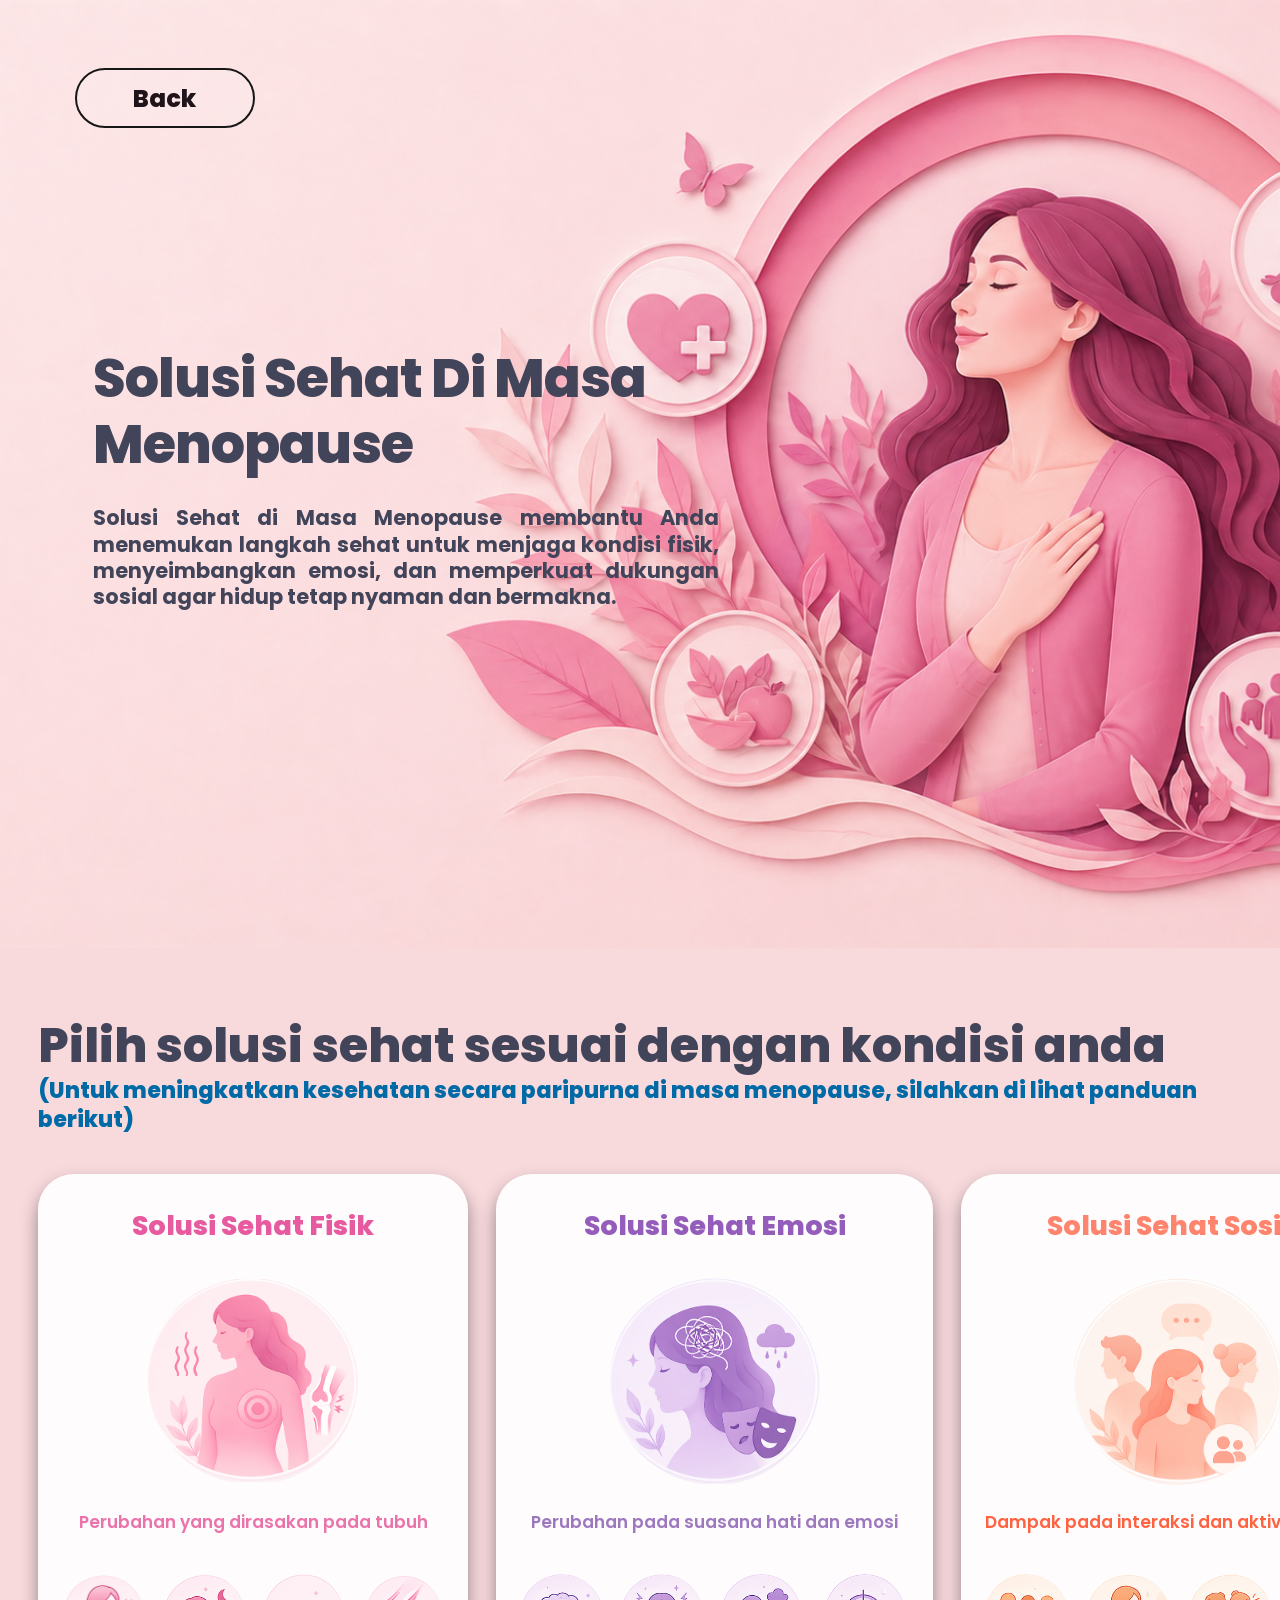
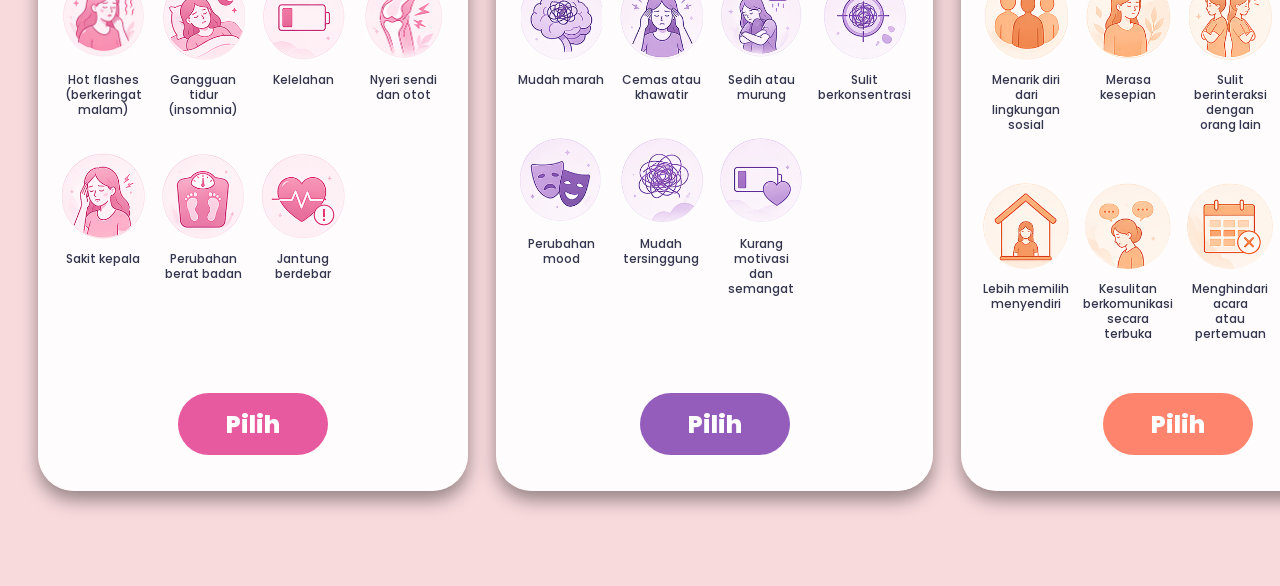
<file: edukasi.html>
<!DOCTYPE html>
<html lang="id">
<head>
  <meta charset="UTF-8" />
  <meta name="viewport" content="width=device-width, initial-scale=1.0" />

  <title>Edukasi - Solusi Sehat Menopause</title>

  <link rel="preconnect" href="https://fonts.googleapis.com" />
  <link rel="preconnect" href="https://fonts.gstatic.com" crossorigin />
  <link
    href="https://fonts.googleapis.com/css2?family=Poppins:wght@400;500;600;700;800&display=swap"
    rel="stylesheet"
  />
  <link rel="stylesheet" href="styles/style.css" />

  <style>
    .container {
      width: 94%;
      max-width: 1800px;
      margin: 0 auto;
    }

    .back-wrapper {
      width: 94%;
      max-width: 1800px;
      margin: 0 auto;
      display: flex;
      justify-content: flex-start;
    }

    .back-btn {
      margin-left: 0;
    }

    /* ================= SECTION DESKRIPSI ================= */

    .section-deskripsi {
      width: 100%;
      min-height: 100vh;
      background-image: url("img/edukasi.png");
      background-size: cover;
      background-position: center top;
      background-repeat: no-repeat;
      position: relative;
      padding: 68px 0 80px;
    }

    .deskripsi-content {
      min-height: calc(100vh - 160px);
      display: flex;
      align-items: center;
    }

    .hero-text {
      width: 44%;
      margin-left: 55px;
      margin-top: -40px;
    }

    .hero-text h1 {
      font-size: 64px;
      line-height: 1.22;
      font-weight: 800;
      color: #42445a;
      margin-bottom: 28px;
      letter-spacing: -1px;
    }

    .hero-text h3 {
      font-size: 24px;
      font-weight: 800;
      color: #006aa6;
      margin-bottom: 30px;
    }

    .hero-text p {
      max-width: 700px;
      font-size: 24px;
      line-height: 1.25;
      color: #42445a;
      font-weight: 700;
      text-align: justify;
    }

    /* ================= SECTION PANDUAN ================= */

    .section-panduan {
      width: 100%;
      background: #f8dadd;
      padding: 70px 0 95px;
    }

    .solution-title {
      margin-bottom: 40px;
    }

    .solution-title h2 {
      font-size: 48px;
      line-height: 1.15;
      font-weight: 800;
      color: #42445a;
      margin-bottom: 4px;
    }

    .solution-title p {
      font-size: 22px;
      line-height: 1.3;
      font-weight: 800;
      color: #006aa6;
    }

    .solution-cards {
      display: grid;
      grid-template-columns: repeat(3, 1fr);
      gap: 10px;
    }

    .solution-card {
      min-height: 880px;
      background: rgba(255, 255, 255, 0.92);
      border-radius: 36px;
      padding: 42px 28px 38px;
      box-shadow: 0 9px 18px rgba(0, 0, 0, 0.4);

      display: flex;
      flex-direction: column;
      align-items: center;

      transition: 0.3s ease;
    }

    .solution-card:hover {
      transform: translateY(-8px);
      box-shadow: 0 14px 24px rgba(0, 0, 0, 0.25);
    }

    .solution-card h3 {
      font-size: 32px;
      line-height: 1.15;
      font-weight: 800;
      text-align: center;
      margin-bottom: 34px;
    }

    .solution-card.fisik h3 {
      color: #e75a9f;
    }

    .solution-card.emosi h3 {
      color: #955dbb;
    }

    .solution-card.sosial h3 {
      color: #ff846d;
    }

    .main-icon {
      width: 210px;
      height: 210px;
      margin-bottom: 26px;
      border-radius: 50%;
      object-fit: contain;
    }

    .card-desc {
      font-size: 17px;
      line-height: 1.35;
      font-weight: 600;
      text-align: center;
      margin-bottom: 40px;
    }

    .solution-card.fisik .card-desc {
      color: #e973aa;
    }

    .solution-card.emosi .card-desc {
      color: #9d78bf;
    }

    .solution-card.sosial .card-desc {
      color: #ff6241;
    }

    .symptom-grid {
      width: 100%;
      display: grid;
      grid-template-columns: repeat(4, 1fr);
      column-gap: 24px;
      row-gap: 36px;
      margin-bottom: 52px;
    }

    .symptom-item {
      display: flex;
      flex-direction: column;
      align-items: center;
      text-align: center;
    }

    .symptom-item img {
      width: 86px;
      height: 86px;
      border-radius: 50%;
      object-fit: contain;
      margin-bottom: 12px;
    }

    .symptom-item p {
      font-size: 12px;
      line-height: 1.25;
      font-weight: 500;
      color: #34364f;
    }

    .btn-pilih {
      margin-top: auto;
      min-width: 150px;
      height: 62px;
      padding: 0 38px;

      display: inline-flex;
      align-items: center;
      justify-content: center;

      border-radius: 40px;
      color: white;
      font-size: 24px;
      font-weight: 800;

      transition: 0.3s ease;
    }

    .fisik .btn-pilih {
      background: #e75a9f;
    }

    .emosi .btn-pilih {
      background: #955dbb;
    }

    .sosial .btn-pilih {
      background: #ff846d;
    }

    .btn-pilih:hover {
      transform: translateY(-3px);
      filter: brightness(0.95);
    }

    /* ================= RESPONSIVE ================= */

    @media (max-width: 1350px) {
      .hero-text {
        width: 52%;
      }

      .hero-text h1 {
        font-size: 54px;
      }

      .hero-text p {
        font-size: 21px;
      }

      .solution-cards {
        gap: 28px;
      }

      .solution-card {
        padding: 36px 22px;
      }

      .solution-card h3 {
        font-size: 27px;
      }

      .symptom-grid {
        column-gap: 14px;
      }
    }

    @media (max-width: 1050px) {
      .section-deskripsi {
        min-height: auto;
        padding: 45px 0 90px;
        background-position: center top;
      }

      .back-wrapper {
        width: 90%;
        margin: 0 auto;
        justify-content: flex-start;
      }

      .deskripsi-content {
        min-height: auto;
        padding: 80px 0 40px;
      }

      .hero-text {
        width: 100%;
        margin-left: 0;
        margin-top: 0;

        background: rgba(255, 255, 255, 0.58);
        border-radius: 30px;
        padding: 35px;
      }

      .hero-text h1 {
        font-size: 46px;
      }

      .hero-text p {
        font-size: 20px;
      }

      .solution-title h2 {
        font-size: 40px;
      }

      .solution-cards {
        grid-template-columns: 1fr;
      }

      .solution-card {
        min-height: auto;
      }

      .symptom-grid {
        max-width: 680px;
      }
    }

    @media (max-width: 650px) {
      .container {
        width: 90%;
      }

      .section-deskripsi {
        padding: 35px 0 70px;
        min-height: auto;
        background-image: none;
        background: #f8dadd;
      }

      .back-wrapper {
        width: 90%;
        margin: 0 auto;
        justify-content: flex-start;
      }

      .back-btn {
        width: 150px;
        height: 52px;
        font-size: 18px;
      }

      .deskripsi-content {
        padding: 55px 0 20px;
      }

      .hero-text {
        padding: 25px;
      }

      .hero-text h1 {
        font-size: 34px;
      }

      .hero-text h3 {
        font-size: 18px;
      }

      .hero-text p {
        font-size: 16px;
        text-align: left;
      }

      .section-panduan {
        padding: 50px 0 70px;
      }

      .solution-title h2 {
        font-size: 32px;
      }

      .solution-title p {
        font-size: 16px;
      }

      .solution-card {
        border-radius: 28px;
        padding: 30px 18px;
      }

      .solution-card h3 {
        font-size: 24px;
      }

      .main-icon {
        width: 160px;
        height: 160px;
      }

      .symptom-grid {
        grid-template-columns: repeat(3, 1fr);
        column-gap: 12px;
        row-gap: 24px;
      }

      .symptom-item img {
        width: 68px;
        height: 68px;
      }

      .symptom-item p {
        font-size: 10px;
        line-height: 1.2;
      }

      .btn-pilih {
        height: 54px;
        font-size: 20px;
      }
    }
  </style>
</head>

<body>

  <!-- ================= SECTION DESKRIPSI ================= -->
  <section class="section-deskripsi">

    <div class="container">

      <div class="back-wrapper">
        <a href="index.html" class="back-btn">Back</a>
      </div>

      <div class="deskripsi-content">

        <div class="hero-text">
          <h1>
            Solusi Sehat Di Masa<br />
            Menopause
          </h1>

          <p>
            Solusi Sehat di Masa Menopause membantu Anda menemukan langkah sehat
            untuk menjaga kondisi fisik, menyeimbangkan emosi, dan memperkuat
            dukungan sosial agar hidup tetap nyaman dan bermakna.
          </p>
        </div>

      </div>

    </div>

  </section>

  <!-- ================= SECTION PANDUAN ================= -->
  <section class="section-panduan">

    <div class="container">

      <div class="solution-title">
        <h2>Pilih solusi sehat sesuai dengan kondisi anda</h2>
        <p>
          (Untuk meningkatkan kesehatan secara paripurna di masa menopause,
          silahkan di lihat panduan berikut)
        </p>
      </div>

      <div class="solution-cards">

        <!-- CARD FISIK -->
        <div class="solution-card fisik">

          <h3>Solusi Sehat Fisik</h3>

          <img
            src="img/solusi-fisik/icon-fisik.png"
            alt="Solusi Sehat Fisik"
            class="main-icon"
          />

          <p class="card-desc">
            Perubahan yang dirasakan pada tubuh
          </p>

          <div class="symptom-grid">

            <div class="symptom-item">
              <img src="img/solusi-fisik/hot-flashes.png" alt="Hot flashes" />
              <p>Hot flashes<br />(berkeringat malam)</p>
            </div>

            <div class="symptom-item">
              <img src="img/solusi-fisik/gangguan-tidur.png" alt="Gangguan tidur" />
              <p>Gangguan tidur<br />(insomnia)</p>
            </div>

            <div class="symptom-item">
              <img src="img/solusi-fisik/kelelahan.png" alt="Kelelahan" />
              <p>Kelelahan</p>
            </div>

            <div class="symptom-item">
              <img src="img/solusi-fisik/nyeri-sendi.png" alt="Nyeri sendi" />
              <p>Nyeri sendi<br />dan otot</p>
            </div>

            <div class="symptom-item">
              <img src="img/solusi-fisik/sakit-kepala.png" alt="Sakit kepala" />
              <p>Sakit kepala</p>
            </div>

            <div class="symptom-item">
              <img src="img/solusi-fisik/perubahan-berat-badan.png" alt="Perubahan berat badan" />
              <p>Perubahan<br />berat badan</p>
            </div>

            <div class="symptom-item">
              <img src="img/solusi-fisik/jantung-berdebar.png" alt="Jantung berdebar" />
              <p>Jantung<br />berdebar</p>
            </div>

          </div>

          <a href="solusi/solusi-fisik.html" class="btn-pilih">Pilih</a>

        </div>

        <!-- CARD EMOSI -->
        <div class="solution-card emosi">

          <h3>Solusi Sehat Emosi</h3>

          <img
            src="img/solusi-emosi/icon-emosi.png"
            alt="Solusi Sehat Emosi"
            class="main-icon"
          />

          <p class="card-desc">
            Perubahan pada suasana hati dan emosi
          </p>

          <div class="symptom-grid">

            <div class="symptom-item">
              <img src="img/solusi-emosi/mudah-marah.png" alt="Mudah marah" />
              <p>Mudah marah</p>
            </div>

            <div class="symptom-item">
              <img src="img/solusi-emosi/cemas.png" alt="Cemas atau khawatir" />
              <p>Cemas atau<br />khawatir</p>
            </div>

            <div class="symptom-item">
              <img src="img/solusi-emosi/sedih.png" alt="Sedih atau murung" />
              <p>Sedih atau<br />murung</p>
            </div>

            <div class="symptom-item">
              <img src="img/solusi-emosi/sulit-berkonsentrasi.png" alt="Sulit berkonsentrasi" />
              <p>Sulit<br />berkonsentrasi</p>
            </div>

            <div class="symptom-item">
              <img src="img/solusi-emosi/mood.png" alt="Perubahan mood" />
              <p>Perubahan<br />mood</p>
            </div>

            <div class="symptom-item">
              <img src="img/solusi-emosi/mudah-tersinggung.png" alt="Mudah tersinggung" />
              <p>Mudah<br />tersinggung</p>
            </div>

            <div class="symptom-item">
              <img src="img/solusi-emosi/kurang-motivasi.png" alt="Kurang motivasi" />
              <p>Kurang motivasi<br />dan semangat</p>
            </div>

          </div>

          <a href="solusi/solusi-emosi.html" class="btn-pilih">Pilih</a>

        </div>

        <!-- CARD SOSIAL -->
        <div class="solution-card sosial">

          <h3>Solusi Sehat Sosial</h3>

          <img
            src="img/solusi-sosial/icon-sosial.png"
            alt="Solusi Sehat Sosial"
            class="main-icon"
          />

          <p class="card-desc">
            Dampak pada interaksi dan aktivitas sosial
          </p>

          <div class="symptom-grid">

            <div class="symptom-item">
              <img src="img/solusi-sosial/menarik-diri.png" alt="Menarik diri" />
              <p>Menarik diri dari<br />lingkungan sosial</p>
            </div>

            <div class="symptom-item">
              <img src="img/solusi-sosial/kesepian.png" alt="Merasa kesepian" />
              <p>Merasa<br />kesepian</p>
            </div>

            <div class="symptom-item">
              <img src="img/solusi-sosial/sulit-berinteraksi.png" alt="Sulit berinteraksi" />
              <p>Sulit berinteraksi<br />dengan orang lain</p>
            </div>

            <div class="symptom-item">
              <img src="img/solusi-sosial/kehilangan-minat.png" alt="Kehilangan minat" />
              <p>Kehilangan minat<br />pada aktivitas sosial</p>
            </div>

            <div class="symptom-item">
              <img src="img/solusi-sosial/menyendiri.png" alt="Lebih memilih menyendiri" />
              <p>Lebih memilih<br />menyendiri</p>
            </div>

            <div class="symptom-item">
              <img src="img/solusi-sosial/kesulita-berkomunikasi.png" alt="Kesulitan berkomunikasi" />
              <p>Kesulitan berkomunikasi<br />secara terbuka</p>
            </div>

            <div class="symptom-item">
              <img src="img/solusi-sosial/menghindari-acara.png" alt="Menghindari acara" />
              <p>Menghindari acara<br />atau pertemuan</p>
            </div>

          </div>

          <a href="solusi/solusi-sosial.html" class="btn-pilih">Pilih</a>

        </div>

      </div>

    </div>

  </section>

</body>
</html>
</file>
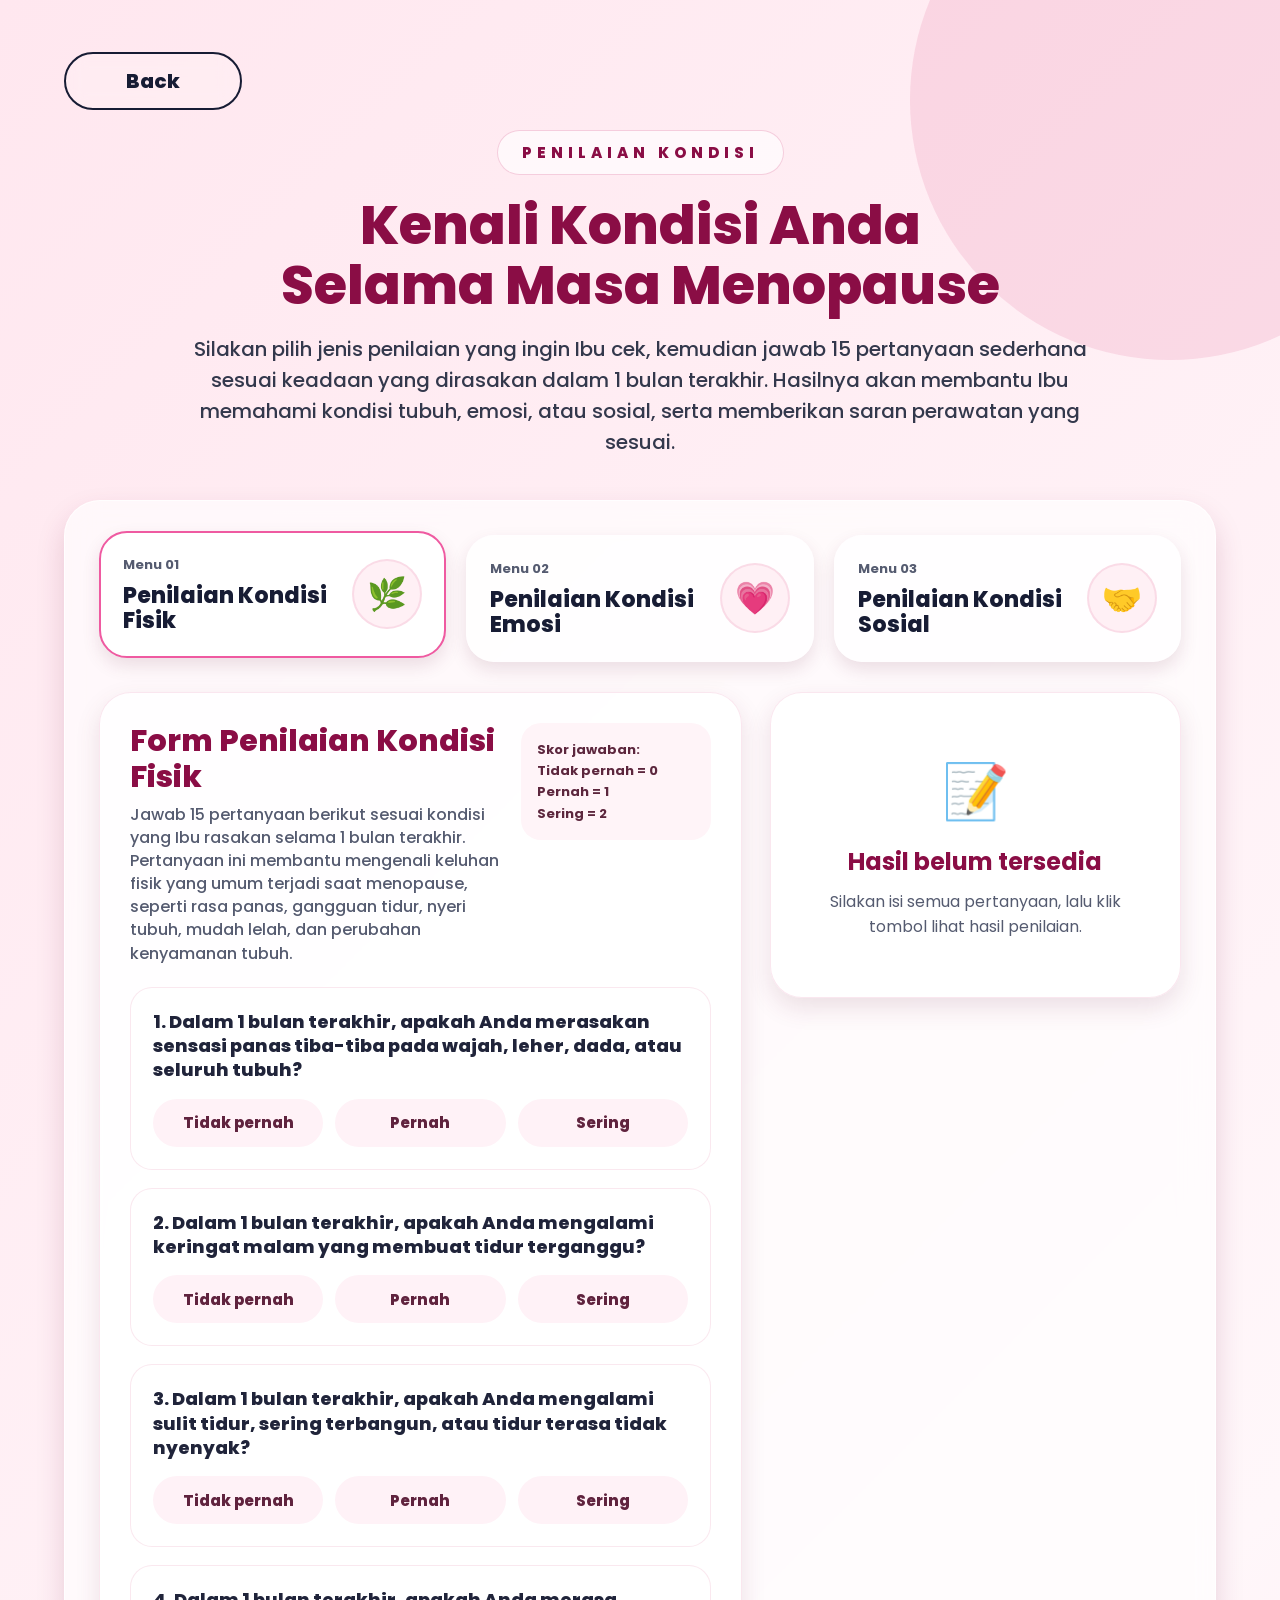
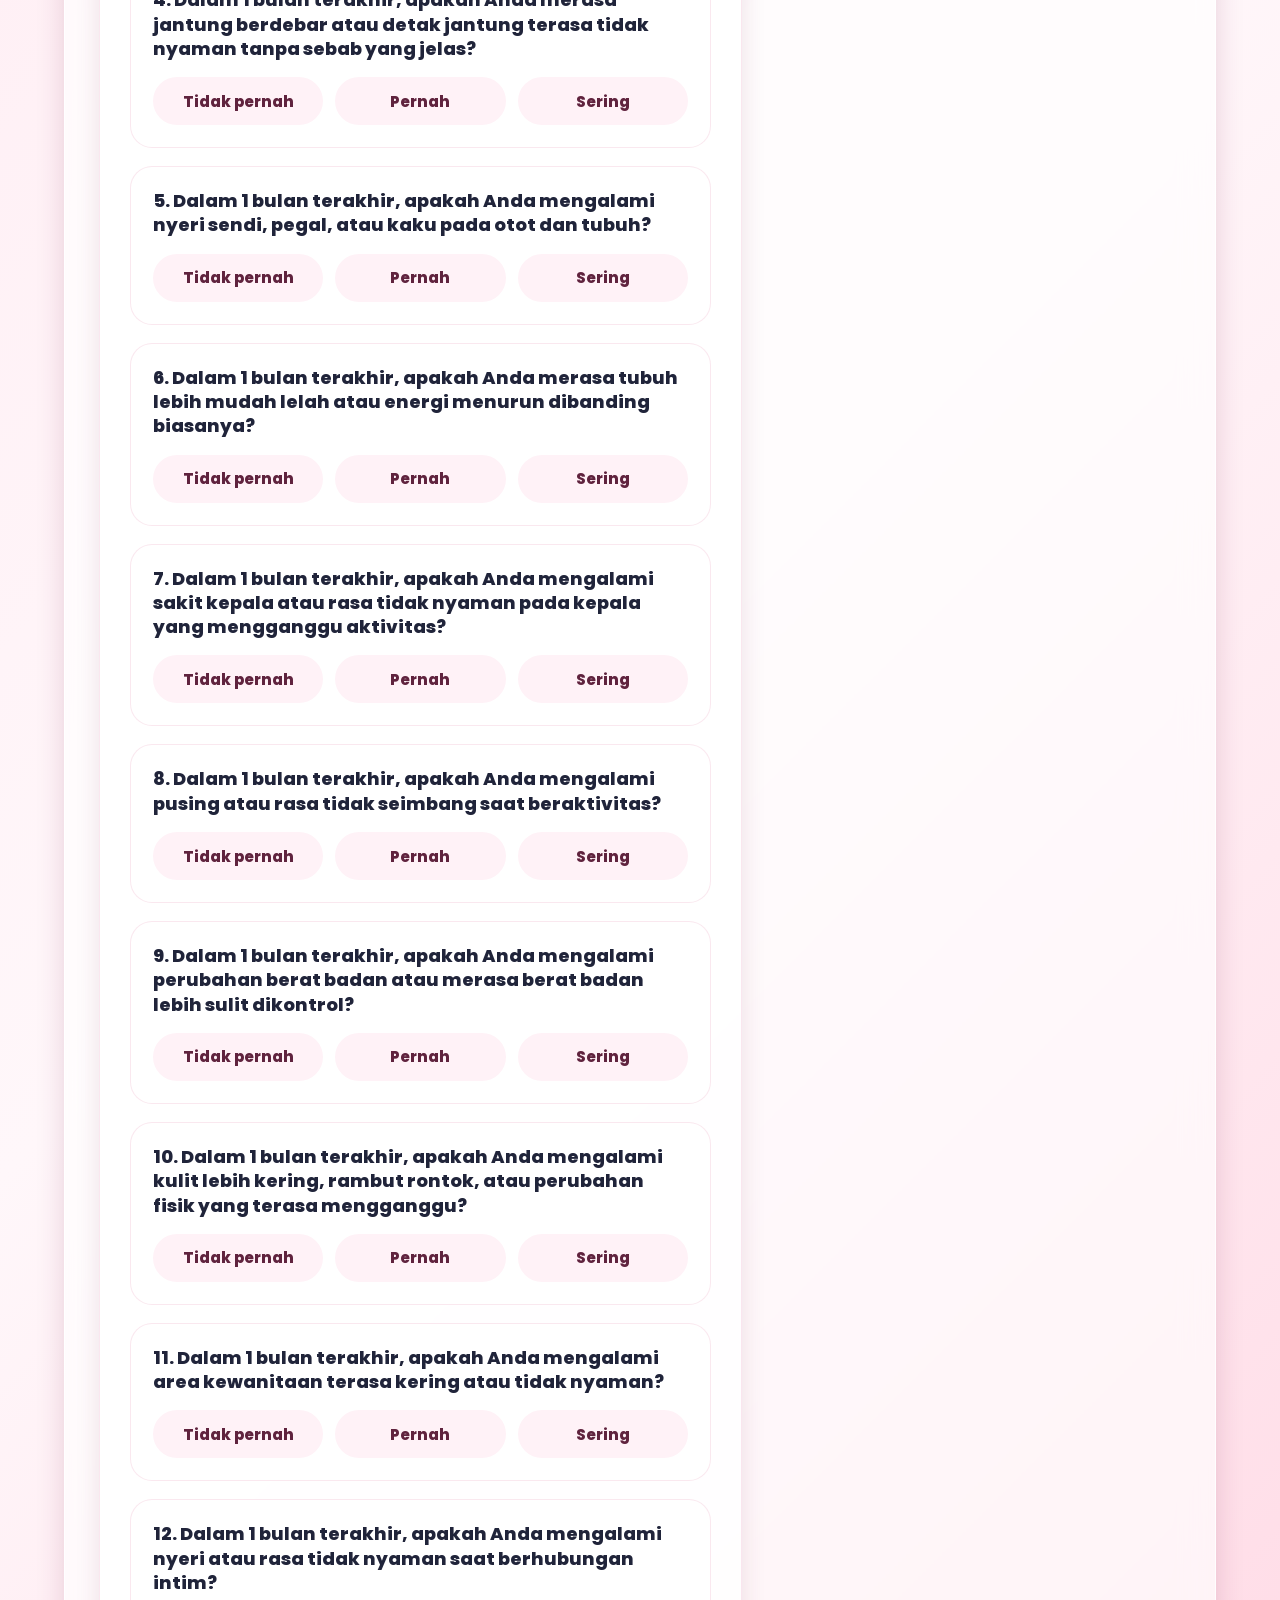
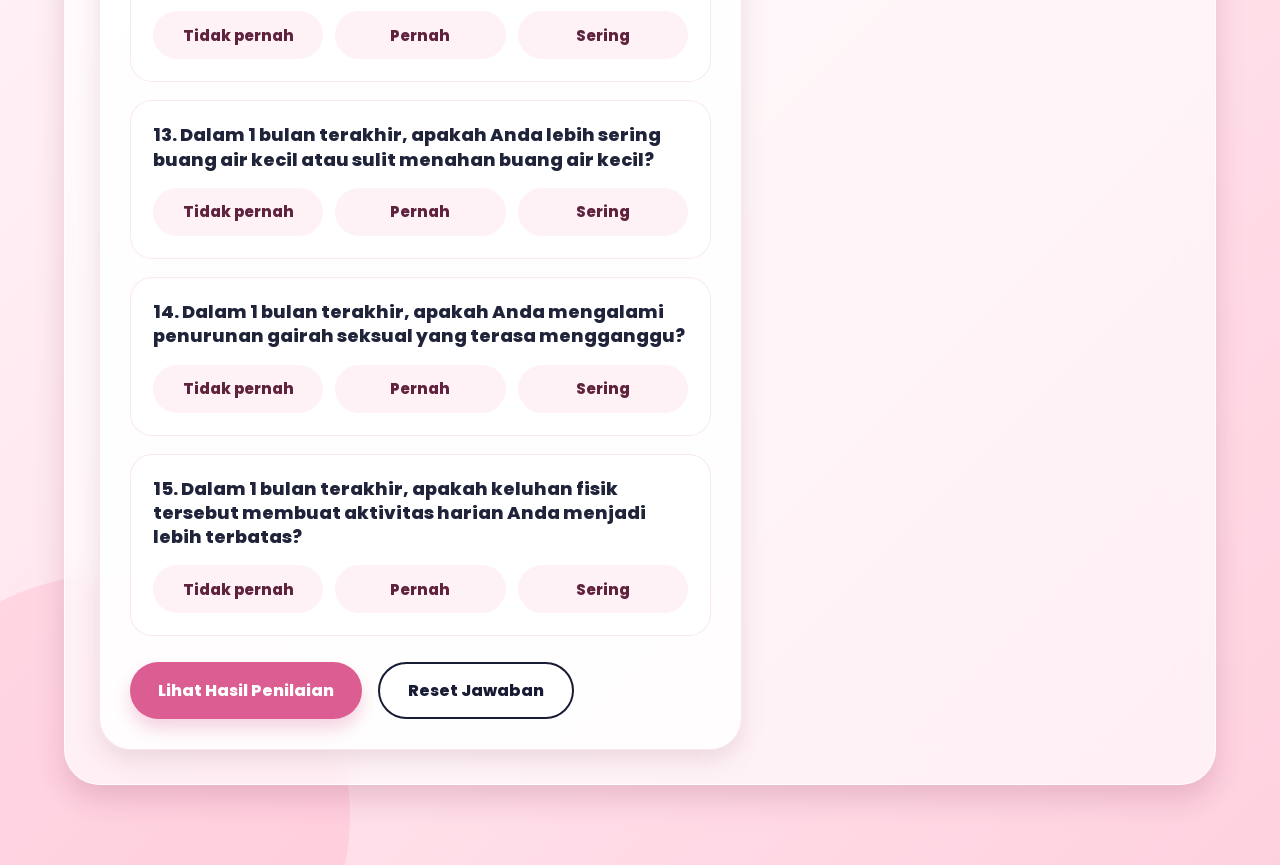
<file: penilaian-kondisi.html>
<!DOCTYPE html>
<html lang="id">
<head>
  <meta charset="UTF-8" />
  <meta name="viewport" content="width=device-width, initial-scale=1.0" />
  <title>FEMOS - Penilaian Kondisi</title>

  <link rel="preconnect" href="https://fonts.googleapis.com" />
  <link rel="preconnect" href="https://fonts.gstatic.com" crossorigin />
  <link href="https://fonts.googleapis.com/css2?family=Poppins:wght@400;500;600;700;800&display=swap" rel="stylesheet" />

  <style>
    * {
      margin: 0;
      padding: 0;
      box-sizing: border-box;
      font-family: "Poppins", sans-serif;
    }

    :root {
      --pink-main: #dc5d91;
      --pink-soft: #ffe6ee;
      --pink-light: #fff2f6;
      --pink-dark: #8a0d45;
      --purple: #7b4db3;
      --orange: #f47f68;
      --text: #171c34;
      --muted: #555b70;
      --white: #ffffff;
      --shadow: 0 14px 28px rgba(125, 35, 75, 0.18);
    }

    body {
      min-height: 100vh;
      background: linear-gradient(135deg, #ffe7ef 0%, #fff7fa 52%, #ffd1df 100%);
      color: var(--text);
      overflow-x: hidden;
    }

    a {
      color: inherit;
      text-decoration: none;
    }

    button,
    input {
      font-family: inherit;
    }

    button {
      border: none;
      cursor: pointer;
    }

    .page {
      width: 100%;
      min-height: 100vh;
      padding: 34px 0 80px;
      position: relative;
      overflow: hidden;
    }

    .page::before {
      content: "";
      position: absolute;
      width: 520px;
      height: 520px;
      border-radius: 50%;
      background: rgba(220, 93, 145, 0.16);
      top: -160px;
      right: -150px;
      z-index: 0;
    }

    .page::after {
      content: "";
      position: absolute;
      width: 480px;
      height: 480px;
      border-radius: 50%;
      background: rgba(255, 139, 177, 0.2);
      bottom: -190px;
      left: -130px;
      z-index: 0;
    }

    .container {
      width: 90%;
      max-width: 1320px;
      margin: 0 auto;
      position: relative;
      z-index: 1;
    }

    .back-btn {
      position: sticky;
      top: 18px;
      z-index: 30;
      backdrop-filter: blur(10px);
      display: inline-flex;
      align-items: center;
      justify-content: center;
      width: 178px;
      height: 58px;
      border: 2px solid #171c34;
      border-radius: 50px;
      background: rgba(255, 255, 255, 0.18);
      color: #171c34;
      font-size: 20px;
      font-weight: 800;
      transition: 0.25s ease;
      margin-bottom: 38px;
    }

    .back-btn:hover {
      background: #171c34;
      color: white;
      transform: translateY(-2px);
    }

    .hero {
      text-align: center;
      margin-bottom: 42px;
    }

    .hero-label {
      display: inline-block;
      color: var(--pink-dark);
      background: rgba(255, 255, 255, 0.65);
      border: 1px solid rgba(220, 93, 145, 0.28);
      padding: 10px 24px;
      border-radius: 999px;
      font-size: 15px;
      font-weight: 800;
      letter-spacing: 5px;
      text-transform: uppercase;
      margin-bottom: 20px;
    }

    .hero h1 {
      color: var(--pink-dark);
      font-size: 54px;
      line-height: 1.12;
      font-weight: 800;
      margin-bottom: 18px;
    }

    .hero p {
      max-width: 920px;
      margin: 0 auto;
      color: #33384c;
      font-size: 20px;
      line-height: 1.55;
      font-weight: 500;
    }

    .app-card {
      background: rgba(255, 255, 255, 0.65);
      border: 1px solid rgba(255, 255, 255, 0.8);
      box-shadow: var(--shadow);
      border-radius: 36px;
      padding: 34px;
      backdrop-filter: blur(16px);
    }

    .menu-tabs {
      display: grid;
      grid-template-columns: repeat(3, 1fr);
      gap: 20px;
      margin-bottom: 30px;
    }

    .menu-tab {
      min-height: 126px;
      border-radius: 28px;
      background: rgba(255, 255, 255, 0.78);
      box-shadow: 0 8px 17px rgba(105, 35, 67, 0.13);
      border: 2px solid transparent;
      padding: 22px;
      text-align: left;
      transition: 0.25s ease;
      display: flex;
      justify-content: space-between;
      gap: 18px;
      align-items: center;
    }

    .menu-tab:hover,
    .menu-tab.active {
      transform: translateY(-4px);
      background: #fff;
      border-color: rgba(220, 93, 145, 0.38);
    }

    .menu-tab.active.fisik {
      border-color: #ef5aa1;
    }

    .menu-tab.active.emosi {
      border-color: #9559bf;
    }

    .menu-tab.active.sosial {
      border-color: #ff8068;
    }

    .tab-text small {
      display: block;
      color: var(--muted);
      font-size: 13px;
      font-weight: 700;
      margin-bottom: 8px;
    }

    .tab-text strong {
      display: block;
      color: var(--text);
      font-size: 22px;
      line-height: 1.15;
      font-weight: 800;
    }

    .tab-icon {
      flex: 0 0 70px;
      width: 70px;
      height: 70px;
      border-radius: 50%;
      display: grid;
      place-items: center;
      background: #fff0f5;
      font-size: 32px;
      box-shadow: inset 0 0 0 2px rgba(220, 93, 145, 0.14);
    }

    .content-grid {
      display: grid;
      grid-template-columns: minmax(0, 1.22fr) minmax(340px, 0.78fr);
      gap: 28px;
      align-items: start;
    }

    .form-panel,
    .result-panel,
    .recommendation-panel {
      background: rgba(255, 255, 255, 0.84);
      border-radius: 32px;
      box-shadow: 0 10px 24px rgba(105, 35, 67, 0.13);
      border: 1px solid rgba(220, 93, 145, 0.15);
    }

    .form-panel {
      padding: 30px;
    }

    .section-heading {
      display: flex;
      justify-content: space-between;
      gap: 20px;
      align-items: flex-start;
      margin-bottom: 22px;
    }

    .section-heading h2 {
      color: var(--pink-dark);
      font-size: 30px;
      line-height: 1.2;
      font-weight: 800;
      margin-bottom: 8px;
    }

    .section-heading p {
      color: var(--muted);
      font-size: 16px;
      line-height: 1.45;
      font-weight: 500;
    }

    .score-guide {
      min-width: 190px;
      background: #fff4f8;
      border-radius: 20px;
      padding: 16px;
      font-size: 13px;
      color: #5c263d;
      font-weight: 700;
      line-height: 1.65;
    }

    .question-list {
      display: grid;
      gap: 18px;
    }

    .question-card {
      background: #fff;
      border-radius: 22px;
      padding: 22px;
      border: 1px solid rgba(220, 93, 145, 0.14);
      transition: 0.2s ease;
    }

    .question-card:hover {
      box-shadow: 0 8px 18px rgba(105, 35, 67, 0.1);
    }

    .question-card h3 {
      font-size: 18px;
      line-height: 1.35;
      font-weight: 800;
      color: #20243a;
      margin-bottom: 16px;
    }

    .answer-group {
      display: grid;
      grid-template-columns: repeat(3, 1fr);
      gap: 12px;
    }

    .answer-option input {
      display: none;
    }

    .answer-option span {
      display: flex;
      align-items: center;
      justify-content: center;
      min-height: 48px;
      padding: 10px 14px;
      border-radius: 999px;
      background: #fff2f7;
      border: 2px solid transparent;
      color: #60233e;
      font-size: 15px;
      font-weight: 800;
      text-align: center;
      cursor: pointer;
      transition: 0.2s ease;
    }

    .answer-option input:checked + span {
      background: var(--pink-main);
      color: white;
      border-color: #c64b80;
      box-shadow: 0 7px 14px rgba(220, 93, 145, 0.25);
    }

    .form-actions {
      display: flex;
      gap: 16px;
      flex-wrap: wrap;
      margin-top: 26px;
    }

    .btn {
      min-height: 54px;
      padding: 14px 28px;
      border-radius: 999px;
      font-size: 16px;
      font-weight: 800;
      transition: 0.25s ease;
    }

    .btn-primary {
      background: var(--pink-main);
      color: #fff;
      box-shadow: 0 10px 16px rgba(220, 93, 145, 0.25);
    }

    .btn-primary:hover {
      background: #c84d80;
      transform: translateY(-2px);
    }

    .btn-secondary {
      background: #fff;
      color: #171c34;
      border: 2px solid #171c34;
    }

    .btn-secondary:hover {
      background: #171c34;
      color: #fff;
      transform: translateY(-2px);
    }

    .side-stack {
      display: grid;
      gap: 24px;
      position: sticky;
      top: 96px;
    }

    .result-panel {
      padding: 28px;
    }

    .empty-state {
      padding: 30px 8px;
      text-align: center;
      color: var(--muted);
    }

    .empty-state .emoji {
      font-size: 54px;
      margin-bottom: 12px;
    }

    .empty-state h3 {
      color: var(--pink-dark);
      font-size: 24px;
      margin-bottom: 10px;
    }

    .result-content {
      display: none;
    }

    .result-content.show {
      display: block;
    }

    .result-badge {
      display: inline-flex;
      align-items: center;
      justify-content: center;
      background: #fff0f5;
      color: var(--pink-dark);
      border-radius: 999px;
      padding: 10px 18px;
      font-size: 14px;
      font-weight: 800;
      margin-bottom: 16px;
    }

    .score-box {
      background: linear-gradient(135deg, #dc5d91, #f48caf);
      border-radius: 26px;
      color: #fff;
      padding: 22px;
      margin-bottom: 22px;
    }

    .score-box small {
      display: block;
      font-size: 14px;
      opacity: 0.9;
      font-weight: 700;
      margin-bottom: 6px;
    }

    .score-box strong {
      display: block;
      font-size: 42px;
      line-height: 1;
      font-weight: 800;
    }

    .result-item {
      margin-bottom: 20px;
      padding-bottom: 18px;
      border-bottom: 1px solid rgba(220, 93, 145, 0.18);
    }

    .result-item:last-child {
      border-bottom: none;
      margin-bottom: 0;
      padding-bottom: 0;
    }

    .result-item h4 {
      color: var(--pink-dark);
      font-size: 18px;
      font-weight: 800;
      margin-bottom: 8px;
    }

    .result-item p {
      color: #30364a;
      font-size: 15px;
      line-height: 1.48;
      font-weight: 500;
    }

    .result-actions {
      display: none;
      gap: 12px;
      flex-wrap: wrap;
      margin-top: 24px;
    }

    .result-actions.show {
      display: flex;
    }

    .result-actions .btn {
      flex: 1;
      padding-left: 18px;
      padding-right: 18px;
    }

    .recommendation-panel {
      display: none;
      padding: 28px;
    }

    .recommendation-panel.show {
      display: block;
    }

    .recommendation-panel h3 {
      color: var(--pink-dark);
      font-size: 24px;
      line-height: 1.2;
      font-weight: 800;
      margin-bottom: 18px;
    }

    .recommendation-list {
      list-style: none;
      display: grid;
      gap: 14px;
    }

    .recommendation-list li {
      background: #fff;
      border-radius: 18px;
      padding: 16px 18px;
      border-left: 6px solid var(--pink-main);
      box-shadow: 0 5px 12px rgba(105, 35, 67, 0.08);
    }

    .recommendation-list strong {
      display: block;
      font-size: 16px;
      color: #171c34;
      margin-bottom: 5px;
    }

    .recommendation-list p {
      color: var(--muted);
      font-size: 14px;
      line-height: 1.45;
      font-weight: 500;
    }

    .print-only {
      display: none;
    }

    @media (max-width: 1080px) {
      .hero h1 {
        font-size: 44px;
      }

      .menu-tabs,
      .content-grid {
        grid-template-columns: 1fr;
      }

      .menu-tab {
        min-height: 110px;
      }

      .side-stack {
        position: static;
      }
    }

    @media (max-width: 650px) {
      .page {
        padding-top: 24px;
      }

      .container {
        width: 92%;
      }

      .back-btn {
        width: 145px;
        height: 50px;
        font-size: 17px;
        margin-bottom: 28px;
      }

      .hero-label {
        font-size: 12px;
        letter-spacing: 3px;
      }

      .hero h1 {
        font-size: 33px;
      }

      .hero p {
        font-size: 16px;
      }

      .app-card {
        padding: 18px;
        border-radius: 26px;
      }

      .menu-tab {
        padding: 18px;
      }

      .tab-text strong {
        font-size: 19px;
      }

      .tab-icon {
        width: 58px;
        height: 58px;
        flex-basis: 58px;
        font-size: 26px;
      }

      .form-panel,
      .result-panel,
      .recommendation-panel {
        border-radius: 24px;
        padding: 20px;
      }

      .section-heading {
        display: block;
      }

      .section-heading h2 {
        font-size: 25px;
      }

      .score-guide {
        margin-top: 16px;
      }

      .answer-group {
        grid-template-columns: 1fr;
      }

      .btn,
      .form-actions .btn,
      .result-actions .btn {
        width: 100%;
        flex: auto;
      }
    }

    @media print {
      body {
        background: #fff;
      }

      .page {
        padding: 0;
        background: #fff;
      }

      .page::before,
      .page::after,
      .back-btn,
      .hero,
      .menu-tabs,
      .form-panel,
      .recommendation-panel,
      .result-actions {
        display: none !important;
      }

      .container {
        width: 100%;
        max-width: none;
      }

      .app-card,
      .result-panel {
        box-shadow: none;
        border: none;
        background: #fff;
        padding: 0;
        border-radius: 0;
      }

      .content-grid {
        display: block;
      }

      .side-stack {
        position: static;
      }

      .empty-state {
        display: none !important;
      }

      .result-content.show {
        display: block !important;
      }

      .print-only {
        display: block;
        text-align: center;
        margin-bottom: 28px;
      }

      .print-only h1 {
        color: #8a0d45;
        font-size: 28px;
        margin-bottom: 8px;
      }

      .print-only p {
        font-size: 13px;
        color: #444;
      }

      .score-box {
        color: #111;
        background: #f8d9e4;
        border: 1px solid #e6a2bc;
      }
    }
  </style>
</head>
<body>
  <main class="page">
    <div class="container">
      <a href="index.html" class="back-btn">Back</a>

      <section class="hero">
        <span class="hero-label">Penilaian Kondisi</span>
        <h1>Kenali Kondisi Anda<br />Selama Masa Menopause</h1>
        <p>
            Silakan pilih jenis penilaian yang ingin Ibu cek, kemudian jawab 15 pertanyaan sederhana sesuai keadaan yang dirasakan dalam 1 bulan terakhir. Hasilnya akan membantu Ibu memahami kondisi tubuh, emosi, atau sosial, serta memberikan saran perawatan yang sesuai.
        </p>
      </section>

      <section class="app-card">
        <div class="menu-tabs">
          <button class="menu-tab fisik active" data-type="fisik">
            <span class="tab-text">
              <small>Menu 01</small>
              <strong>Penilaian Kondisi Fisik</strong>
            </span>
            <span class="tab-icon">🌿</span>
          </button>

          <button class="menu-tab emosi" data-type="emosi">
            <span class="tab-text">
              <small>Menu 02</small>
              <strong>Penilaian Kondisi Emosi</strong>
            </span>
            <span class="tab-icon">💗</span>
          </button>

          <button class="menu-tab sosial" data-type="sosial">
            <span class="tab-text">
              <small>Menu 03</small>
              <strong>Penilaian Kondisi Sosial</strong>
            </span>
            <span class="tab-icon">🤝</span>
          </button>
        </div>

        <div class="content-grid">
          <section class="form-panel">
            <div class="section-heading">
              <div>
                <h2 id="formTitle">Form Penilaian Kondisi Fisik</h2>
                <p id="formDescription">Jawab setiap pertanyaan sesuai kondisi yang paling sering Anda rasakan.</p>
              </div>
              <div class="score-guide">
                Skor jawaban:<br />Tidak pernah = 0<br />Pernah = 1<br />Sering = 2
              </div>
            </div>

            <form id="assessmentForm">
              <div class="question-list" id="questionList"></div>

              <div class="form-actions">
                <button type="submit" class="btn btn-primary">Lihat Hasil Penilaian</button>
                <button type="button" class="btn btn-secondary" id="resetBtn">Reset Jawaban</button>
              </div>
            </form>
          </section>

          <aside class="side-stack">
            <section class="result-panel" id="printArea">
              <div class="print-only">
                <h1>Hasil Penilaian Kondisi FEMOS</h1>
                <p>Dokumen ini dibuat otomatis berdasarkan jawaban pada halaman penilaian kondisi.</p>
              </div>

              <div class="empty-state" id="emptyState">
                <div class="emoji">📝</div>
                <h3>Hasil belum tersedia</h3>
                <p>Silakan isi semua pertanyaan, lalu klik tombol lihat hasil penilaian.</p>
              </div>

              <div class="result-content" id="resultContent">
                <span class="result-badge" id="resultCategory">Hasil Penilaian Kondisi Fisik</span>

                <div class="score-box">
                  <small>Total Skor</small>
                  <strong id="scoreText">0/0</strong>
                </div>

                <div class="result-item">
                  <h4 id="conditionTitle">Hasil Penilaian Kondisi</h4>
                  <p id="conditionText"></p>
                </div>

                <div class="result-item">
                  <h4>Ringkasan Hasil</h4>
                  <p id="summaryText"></p>
                </div>

                <div class="result-item">
                  <h4>Fokus Utama Perawatan</h4>
                  <p id="focusText"></p>
                </div>
              </div>

              <div class="result-actions" id="resultActions">
                <button type="button" class="btn btn-primary" id="recommendationBtn">Lihat Rekomendasi Perawatan</button>
                <button type="button" class="btn btn-secondary" id="printBtn">Cetak Hasil</button>
              </div>
            </section>

            <section class="recommendation-panel" id="recommendationPanel">
              <h3 id="recommendationTitle">Rekomendasi Perawatan</h3>
              <ul class="recommendation-list" id="recommendationList"></ul>
            </section>
          </aside>
        </div>
      </section>
    </div>
  </main>

  <script>
    const assessments = {
      fisik: {
        title: "Form Penilaian Kondisi Fisik",
        description: "Jawab 15 pertanyaan berikut sesuai kondisi yang Ibu rasakan selama 1 bulan terakhir. Pertanyaan ini membantu mengenali keluhan fisik yang umum terjadi saat menopause, seperti rasa panas, gangguan tidur, nyeri tubuh, mudah lelah, dan perubahan kenyamanan tubuh.",
        label: "Hasil Penilaian Kondisi Fisik",
        conditionTitle: "Hasil Penilaian Kondisi Fisik",
        questions: [
          "Dalam 1 bulan terakhir, apakah Anda merasakan sensasi panas tiba-tiba pada wajah, leher, dada, atau seluruh tubuh?",
          "Dalam 1 bulan terakhir, apakah Anda mengalami keringat malam yang membuat tidur terganggu?",
          "Dalam 1 bulan terakhir, apakah Anda mengalami sulit tidur, sering terbangun, atau tidur terasa tidak nyenyak?",
          "Dalam 1 bulan terakhir, apakah Anda merasa jantung berdebar atau detak jantung terasa tidak nyaman tanpa sebab yang jelas?",
          "Dalam 1 bulan terakhir, apakah Anda mengalami nyeri sendi, pegal, atau kaku pada otot dan tubuh?",
          "Dalam 1 bulan terakhir, apakah Anda merasa tubuh lebih mudah lelah atau energi menurun dibanding biasanya?",
          "Dalam 1 bulan terakhir, apakah Anda mengalami sakit kepala atau rasa tidak nyaman pada kepala yang mengganggu aktivitas?",
          "Dalam 1 bulan terakhir, apakah Anda mengalami pusing atau rasa tidak seimbang saat beraktivitas?",
          "Dalam 1 bulan terakhir, apakah Anda mengalami perubahan berat badan atau merasa berat badan lebih sulit dikontrol?",
          "Dalam 1 bulan terakhir, apakah Anda mengalami kulit lebih kering, rambut rontok, atau perubahan fisik yang terasa mengganggu?",
          "Dalam 1 bulan terakhir, apakah Anda mengalami area kewanitaan terasa kering atau tidak nyaman?",
          "Dalam 1 bulan terakhir, apakah Anda mengalami nyeri atau rasa tidak nyaman saat berhubungan intim?",
          "Dalam 1 bulan terakhir, apakah Anda lebih sering buang air kecil atau sulit menahan buang air kecil?",
          "Dalam 1 bulan terakhir, apakah Anda mengalami penurunan gairah seksual yang terasa mengganggu?",
          "Dalam 1 bulan terakhir, apakah keluhan fisik tersebut membuat aktivitas harian Anda menjadi lebih terbatas?"
        ],
        focus: {
          low: "Pertahankan pola hidup sehat dengan hidrasi cukup, aktivitas fisik ringan, pola tidur teratur, serta catat perubahan fisik yang mulai muncul.",
          medium: "Fokus pada pengaturan tidur, manajemen keringat malam, olahraga ringan, nutrisi seimbang, dan pemantauan keluhan fisik yang mulai mengganggu.",
          high: "Prioritaskan keluhan utama seperti keringat malam, gangguan tidur, nyeri tubuh, gangguan urogenital, serta konsultasi dengan tenaga kesehatan bila gejala sering mengganggu aktivitas."
        },
        recommendations: {
          low: [
            ["Jaga rutinitas sehat", "Minum air cukup, konsumsi makanan bergizi, dan tetap aktif bergerak setiap hari."],
            ["Olahraga ringan", "Lakukan jalan kaki, peregangan, atau senam ringan 15-30 menit secara rutin."],
            ["Catat gejala", "Pantau keringat malam, kualitas tidur, nyeri tubuh, dan keluhan urogenital agar perubahan mudah dikenali."]
          ],
          medium: [
            ["Manajemen keringat malam", "Gunakan pakaian nyaman, pilih bahan yang menyerap keringat, dan kenali pemicu seperti suhu panas, stres, kafein, atau makanan pedas."],
            ["Rutinitas tidur", "Tidur dan bangun di jam yang sama, kurangi layar sebelum tidur, serta buat kamar lebih sejuk dan nyaman."],
            ["Nutrisi dan tulang", "Perbanyak sayur, buah, protein, serta makanan tinggi kalsium dan vitamin D sesuai kebutuhan."],
            ["Aktivitas fisik teratur", "Pilih olahraga ringan yang konsisten, seperti jalan kaki, yoga ringan, atau peregangan."]
          ],
          high: [
            ["Konsultasi kesehatan", "Bicarakan keluhan fisik dengan tenaga kesehatan, terutama bila keringat malam, nyeri, gangguan tidur, atau keluhan urogenital sering terjadi."],
            ["Rencana tidur intensif", "Buat jadwal tidur konsisten, kurangi kafein sore/malam, dan lakukan relaksasi sebelum tidur."],
            ["Perawatan area kewanitaan", "Diskusikan keluhan kering, nyeri, atau gangguan berkemih dengan tenaga kesehatan agar mendapat saran aman."],
            ["Dukungan gaya hidup", "Kombinasikan makan bergizi, hidrasi, aktivitas fisik, dan pengelolaan stres sesuai kemampuan tubuh."]
          ]
        }
      },
      emosi: {
        title: "Form Penilaian Kondisi Emosi",
        description: "Jawab 15 pertanyaan berikut sesuai kondisi emosi yang Ibu rasakan selama 1 bulan terakhir. Pertanyaan ini membantu mengenali perubahan suasana hati, rasa cemas, mudah marah, sedih, sulit fokus, atau perasaan kurang nyaman selama masa menopause.",
        label: "Hasil Penilaian Kondisi Emosi",
        conditionTitle: "Hasil Penilaian Kondisi Emosi",
        questions: [
          "Dalam 1 bulan terakhir, apakah Anda merasa lebih mudah cemas atau khawatir dibanding biasanya?",
          "Dalam 1 bulan terakhir, apakah Anda merasa tegang, gelisah, atau sulit merasa rileks?",
          "Dalam 1 bulan terakhir, apakah suasana hati Anda mudah berubah secara tiba-tiba?",
          "Dalam 1 bulan terakhir, apakah Anda menjadi lebih mudah marah atau tersinggung?",
          "Dalam 1 bulan terakhir, apakah Anda merasa sedih, murung, atau kehilangan semangat?",
          "Dalam 1 bulan terakhir, apakah Anda merasa tidak puas terhadap diri sendiri atau kehidupan sehari-hari?",
          "Dalam 1 bulan terakhir, apakah Anda merasa kurang percaya diri karena perubahan tubuh atau kondisi menopause?",
          "Dalam 1 bulan terakhir, apakah Anda mengalami sulit berkonsentrasi saat bekerja, belajar, atau mengurus aktivitas harian?",
          "Dalam 1 bulan terakhir, apakah Anda menjadi lebih mudah lupa atau merasa daya ingat menurun?",
          "Dalam 1 bulan terakhir, apakah Anda merasa stres karena keluhan fisik atau perubahan yang sedang dialami?",
          "Dalam 1 bulan terakhir, apakah Anda merasa cepat lelah secara mental meskipun aktivitas tidak terlalu berat?",
          "Dalam 1 bulan terakhir, apakah Anda merasa kehilangan minat terhadap aktivitas yang biasanya disukai?",
          "Dalam 1 bulan terakhir, apakah Anda merasa sulit mengendalikan emosi saat menghadapi masalah kecil?",
          "Dalam 1 bulan terakhir, apakah Anda merasa membutuhkan dukungan emosional tetapi sulit mengungkapkannya?",
          "Dalam 1 bulan terakhir, apakah perubahan emosi membuat hubungan atau aktivitas harian Anda terganggu?"
        ],
        focus: {
          low: "Pertahankan keseimbangan emosi dengan istirahat cukup, aktivitas menyenangkan, komunikasi terbuka, dan kebiasaan relaksasi ringan.",
          medium: "Fokus pada relaksasi, jurnal emosi, pengelolaan stres, dukungan orang terdekat, serta mengenali pemicu perubahan suasana hati.",
          high: "Prioritaskan dukungan emosional yang lebih kuat, teknik menenangkan diri, komunikasi dengan orang terdekat, serta konsultasi profesional bila emosi terasa berat atau mengganggu aktivitas."
        },
        recommendations: {
          low: [
            ["Me time terjadwal", "Luangkan waktu untuk kegiatan yang membuat Anda tenang dan nyaman."],
            ["Komunikasi ringan", "Ceritakan perasaan kepada orang yang dipercaya agar emosi tidak dipendam."],
            ["Aktivitas positif", "Lakukan hobi, berjalan santai, ibadah, atau kegiatan lain yang membantu suasana hati."]
          ],
          medium: [
            ["Latihan napas", "Gunakan napas perlahan 4-4-6 saat mulai merasa cemas, tegang, atau emosi meningkat."],
            ["Jurnal emosi", "Tulis perasaan, pemicu, dan hal yang membantu agar pola emosi lebih mudah dipahami."],
            ["Batasi pemicu stres", "Kurangi aktivitas yang terlalu melelahkan dan buat prioritas harian yang realistis."],
            ["Dukungan keluarga", "Sampaikan kebutuhan emosional Anda dengan kalimat sederhana dan jelas."]
          ],
          high: [
            ["Konsultasi profesional", "Pertimbangkan berbicara dengan psikolog, konselor, atau tenaga kesehatan bila emosi terasa sulit dikendalikan."],
            ["Rencana tenang harian", "Buat rutinitas relaksasi pagi atau malam untuk membantu menurunkan ketegangan."],
            ["Dukungan orang terdekat", "Mintalah pendampingan dari keluarga atau sahabat saat merasa sangat cemas, sedih, atau kewalahan."],
            ["Kurangi beban mental", "Pecah tugas besar menjadi langkah kecil dan beri jeda istirahat yang cukup."]
          ]
        }
      },
      sosial: {
        title: "Form Penilaian Kondisi Sosial",
        description: "Jawab 15 pertanyaan berikut sesuai pengalaman sosial yang Ibu rasakan selama 1 bulan terakhir. Pertanyaan ini membantu mengenali apakah perubahan menopause memengaruhi hubungan dengan keluarga, pasangan, teman, atau aktivitas sehari-hari.",
        label: "Hasil Penilaian Kondisi Sosial",
        conditionTitle: "Hasil Penilaian Kondisi Sosial",
        questions: [
          "Dalam 1 bulan terakhir, apakah Anda menjadi lebih sering menarik diri dari keluarga, teman, atau lingkungan?",
          "Dalam 1 bulan terakhir, apakah Anda mengurangi kegiatan sosial karena keluhan fisik seperti lelah, panas, nyeri, atau gangguan tidur?",
          "Dalam 1 bulan terakhir, apakah Anda menghindari kegiatan sosial karena suasana hati kurang stabil?",
          "Dalam 1 bulan terakhir, apakah Anda merasa kurang nyaman membicarakan perubahan menopause yang Anda alami?",
          "Dalam 1 bulan terakhir, apakah Anda merasa orang sekitar kurang memahami kondisi Anda?",
          "Dalam 1 bulan terakhir, apakah Anda merasa kurang mendapatkan dukungan dari pasangan, keluarga, atau teman?",
          "Dalam 1 bulan terakhir, apakah hubungan Anda dengan pasangan atau keluarga terasa kurang dekat?",
          "Dalam 1 bulan terakhir, apakah Anda merasa mudah tersinggung saat berinteraksi dengan orang lain?",
          "Dalam 1 bulan terakhir, apakah Anda merasa kurang percaya diri saat bertemu orang lain karena perubahan tubuh atau emosi?",
          "Dalam 1 bulan terakhir, apakah Anda merasa kesulitan menjalankan peran di rumah, pekerjaan, atau komunitas?",
          "Dalam 1 bulan terakhir, apakah Anda merasa aktivitas harian bersama keluarga menjadi berkurang?",
          "Dalam 1 bulan terakhir, apakah Anda merasa hubungan intim atau kedekatan dengan pasangan ikut terganggu?",
          "Dalam 1 bulan terakhir, apakah Anda merasa lebih nyaman menyimpan masalah sendiri daripada meminta bantuan?",
          "Dalam 1 bulan terakhir, apakah Anda membutuhkan ruang berbagi dengan orang yang mengalami hal serupa?",
          "Dalam 1 bulan terakhir, apakah perubahan yang Anda alami membuat kualitas hubungan sosial Anda menurun?"
        ],
        focus: {
          low: "Pertahankan hubungan sosial yang sehat melalui komunikasi terbuka, kegiatan bersama orang terdekat, dan keberanian menyampaikan kebutuhan.",
          medium: "Fokus pada membangun komunikasi, meminta dukungan, mengurangi kebiasaan menarik diri, dan memilih lingkungan yang aman untuk berbagi.",
          high: "Prioritaskan dukungan sosial aktif, ruang berbagi, komunikasi keluarga/pasangan, serta bantuan profesional bila perubahan sosial mulai mengganggu hubungan penting."
        },
        recommendations: {
          low: [
            ["Jaga komunikasi", "Tetap terhubung dengan keluarga, teman, atau pasangan melalui percakapan ringan."],
            ["Quality time", "Luangkan waktu bersama orang terdekat untuk menjaga kedekatan emosional."],
            ["Tetap aktif sosial", "Ikuti kegiatan yang terasa nyaman tanpa memaksakan diri."]
          ],
          medium: [
            ["Komunikasi terbuka", "Sampaikan kondisi dan kebutuhan Anda kepada orang terdekat secara perlahan."],
            ["Cari teman berbagi", "Temukan sahabat, keluarga, atau kelompok yang dapat menjadi tempat bercerita."],
            ["Atur batas sehat", "Tetap bersosialisasi, tetapi beri diri sendiri waktu istirahat saat tubuh atau emosi lelah."],
            ["Libatkan pasangan/keluarga", "Ajak mereka memahami perubahan menopause agar dukungan menjadi lebih tepat."]
          ],
          high: [
            ["Bergabung komunitas", "Cari komunitas perempuan atau menopause untuk mendapatkan ruang berbagi yang aman."],
            ["Dukungan keluarga intensif", "Minta keluarga atau pasangan terlibat dalam proses adaptasi dan perawatan."],
            ["Konseling keluarga", "Bila hubungan terasa terganggu, pertimbangkan bantuan konselor atau tenaga profesional."],
            ["Rencana dukungan sosial", "Tentukan siapa yang dapat dihubungi saat Anda membutuhkan bantuan atau teman bicara."]
          ]
        }
      }
    };

    const scores = [
      { label: "Tidak pernah", value: 0 },
      { label: "Pernah", value: 1 },
      { label: "Sering", value: 2 }
    ];

    const tabs = document.querySelectorAll(".menu-tab");
    const formTitle = document.getElementById("formTitle");
    const formDescription = document.getElementById("formDescription");
    const questionList = document.getElementById("questionList");
    const assessmentForm = document.getElementById("assessmentForm");
    const resetBtn = document.getElementById("resetBtn");
    const emptyState = document.getElementById("emptyState");
    const resultContent = document.getElementById("resultContent");
    const resultActions = document.getElementById("resultActions");
    const resultCategory = document.getElementById("resultCategory");
    const scoreText = document.getElementById("scoreText");
    const conditionTitle = document.getElementById("conditionTitle");
    const conditionText = document.getElementById("conditionText");
    const summaryText = document.getElementById("summaryText");
    const focusText = document.getElementById("focusText");
    const recommendationBtn = document.getElementById("recommendationBtn");
    const printBtn = document.getElementById("printBtn");
    const recommendationPanel = document.getElementById("recommendationPanel");
    const recommendationTitle = document.getElementById("recommendationTitle");
    const recommendationList = document.getElementById("recommendationList");

    function getInitialTypeFromUrl() {
      const params = new URLSearchParams(window.location.search);
      const selected = (params.get("gejala") || params.get("type") || "").toLowerCase();

      if (["fisik", "emosi", "sosial"].includes(selected)) {
        return selected;
      }

      return "fisik";
    }

    let activeType = getInitialTypeFromUrl();
    let lastLevel = null;

    function getLevel(total, maxScore) {
      const percent = total / maxScore;

      if (percent <= 0.33) {
        return "low";
      }

      if (percent <= 0.66) {
        return "medium";
      }

      return "high";
    }

    function getLevelText(level) {
      if (level === "low") {
        return "Ringan";
      }

      if (level === "medium") {
        return "Sedang";
      }

      return "Tinggi";
    }

    function getSummary(type, level, total, maxScore) {
      const area = type === "fisik" ? "fisik" : type === "emosi" ? "emosi" : "sosial";
      const levelText = getLevelText(level).toLowerCase();

      if (level === "low") {
        return `Skor Anda berada pada kategori ${levelText}. Keluhan ${area} yang muncul belum dominan, tetapi tetap penting untuk menjaga kebiasaan sehat dan memantau perubahan yang dirasakan. Total skor Anda adalah ${total} dari ${maxScore}.`;
      }

      if (level === "medium") {
        return `Skor Anda berada pada kategori ${levelText}. Beberapa tanda pada aspek ${area} mulai terlihat dan sebaiknya diperhatikan agar tidak semakin mengganggu aktivitas harian. Total skor Anda adalah ${total} dari ${maxScore}.`;
      }

      return `Skor Anda berada pada kategori ${levelText}. Keluhan pada aspek ${area} cukup sering dirasakan dan perlu mendapatkan perhatian lebih melalui perawatan yang terarah serta dukungan dari orang terdekat atau tenaga profesional. Total skor Anda adalah ${total} dari ${maxScore}.`;
    }

    function renderQuestions(type) {
      const data = assessments[type];
      formTitle.textContent = data.title;
      formDescription.textContent = data.description;

      questionList.innerHTML = data.questions.map((question, index) => {
        const answerOptions = scores.map(score => `
          <label class="answer-option">
            <input type="radio" name="question_${index}" value="${score.value}" required />
            <span>${score.label}</span>
          </label>
        `).join("");

        return `
          <div class="question-card">
            <h3>${index + 1}. ${question}</h3>
            <div class="answer-group">${answerOptions}</div>
          </div>
        `;
      }).join("");

      hideResult();
    }

    function hideResult() {
      emptyState.style.display = "block";
      resultContent.classList.remove("show");
      resultActions.classList.remove("show");
      recommendationPanel.classList.remove("show");
      lastLevel = null;
    }

    function showResult(type, total) {
      const data = assessments[type];
      const maxScore = data.questions.length * 2;
      const level = getLevel(total, maxScore);
      const levelText = getLevelText(level);

      lastLevel = level;

      emptyState.style.display = "none";
      resultContent.classList.add("show");
      resultActions.classList.add("show");
      recommendationPanel.classList.remove("show");

      resultCategory.textContent = data.label;
      scoreText.textContent = `${total}/${maxScore}`;
      conditionTitle.textContent = data.conditionTitle;
      conditionText.textContent = `Kategori hasil: ${levelText}.`;
      summaryText.textContent = getSummary(type, level, total, maxScore);
      focusText.textContent = data.focus[level];
    }

    function showRecommendations() {
      if (!lastLevel) {
        alert("Silakan isi form dan lihat hasil penilaian terlebih dahulu.");
        return;
      }

      const data = assessments[activeType];
      const recommendations = data.recommendations[lastLevel];

      recommendationTitle.textContent = `Rekomendasi Perawatan - ${getLevelText(lastLevel)}`;
      recommendationList.innerHTML = recommendations.map(item => `
        <li>
          <strong>${item[0]}</strong>
          <p>${item[1]}</p>
        </li>
      `).join("");

      recommendationPanel.classList.add("show");
      scrollToElementWithOffset(recommendationPanel, 92);
    }

    function scrollToElementWithOffset(element, offset = 92) {
      const y = element.getBoundingClientRect().top + window.pageYOffset - offset;
      window.scrollTo({ top: Math.max(y, 0), behavior: "smooth" });
    }

    function scrollResultOnlyOnSmallScreen() {
      const isSmallScreen = window.matchMedia("(max-width: 1080px)").matches;
      if (isSmallScreen) {
        scrollToElementWithOffset(document.getElementById("printArea"), 92);
      }
    }

    tabs.forEach(tab => {
      tab.addEventListener("click", () => {
        tabs.forEach(item => item.classList.remove("active"));
        tab.classList.add("active");
        activeType = tab.getAttribute("data-type");
        assessmentForm.reset();
        renderQuestions(activeType);
      });
    });

    assessmentForm.addEventListener("submit", event => {
      event.preventDefault();

      const data = assessments[activeType];
      let total = 0;

      for (let index = 0; index < data.questions.length; index++) {
        const selected = assessmentForm.querySelector(`input[name="question_${index}"]:checked`);

        if (!selected) {
          alert("Silakan jawab semua pertanyaan terlebih dahulu.");
          return;
        }

        total += Number(selected.value);
      }

      showResult(activeType, total);
      scrollResultOnlyOnSmallScreen();
    });

    resetBtn.addEventListener("click", () => {
      assessmentForm.reset();
      hideResult();
    });

    recommendationBtn.addEventListener("click", showRecommendations);

    printBtn.addEventListener("click", () => {
      if (!lastLevel) {
        alert("Silakan isi form dan lihat hasil penilaian terlebih dahulu.");
        return;
      }

      window.print();
    });

    function activateTab(type) {
      tabs.forEach(tab => {
        const isActive = tab.getAttribute("data-type") === type;
        tab.classList.toggle("active", isActive);
      });
    }

    activateTab(activeType);
    renderQuestions(activeType);
  </script>
</body>
</html>
</file>
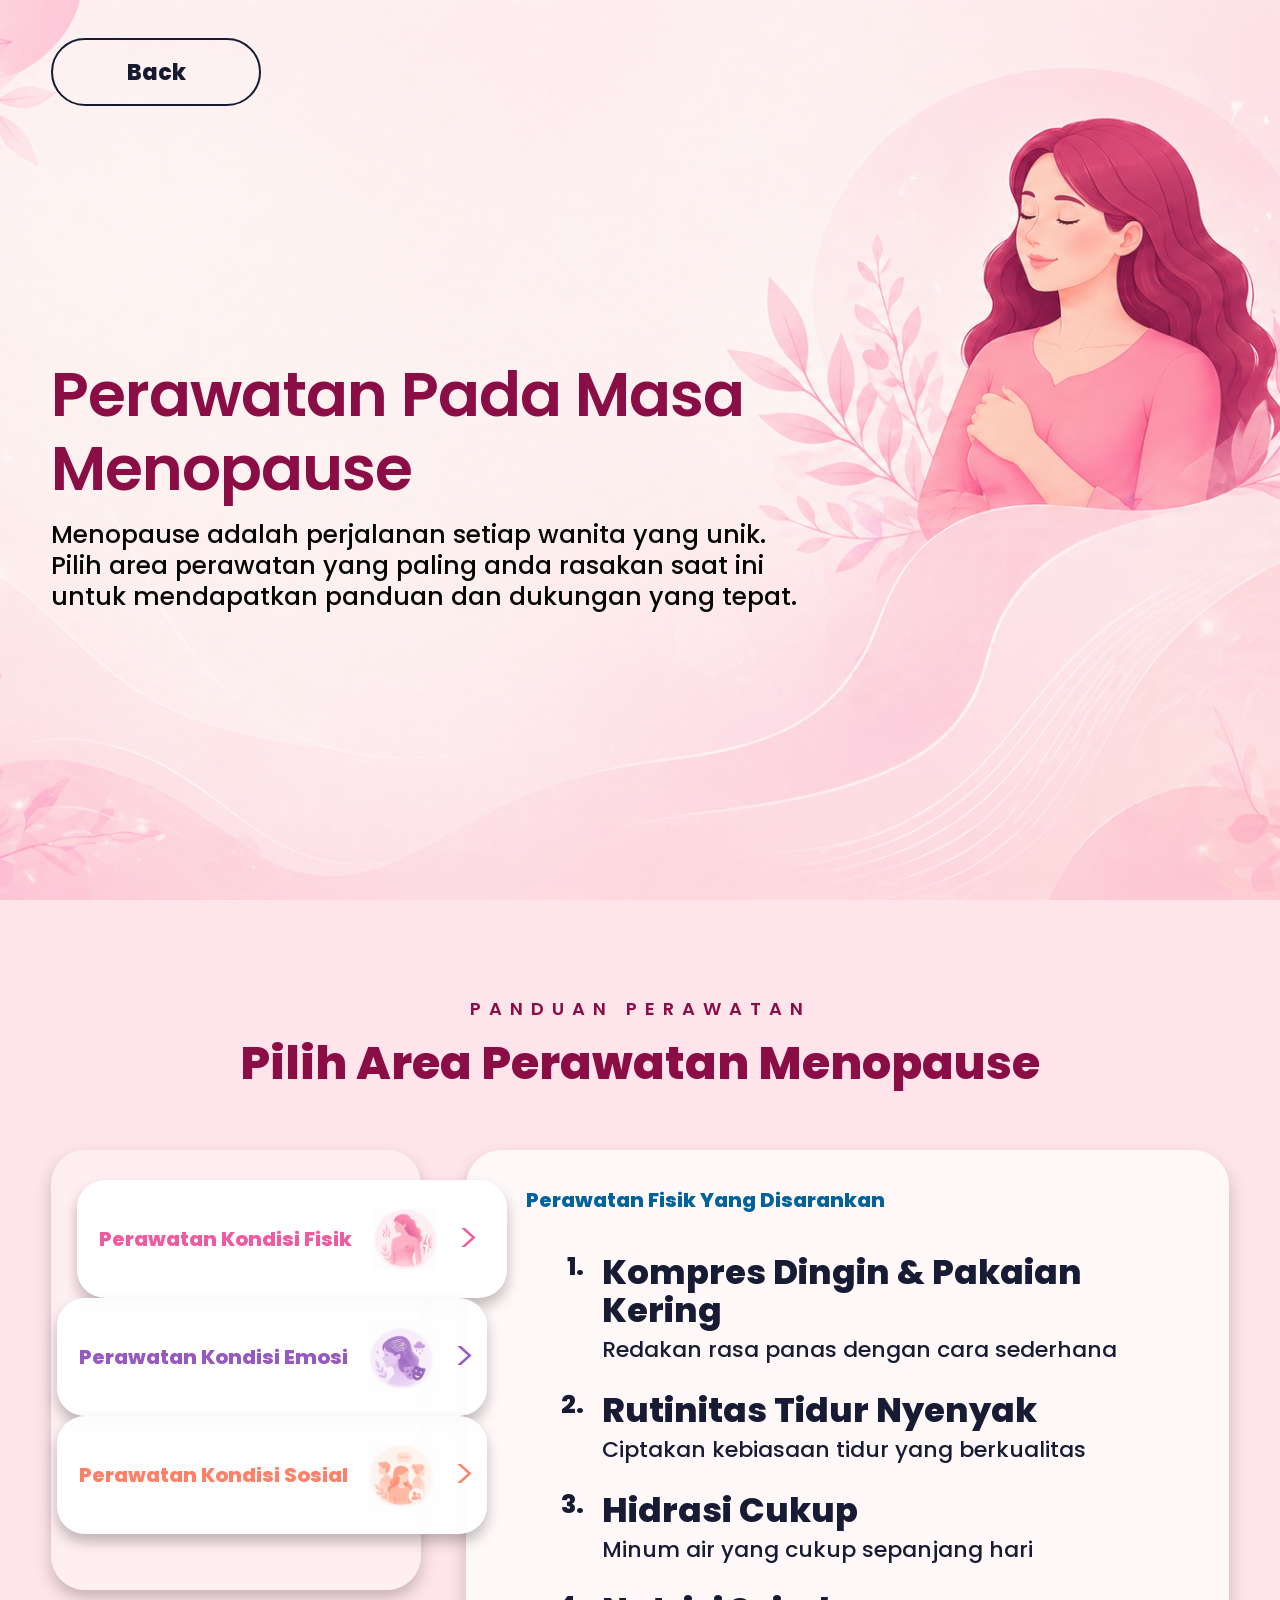
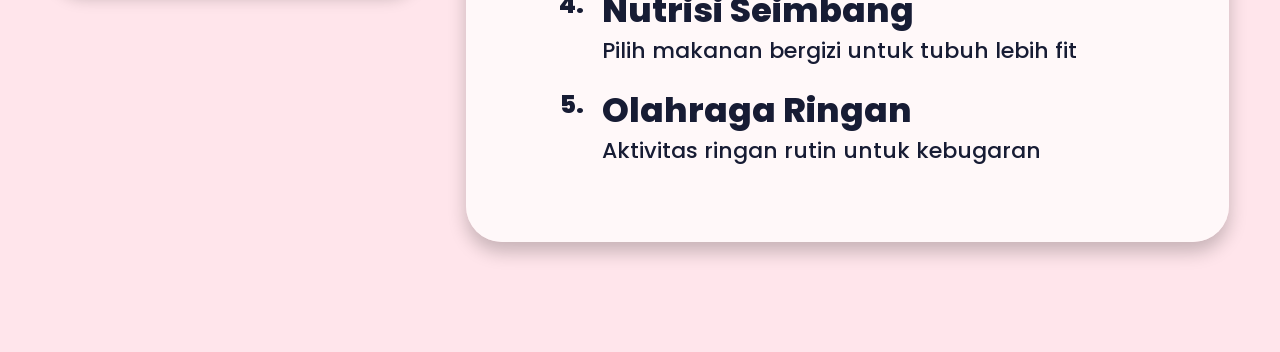
<file: perawatan.html>
<!DOCTYPE html>
<html lang="id">
<head>
  <meta charset="UTF-8" />
  <meta name="viewport" content="width=device-width, initial-scale=1.0" />

  <title>Perawatan Pada Masa Menopause</title>

  <link rel="preconnect" href="https://fonts.googleapis.com" />
  <link rel="preconnect" href="https://fonts.gstatic.com" crossorigin />
  <link
    href="https://fonts.googleapis.com/css2?family=Poppins:wght@400;500;600;700;800&display=swap"
    rel="stylesheet"
  />
  <link rel="stylesheet" href="styles/style.css" />

  <style>
    * {
      margin: 0;
      padding: 0;
      box-sizing: border-box;
      font-family: "Poppins", sans-serif;
    }

    html {
      scroll-behavior: smooth;
    }

    body {
      min-height: 100vh;
      overflow-x: hidden;
      background: #ffe5eb;
      color: #161b31;
    }

    a {
      text-decoration: none;
      color: inherit;
    }

    button {
      border: none;
      background: none;
      cursor: pointer;
      font-family: inherit;
    }

    .container {
      width: 92%;
      max-width: 1700px;
      margin: 0 auto;
    }

    /* ================= SECTION 1: HERO BACKGROUND ================= */

    .hero-section {
      width: 100%;
      min-height: 100vh;
      background-image: url("img/perawatan-menopause-bg.png");
      background-size: cover;
      background-position: center top;
      background-repeat: no-repeat;
      padding: 38px 0 70px;
      display: flex;
      flex-direction: column;
    }

    .back-btn {
      width: 210px;
      height: 68px;
      border: 2px solid #161b31;
      border-radius: 50px;
      display: inline-flex;
      align-items: center;
      justify-content: center;
      font-size: 22px;
      font-weight: 800;
      color: #161b31;
      transition: 0.3s ease;
      background: rgba(255, 255, 255, 0.08);
    }

    .back-btn:hover {
      background: #161b31;
      color: white;
      transform: translateY(-2px);
    }

    .hero {
      min-height: calc(100vh - 176px);
      display: flex;
      align-items: center;
    }

    .hero-text {
      max-width: 850px;
      margin-top: 35px;
    }

    .hero-text h1 {
      font-size: 60px;
      line-height: 1.18;
      font-weight: 600;
      color: #8a0d45;
      margin-bottom: 14px;
      letter-spacing: -1px;
    }

    .hero-text p {
      max-width: 850px;
      font-size: 25px;
      line-height: 1.25;
      font-weight: 500;
      color: #060606;
    }

    /* ================= SECTION 2: PINK CONTENT ================= */

    .care-section {
      width: 100%;
      min-height: 100vh;
      background: #ffe5eb;
      padding: 95px 0 110px;
    }

    .section-heading {
      text-align: center;
      margin-bottom: 60px;
    }

    .section-heading span {
      display: block;
      font-size: 18px;
      letter-spacing: 8px;
      color: #8a0d45;
      font-weight: 600;
      margin-bottom: 14px;
      text-transform: uppercase;
    }

    .section-heading h2 {
      font-size: 46px;
      line-height: 1.18;
      font-weight: 800;
      color: #8a0d45;
    }

    .content-section {
      display: grid;
      grid-template-columns: 430px 1fr;
      gap: 70px;
      align-items: start;
    }

    /* ================= SIDEBAR ================= */

    .care-menu {
      width: 430px;
      min-height: 440px;
      border-radius: 34px;
      background: rgba(255, 255, 255, 0.34);
      box-shadow: 0 8px 16px rgba(0, 0, 0, 0.22);
      padding: 30px 0;
      position: relative;
    }

    .care-tab {
      width: 450px;
      min-height: 118px;

      display: grid;
      grid-template-columns: 1fr 78px 35px;
      align-items: center;
      gap: 14px;

      margin-left: 6px;
      margin-bottom: 0;
      padding: 16px 30px 16px 22px;

      background: rgba(255, 255, 255, 0.95);
      border-radius: 28px;

      box-shadow: 0 8px 14px rgba(0, 0, 0, 0.25);
      transition: 0.3s ease;
      position: relative;
      z-index: 2;
      text-align: left;
    }

    .care-tab:hover,
    .care-tab.active {
      transform: translateX(20px);
      background: #ffffff;
    }

    .care-tab h3 {
      font-size: 20px;
      line-height: 1.2;
      font-weight: 800;
      white-space: nowrap;
    }

    .care-tab img {
      width: 64px;
      height: 64px;
      object-fit: contain;
      justify-self: center;
    }

    .care-tab .arrow {
      font-size: 42px;
      line-height: 1;
      font-weight: 300;
    }

    .care-tab.fisik h3,
    .care-tab.fisik .arrow {
      color: #ef5aa1;
    }

    .care-tab.emosi h3,
    .care-tab.emosi .arrow {
      color: #9559bf;
    }

    .care-tab.sosial h3,
    .care-tab.sosial .arrow {
      color: #ff8068;
    }

    /* ================= RESULT CARD ================= */

    .result-card {
      width: 100%;
      max-width: 900px;
      min-height: 650px;

      background: rgba(255, 251, 251, 0.9);
      border-radius: 36px;
      box-shadow: 0 10px 18px rgba(0, 0, 0, 0.22);

      padding: 35px 85px 55px;
      transition: 0.3s ease;
    }

    .result-card.fade {
      opacity: 0;
      transform: translateY(8px);
    }

    .result-subtitle {
      font-size: 20px;
      font-weight: 800;
      color: #00639c;
      margin-bottom: 38px;
    }

    .care-list {
      list-style: none;
    }

    .care-list li {
      display: grid;
      grid-template-columns: 58px 1fr;
      column-gap: 18px;
      margin-bottom: 28px;
    }

    .care-number {
      font-size: 25px;
      line-height: 1.1;
      font-weight: 800;
      color: #171c34;
      text-align: right;
    }

    .care-list h2 {
      font-size: 25px;
      line-height: 1.12;
      font-weight: 800;
      color: #171c34;
      margin-bottom: 8px;
    }

    .care-list p {
      font-size: 16px;
      line-height: 1.18;
      font-weight: 500;
      color: #171c34;
    }

    /* ================= RESPONSIVE ================= */

    @media (max-width: 1400px) {
      .hero-text h1 {
        font-size: 62px;
      }

      .hero-text p {
        font-size: 25px;
      }

      .content-section {
        grid-template-columns: 370px 1fr;
        gap: 45px;
      }

      .care-menu {
        width: 370px;
      }

      .care-tab {
        width: 430px;
      }

      .result-card {
        padding: 35px 60px 50px;
      }

      .care-list h2 {
        font-size: 34px;
      }

      .care-list p {
        font-size: 22px;
      }
    }

    @media (max-width: 1050px) {
      .hero-section {
        min-height: auto;
        padding-bottom: 80px;
        background-position: center top;
      }

      .hero {
        min-height: auto;
        padding: 90px 0 70px;
      }

      .hero-text {
        max-width: 100%;
      }

      .hero-text h1 {
        font-size: 50px;
      }

      .hero-text p {
        font-size: 22px;
      }

      .care-section {
        padding: 75px 0 85px;
      }

      .section-heading h2 {
        font-size: 38px;
      }

      .content-section {
        grid-template-columns: 1fr;
        gap: 35px;
      }

      .care-menu {
        width: 100%;
        min-height: auto;
        display: grid;
        gap: 16px;
        padding: 20px;
      }

      .care-tab {
        width: 100%;
        margin-left: 0;
      }

      .care-tab:hover,
      .care-tab.active {
        transform: translateX(0);
      }

      .result-card {
        max-width: 100%;
      }
    }

    @media (max-width: 650px) {
      .container {
        width: 90%;
      }

      .hero-section {
        padding-top: 26px;
        padding-bottom: 55px;
        background-position: center top;
      }

      .back-btn {
        width: 150px;
        height: 52px;
        font-size: 18px;
      }

      .hero {
        padding: 70px 0 45px;
      }

      .hero-text h1 {
        font-size: 37px;
      }

      .hero-text p {
        font-size: 18px;
      }

      .care-section {
        padding: 60px 0 70px;
      }

      .section-heading {
        margin-bottom: 38px;
      }

      .section-heading span {
        font-size: 13px;
        letter-spacing: 5px;
      }

      .section-heading h2 {
        font-size: 29px;
      }

      .care-tab {
        min-height: 95px;
        grid-template-columns: 1fr 55px 22px;
        padding: 14px 18px;
      }

      .care-tab h3 {
        font-size: 16px;
        white-space: normal;
      }

      .care-tab img {
        width: 52px;
        height: 52px;
      }

      .care-tab .arrow {
        font-size: 30px;
      }

      .result-card {
        min-height: auto;
        padding: 28px 24px 35px;
        border-radius: 28px;
      }

      .result-subtitle {
        font-size: 17px;
        margin-bottom: 26px;
      }

      .care-list li {
        grid-template-columns: 38px 1fr;
        column-gap: 12px;
        margin-bottom: 24px;
      }

      .care-number {
        font-size: 28px;
      }

      .care-list h2 {
        font-size: 25px;
      }

      .care-list p {
        font-size: 17px;
      }
    }
  </style>
</head>

<body>

  <!-- ================= SECTION 1 ================= -->
  <section class="hero-section">
    <div class="container">
      <a href="index.html" class="back-btn">Back</a>

      <section class="hero">
        <div class="hero-text">
          <h1>
            Perawatan Pada Masa<br />
            Menopause
          </h1>

          <p>
            Menopause adalah perjalanan setiap wanita yang unik.<br />
            Pilih area perawatan yang paling anda rasakan saat ini<br />
            untuk mendapatkan panduan dan dukungan yang tepat.
          </p>
        </div>
      </section>
    </div>
  </section>

  <!-- ================= SECTION 2 ================= -->
  <section class="care-section">
    <div class="container">

      <div class="section-heading">
        <span>Panduan Perawatan</span>
        <h2>Pilih Area Perawatan Menopause</h2>
      </div>

      <section class="content-section">

        <div class="care-menu">

          <button class="care-tab fisik active" data-care="fisik">
            <h3>Perawatan Kondisi Fisik</h3>
            <img src="img/hero-solusi-fisik.png" alt="Perawatan Fisik" />
            <span class="arrow">&gt;</span>
          </button>

          <button class="care-tab emosi" data-care="emosi">
            <h3>Perawatan Kondisi Emosi</h3>
            <img src="img/hero-solusi-emosi.png" alt="Perawatan Emosi" />
            <span class="arrow">&gt;</span>
          </button>

          <button class="care-tab sosial" data-care="sosial">
            <h3>Perawatan Kondisi Sosial</h3>
            <img src="img/hero-solusi-sosial.png" alt="Perawatan Sosial" />
            <span class="arrow">&gt;</span>
          </button>

        </div>

        <div class="result-card" id="resultCard">

          <p class="result-subtitle" id="resultSubtitle">
            Perawatan Fisik Yang Disarankan
          </p>

          <ul class="care-list" id="careList"></ul>

        </div>

      </section>

    </div>
  </section>

  <script>
    const careData = {
      fisik: {
        subtitle: "Perawatan Fisik Yang Disarankan",
        items: [
          {
            title: "Kompres Dingin & Pakaian Kering",
            desc: "Redakan rasa panas dengan cara sederhana"
          },
          {
            title: "Rutinitas Tidur Nyenyak",
            desc: "Ciptakan kebiasaan tidur yang berkualitas"
          },
          {
            title: "Hidrasi Cukup",
            desc: "Minum air yang cukup sepanjang hari"
          },
          {
            title: "Nutrisi Seimbang",
            desc: "Pilih makanan bergizi untuk tubuh lebih fit"
          },
          {
            title: "Olahraga Ringan",
            desc: "Aktivitas ringan rutin untuk kebugaran"
          }
        ]
      },

      emosi: {
        subtitle: "Perawatan Kondisi Emosi yang Disarankan",
        items: [
          {
            title: "Relaksasi",
            desc: "Luangkan waktu untuk relaksasi tubuh dan pikiran setiap hari"
          },
          {
            title: "Jurnal Emosi",
            desc: "Tuliskan perasaan anda untuk membantu memahami diri"
          },
          {
            title: "Teknik Napas",
            desc: "Latihan napas dalam untuk menenangkan pikiran"
          },
          {
            title: "Merawat Diri",
            desc: "Berikan waktu khusus untuk merawat diri sendiri"
          },
          {
            title: "Menenangkan Pikiran",
            desc: "Fokus pada momen sekarang untuk mengurangi stress"
          },
          {
            title: "Komunikasi Profesional",
            desc: "Bicarakan dengan ahli saat anda membutuhkan dukungan"
          }
        ]
      },

      sosial: {
        subtitle: "Perawatan Kondisi Sosial yang Disarankan",
        items: [
          {
            title: "Bangun komunikasi terbuka",
            desc: "Bicarakan perasaan dan kebutuhan anda"
          },
          {
            title: "Quality Time Dengan Pasangan/Keluarga",
            desc: "Luangkan waktu berkualitas bersama"
          },
          {
            title: "Bergabung Komunitas",
            desc: "Temukan komunitas yang saling mendukung"
          },
          {
            title: "Ruang berbagi",
            desc: "Berbagi cerita dapat meringankan beban"
          },
          {
            title: "Dukungan sosial",
            desc: "Mintalah dukungan dari orang terdekat"
          }
        ]
      }
    };

    const tabs = document.querySelectorAll(".care-tab");
    const resultCard = document.getElementById("resultCard");
    const resultSubtitle = document.getElementById("resultSubtitle");
    const careList = document.getElementById("careList");

    function renderCare(type) {
      const selectedData = careData[type];

      resultCard.classList.add("fade");

      setTimeout(() => {
        resultSubtitle.textContent = selectedData.subtitle;

        careList.innerHTML = selectedData.items.map((item, index) => {
          return `
            <li>
              <span class="care-number">${index + 1}.</span>
              <div>
                <h2>${item.title}</h2>
                <p>${item.desc}</p>
              </div>
            </li>
          `;
        }).join("");

        resultCard.classList.remove("fade");
      }, 180);
    }

    tabs.forEach(tab => {
      tab.addEventListener("click", () => {
        tabs.forEach(item => item.classList.remove("active"));
        tab.classList.add("active");

        const careType = tab.getAttribute("data-care");
        renderCare(careType);
      });
    });

    renderCare("fisik");
  </script>

</body>
</html>
</file>
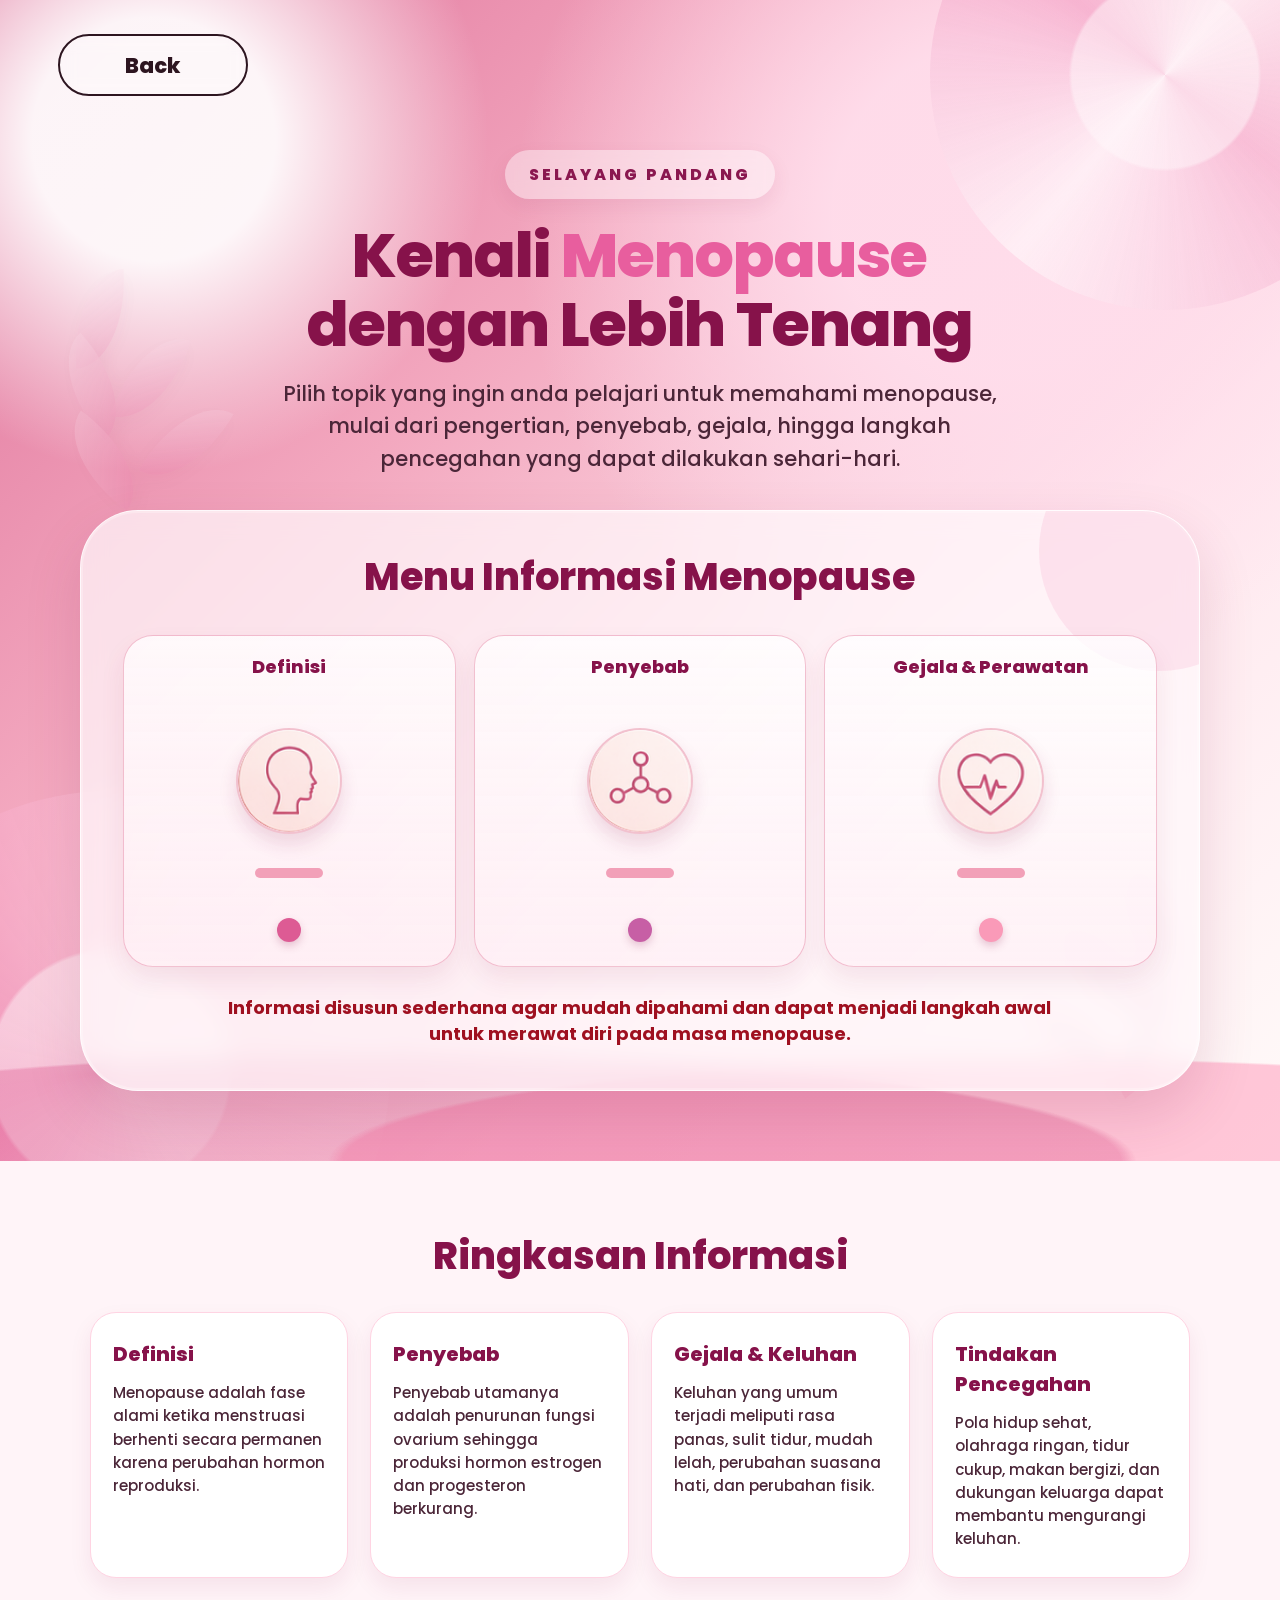
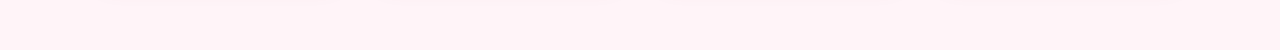
<file: selayang-pandang.html>
<!DOCTYPE html>
<html lang="id">
<head>
  <meta charset="UTF-8" />
  <meta name="viewport" content="width=device-width, initial-scale=1.0" />

  <title>Selayang Pandang Menopause</title>

  <link rel="preconnect" href="https://fonts.googleapis.com" />
  <link rel="preconnect" href="https://fonts.gstatic.com" crossorigin />
  <link
    href="https://fonts.googleapis.com/css2?family=Poppins:wght@400;500;600;700;800&display=swap"
    rel="stylesheet"
  />

  <style>
    * {
      margin: 0;
      padding: 0;
      box-sizing: border-box;
      font-family: "Poppins", sans-serif;
    }

    html {
      scroll-behavior: smooth;
    }

    body {
      min-height: 100vh;
      overflow-x: hidden;
      background: #fff0f6;
      color: #3d2131;
    }

    a {
      text-decoration: none;
      color: inherit;
    }

    .page {
      min-height: 100vh;
      width: 100%;
      padding: 34px 0 70px;
      position: relative;
      overflow: hidden;
      background:
        radial-gradient(circle at 12% 12%, rgba(255, 255, 255, 0.92) 0 8%, transparent 22%),
        radial-gradient(circle at 78% 18%, rgba(255, 221, 235, 0.95) 0 12%, transparent 35%),
        linear-gradient(135deg, #de6f98 0%, #f3a8bf 34%, #ffe7ee 67%, #fffaf9 100%);
    }

    .page::before {
      content: "";
      position: absolute;
      width: 560px;
      height: 560px;
      left: -170px;
      bottom: -190px;
      border-radius: 50%;
      background:
        radial-gradient(circle, rgba(255, 255, 255, 0.45) 0 30%, transparent 31%),
        conic-gradient(from 140deg, rgba(255, 255, 255, 0.24), rgba(232, 94, 158, 0.45), rgba(255, 212, 225, 0.55), rgba(255, 255, 255, 0.24));
      opacity: 0.95;
      filter: blur(0.2px);
    }

    .page::after {
      content: "";
      position: absolute;
      width: 470px;
      height: 470px;
      right: -120px;
      top: -160px;
      border-radius: 50%;
      background:
        radial-gradient(circle, rgba(255, 255, 255, 0.5) 0 28%, transparent 29%),
        conic-gradient(from 40deg, rgba(255, 242, 247, 0.9), rgba(232, 94, 158, 0.28), rgba(255, 255, 255, 0.65), rgba(232, 94, 158, 0.35), rgba(255, 242, 247, 0.9));
      opacity: 0.8;
    }

    .decor-wave {
      position: absolute;
      left: 0;
      right: 0;
      bottom: -1px;
      height: 210px;
      background:
        radial-gradient(120% 105% at 30% 100%, rgba(218, 69, 130, 0.32) 0 48%, transparent 49%),
        radial-gradient(120% 105% at 82% 100%, rgba(255, 153, 186, 0.55) 0 46%, transparent 47%);
      opacity: 0.95;
      pointer-events: none;
    }

    .decor-leaf {
      position: absolute;
      width: 170px;
      height: 210px;
      opacity: 0.28;
      pointer-events: none;
    }

    .decor-leaf.left {
      left: 42px;
      top: 265px;
      transform: rotate(-18deg);
    }

    .decor-leaf.right {
      right: 70px;
      bottom: 98px;
      transform: rotate(18deg) scaleX(-1);
    }

    .decor-leaf span {
      position: absolute;
      width: 54px;
      height: 96px;
      border-radius: 100% 0 100% 0;
      background: linear-gradient(145deg, rgba(255, 255, 255, 0.75), rgba(216, 55, 126, 0.55));
      box-shadow: 0 8px 18px rgba(139, 29, 76, 0.12);
    }

    .decor-leaf span:nth-child(1) { left: 48px; top: 0; transform: rotate(14deg); }
    .decor-leaf span:nth-child(2) { left: 20px; top: 62px; transform: rotate(-24deg); }
    .decor-leaf span:nth-child(3) { left: 78px; top: 72px; transform: rotate(36deg); }
    .decor-leaf span:nth-child(4) { left: 8px; top: 136px; transform: rotate(-36deg); }
    .decor-leaf span:nth-child(5) { left: 92px; top: 144px; transform: rotate(48deg); }

    .container {
      width: 91%;
      max-width: 1500px;
      margin: 0 auto;
      min-height: calc(100vh - 104px);
      position: relative;
      z-index: 3;
    }

    .back-btn {
      width: 190px;
      height: 62px;
      border: 2px solid #2d1520;
      border-radius: 999px;
      display: inline-flex;
      align-items: center;
      justify-content: center;
      font-size: 21px;
      font-weight: 800;
      color: #2d1520;
      background: rgba(255, 255, 255, 0.23);
      backdrop-filter: blur(8px);
      transition: 0.3s ease;
      position: relative;
      z-index: 5;
    }

    .back-btn:hover {
      background: #8a174f;
      color: white;
      border-color: #8a174f;
      transform: translateY(-2px);
    }

    .hero-layout {
      min-height: 690px;
      display: flex;
      flex-direction: column;
      align-items: center;
      justify-content: flex-start;
      padding-top: 42px;
      gap: 34px;
    }

    .intro-box {
      max-width: 920px;
      text-align: center;
      padding: 12px 24px 0;
      position: relative;
    }

    .badge {
      display: inline-block;
      padding: 12px 24px;
      border-radius: 999px;
      background: rgba(255, 255, 255, 0.42);
      color: #8a174f;
      font-size: 16px;
      font-weight: 800;
      letter-spacing: 3px;
      text-transform: uppercase;
      margin-bottom: 22px;
      box-shadow: 0 8px 20px rgba(139, 29, 76, 0.08);
      backdrop-filter: blur(8px);
    }

    .intro-box h1 {
      font-size: 62px;
      line-height: 1.12;
      font-weight: 800;
      color: #86124a;
      margin-bottom: 18px;
      letter-spacing: -1px;
    }

    .intro-box h1 span {
      color: #e85e9e;
    }

    .intro-box p {
      max-width: 760px;
      margin: 0 auto;
      font-size: 21px;
      line-height: 1.55;
      font-weight: 500;
      color: #4b2638;
    }

    .menu-panel {
      width: 100%;
      max-width: 1120px;
      border-radius: 58px;
      padding: 44px 42px 42px;
      background: rgba(255, 248, 251, 0.72);
      border: 1.5px solid rgba(255, 255, 255, 0.78);
      box-shadow:
        0 24px 55px rgba(139, 29, 76, 0.16),
        inset 0 0 0 2px rgba(255, 255, 255, 0.26);
      backdrop-filter: blur(12px);
      position: relative;
      overflow: hidden;
    }

    .menu-panel::before {
      content: "";
      position: absolute;
      width: 240px;
      height: 240px;
      border-radius: 50%;
      background: rgba(232, 94, 158, 0.11);
      top: -80px;
      right: -80px;
    }

    .menu-panel h2 {
      position: relative;
      text-align: center;
      font-size: 38px;
      line-height: 1.18;
      font-weight: 800;
      color: #86124a;
      margin-bottom: 36px;
    }

    .menu-grid {
      position: relative;
      display: grid;
      grid-template-columns: repeat(3, 1fr);
      gap: 18px;
    }

    .menu-card {
      min-height: 310px;
      padding: 20px 16px 24px;
      border-radius: 30px;
      background: linear-gradient(180deg, rgba(255, 255, 255, 0.78), rgba(255, 239, 245, 0.64));
      border: 1.5px solid rgba(232, 151, 176, 0.58);
      box-shadow: 0 12px 25px rgba(139, 29, 76, 0.09);
      display: flex;
      flex-direction: column;
      align-items: center;
      transition: 0.3s ease;
    }

    .menu-card:hover {
      transform: translateY(-8px);
      box-shadow: 0 18px 32px rgba(139, 29, 76, 0.17);
      background: rgba(255, 255, 255, 0.9);
    }

    .menu-card h3 {
      min-height: 52px;
      text-align: center;
      font-size: 18px;
      line-height: 1.18;
      font-weight: 800;
      color: #86124a;
      margin-bottom: 20px;
    }

    .icon-circle {
      width: 106px;
      height: 106px;
      border-radius: 50%;
      background: #fff8fa;
      border: 2px solid rgba(241, 188, 202, 0.9);
      box-shadow:
        0 10px 18px rgba(139, 29, 76, 0.14),
        inset 0 -8px 16px rgba(232, 94, 158, 0.08);
      display: flex;
      align-items: center;
      justify-content: center;
      margin-bottom: 34px;
      overflow: hidden;
      padding: 0;
    }

    .icon-circle img {
      width: 100%;
      height: 100%;
      object-fit: cover;
      border-radius: 50%;
      display: block;
    }

    .menu-line {
      width: 68px;
      height: 10px;
      border-radius: 999px;
      background: #f2a0b8;
      margin-bottom: auto;
    }

    .menu-dot {
      width: 24px;
      height: 24px;
      border-radius: 50%;
      background: #dd5b94;
      margin-top: 40px;
      box-shadow: 0 4px 9px rgba(139, 29, 76, 0.22);
    }

    .menu-card:nth-child(2) .menu-dot {
      background: #c75fa5;
    }

    .menu-card:nth-child(3) .menu-dot {
      background: #fa9ab8;
    }

    .menu-card:nth-child(4) .menu-dot {
      background: #d75b92;
    }

    .caption {
      position: relative;
      max-width: 850px;
      margin: 28px auto 0;
      text-align: center;
      color: #9f1020;
      font-size: 18px;
      line-height: 1.45;
      font-weight: 700;
    }

    .detail-section {
      background: #fff4f8;
      padding: 72px 7%;
    }

    .detail-container {
      max-width: 1180px;
      margin: 0 auto;
    }

    .detail-title {
      text-align: center;
      font-size: 38px;
      line-height: 1.2;
      font-weight: 800;
      color: #86124a;
      margin-bottom: 34px;
    }

    .detail-grid {
      display: grid;
      grid-template-columns: repeat(4, 1fr);
      gap: 22px;
    }

    .detail-card {
      background: white;
      border-radius: 26px;
      padding: 26px 22px;
      border: 1px solid #ffd4e3;
      box-shadow: 0 10px 22px rgba(139, 29, 76, 0.08);
    }

    .detail-card h3 {
      font-size: 20px;
      font-weight: 800;
      color: #86124a;
      margin-bottom: 12px;
    }

    .detail-card p {
      font-size: 15px;
      line-height: 1.55;
      font-weight: 500;
      color: #4b2638;
    }

    @media (max-width: 1100px) {
      .hero-layout {
        padding-top: 38px;
      }

      .intro-box h1 {
        font-size: 48px;
      }

      .intro-box p {
        font-size: 19px;
      }

      .menu-grid,
      .detail-grid {
        grid-template-columns: repeat(2, 1fr);
      }

      .menu-panel {
        border-radius: 44px;
      }
    }

    @media (max-width: 650px) {
      .page {
        padding: 22px 0 48px;
      }

      .container {
        width: 92%;
        min-height: auto;
      }

      .back-btn {
        width: 138px;
        height: 50px;
        font-size: 17px;
      }

      .hero-layout {
        min-height: auto;
        padding-top: 34px;
        gap: 26px;
      }

      .intro-box {
        padding: 6px 2px 0;
      }

      .badge {
        font-size: 12px;
        letter-spacing: 2px;
        padding: 10px 18px;
        margin-bottom: 18px;
      }

      .intro-box h1 {
        font-size: 32px;
      }

      .intro-box p {
        font-size: 15px;
      }

      .menu-panel {
        border-radius: 30px;
        padding: 28px 16px;
      }

      .menu-panel h2 {
        font-size: 25px;
        margin-bottom: 24px;
      }

      .menu-grid,
      .detail-grid {
        grid-template-columns: 1fr;
      }

      .menu-card {
        min-height: auto;
        padding: 22px 18px;
      }

      .menu-card h3 {
        min-height: auto;
        font-size: 18px;
        margin-bottom: 16px;
      }

      .icon-circle {
        width: 92px;
        height: 92px;
        margin-bottom: 22px;
      }

      .icon-circle img {
        width: 100%;
        height: 100%;
      }

      .menu-dot {
        margin-top: 24px;
      }

      .caption {
        font-size: 15px;
      }

      .detail-section {
        padding: 54px 6%;
      }

      .detail-title {
        font-size: 27px;
      }

      .decor-leaf {
        opacity: 0.16;
      }
    }
  </style>
</head>

<body>
  <main class="page">
    <div class="decor-leaf left">
      <span></span><span></span><span></span><span></span><span></span>
    </div>

    <div class="decor-leaf right">
      <span></span><span></span><span></span><span></span><span></span>
    </div>

    <div class="decor-wave"></div>

    <div class="container">
      <a href="index.html" class="back-btn">Back</a>

      <section class="hero-layout">
        <div class="intro-box">
          <span class="badge">Selayang Pandang</span>

          <h1>
            Kenali <span>Menopause</span><br />
            dengan Lebih Tenang
          </h1>

          <p>
            Pilih topik yang ingin anda pelajari untuk memahami menopause,
            mulai dari pengertian, penyebab, gejala, hingga langkah pencegahan
            yang dapat dilakukan sehari-hari.
          </p>
        </div>

        <div class="menu-panel">
          <h2>Menu Informasi Menopause</h2>

          <div class="menu-grid">
            <a href="selayang-pandang/definisi.html" class="menu-card">
              <h3>Definisi</h3>
              <div class="icon-circle">
                <img src="img/icon-definisi.png" alt="Icon Definisi" />
              </div>
              <span class="menu-line"></span>
              <span class="menu-dot"></span>
            </a>

            <a href="selayang-pandang/penyebab.html" class="menu-card">
              <h3>Penyebab</h3>
              <div class="icon-circle">
                <img src="img/icon-penyebab.png" alt="Icon Penyebab" />
              </div>
              <span class="menu-line"></span>
              <span class="menu-dot"></span>
            </a>

            <a href="selayang-pandang/gejala.html" class="menu-card">
              <h3>Gejala &amp; Perawatan</h3>
              <div class="icon-circle">
                <img src="img/icon-gejala.png" alt="Icon Gejala dan Perawatan" />
              </div>
              <span class="menu-line"></span>
              <span class="menu-dot"></span>
            </a>
          </div>

          <p class="caption">
            Informasi disusun sederhana agar mudah dipahami dan dapat menjadi langkah awal
            untuk merawat diri pada masa menopause.
          </p>
        </div>
      </section>
    </div>
  </main>

  <section class="detail-section">
    <div class="detail-container">
      <h2 class="detail-title">Ringkasan Informasi</h2>

      <div class="detail-grid">
        <article class="detail-card" id="definisi">
          <h3>Definisi</h3>
          <p>
            Menopause adalah fase alami ketika menstruasi berhenti secara permanen karena perubahan hormon reproduksi.
          </p>
        </article>

        <article class="detail-card" id="penyebab">
          <h3>Penyebab</h3>
          <p>
            Penyebab utamanya adalah penurunan fungsi ovarium sehingga produksi hormon estrogen dan progesteron berkurang.
          </p>
        </article>

        <article class="detail-card" id="gejala">
          <h3>Gejala &amp; Keluhan</h3>
          <p>
            Keluhan yang umum terjadi meliputi rasa panas, sulit tidur, mudah lelah, perubahan suasana hati, dan perubahan fisik.
          </p>
        </article>

        <article class="detail-card" id="pencegahan">
          <h3>Tindakan Pencegahan</h3>
          <p>
            Pola hidup sehat, olahraga ringan, tidur cukup, makan bergizi, dan dukungan keluarga dapat membantu mengurangi keluhan.
          </p>
        </article>
      </div>
    </div>
  </section>
</body>
</html>
</file>
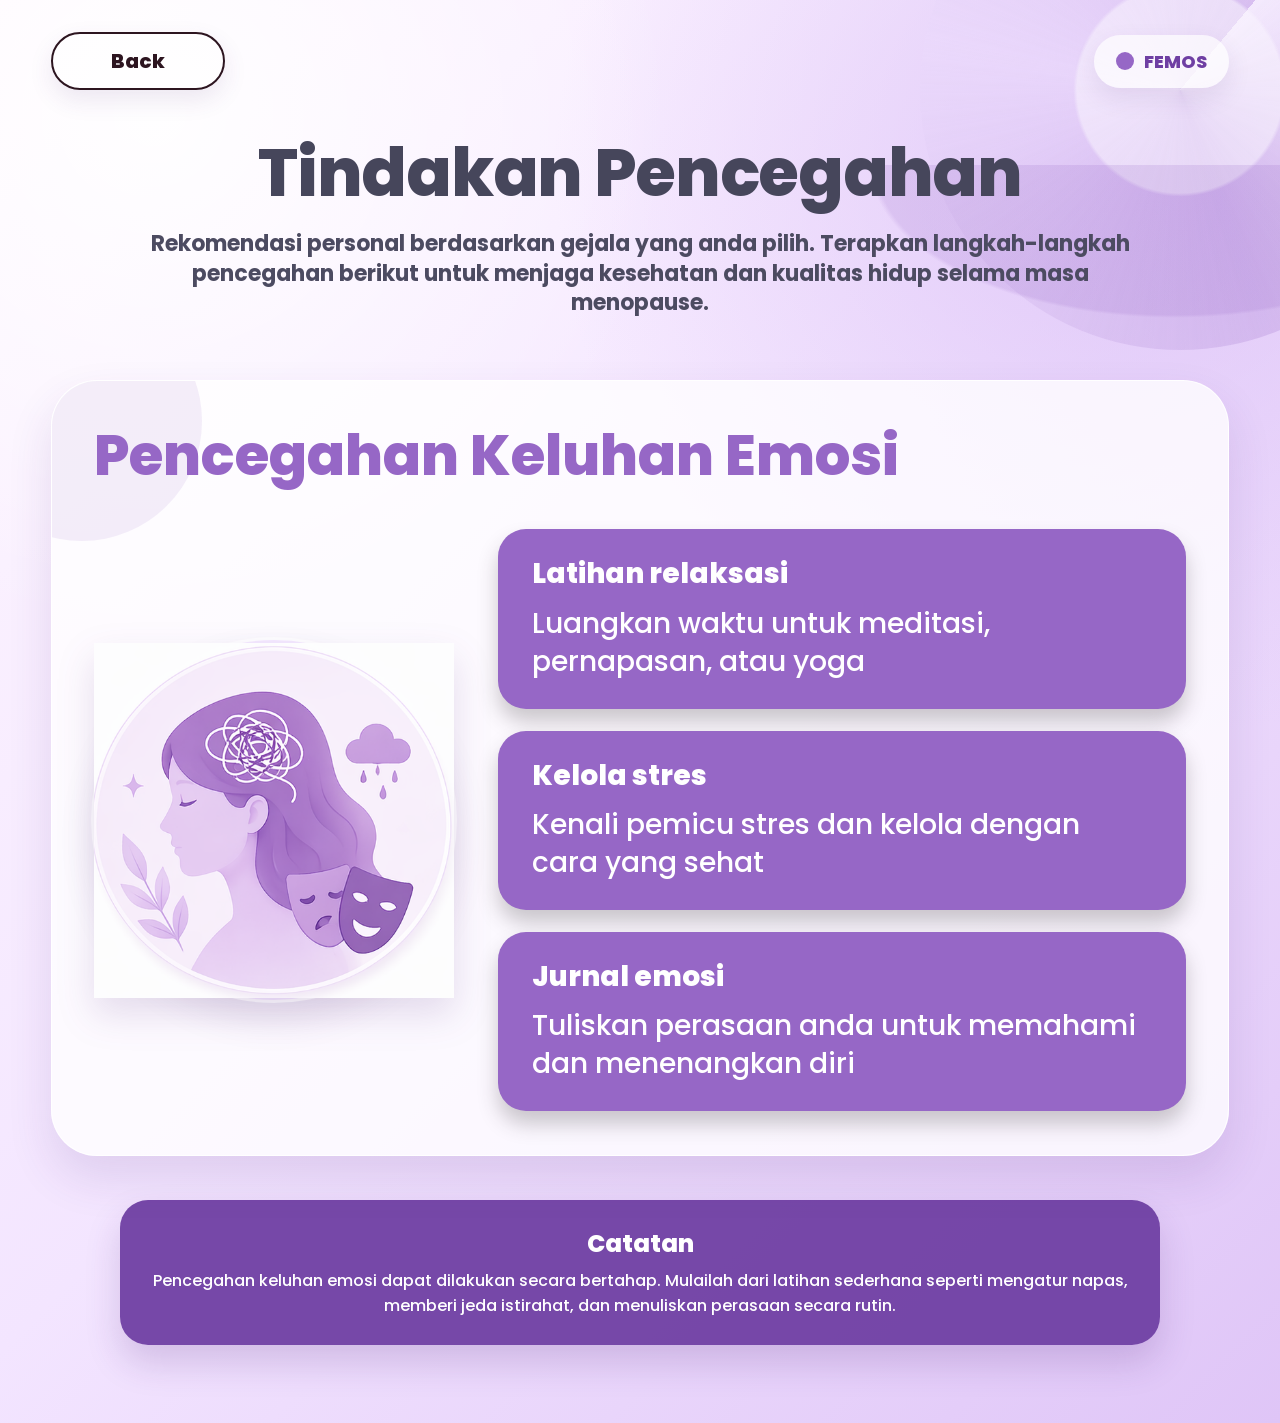
<file: perawatan/emosi.html>
<!DOCTYPE html>
<html lang="id">
<head>
  <meta charset="UTF-8" />
  <meta name="viewport" content="width=device-width, initial-scale=1.0" />

  <title>Perawatan Emosi Menopause - FEMOS</title>

  <link rel="preconnect" href="https://fonts.googleapis.com" />
  <link rel="preconnect" href="https://fonts.gstatic.com" crossorigin />
  <link
    href="https://fonts.googleapis.com/css2?family=Poppins:wght@400;500;600;700;800&display=swap"
    rel="stylesheet"
  />

  <style>
    * {
      margin: 0;
      padding: 0;
      box-sizing: border-box;
      font-family: "Poppins", sans-serif;
    }

    :root {
      --purple: #9667c6;
      --purple-dark: #6f3fa3;
      --purple-soft: #f4e9ff;
      --text: #48485f;
      --blue: #006eaf;
    }

    body {
      min-height: 100vh;
      overflow-x: hidden;
      background:
        radial-gradient(circle at 12% 8%, rgba(255, 255, 255, 0.92), transparent 30%),
        radial-gradient(circle at 88% 12%, rgba(213, 183, 244, 0.62), transparent 34%),
        linear-gradient(135deg, #fff8ff 0%, #f3e5ff 50%, #dfc5f7 100%);
      color: var(--text);
    }

    a {
      text-decoration: none;
      color: inherit;
    }

    .page {
      width: 100%;
      min-height: 100vh;
      position: relative;
      overflow: hidden;
      padding: 32px 0 78px;
    }

    .page::before {
      content: "";
      position: absolute;
      width: 520px;
      height: 520px;
      border-radius: 50%;
      right: -160px;
      top: -170px;
      background:
        radial-gradient(circle, rgba(255,255,255,.58) 0 28%, transparent 29%),
        conic-gradient(from 40deg, rgba(255,255,255,.68), rgba(150,103,198,.3), rgba(235,218,252,.76), rgba(150,103,198,.26));
      opacity: .75;
      pointer-events: none;
    }

    .page::after {
      content: "";
      position: absolute;
      width: 620px;
      height: 260px;
      right: -80px;
      top: 165px;
      background: radial-gradient(100% 120% at 70% 0%, rgba(150,103,198,.18) 0 48%, transparent 49%);
      pointer-events: none;
    }

    .container {
      width: 92%;
      max-width: 1440px;
      margin: 0 auto;
      position: relative;
      z-index: 2;
    }

    .topbar {
      display: flex;
      justify-content: space-between;
      align-items: center;
      gap: 18px;
      margin-bottom: 48px;
    }

    .back-btn {
      width: 174px;
      height: 58px;
      border: 2px solid #2d1520;
      border-radius: 999px;
      display: inline-flex;
      align-items: center;
      justify-content: center;
      font-size: 20px;
      font-weight: 800;
      color: #2d1520;
      background: rgba(255,255,255,.6);
      box-shadow: 0 10px 24px rgba(78, 35, 120, .1);
      transition: .3s ease;
    }

    .back-btn:hover {
      background: var(--purple-dark);
      color: white;
      border-color: var(--purple-dark);
      transform: translateY(-2px);
    }

    .brand {
      display: inline-flex;
      align-items: center;
      gap: 10px;
      padding: 13px 22px;
      border-radius: 999px;
      background: rgba(255,255,255,.68);
      box-shadow: 0 10px 24px rgba(78, 35, 120, .1);
      color: var(--purple-dark);
      font-size: 18px;
      font-weight: 800;
    }

    .brand-dot {
      width: 18px;
      height: 18px;
      border-radius: 50%;
      background: var(--purple);
    }

    .hero {
      max-width: 1060px;
      margin: 0 auto 62px;
      text-align: center;
    }

    .hero h1 {
      font-size: 66px;
      line-height: 1.08;
      font-weight: 800;
      color: #46465b;
      letter-spacing: -1.3px;
      margin-bottom: 20px;
    }

    .hero h2 {
      color: var(--blue);
      font-size: 24px;
      line-height: 1.2;
      font-weight: 800;
      margin-bottom: 24px;
    }

    .hero p {
      max-width: 980px;
      margin: 0 auto;
      font-size: 22px;
      line-height: 1.34;
      font-weight: 700;
      color: #4c4b61;
      text-align: center;
    }

    .care-section {
      border-radius: 46px;
      background: rgba(255,255,255,.78);
      border: 1.5px solid rgba(255,255,255,.92);
      box-shadow: 0 22px 46px rgba(78, 35, 120, .12);
      padding: 44px 42px;
      overflow: hidden;
      position: relative;
    }

    .care-section::before {
      content: "";
      position: absolute;
      width: 240px;
      height: 240px;
      border-radius: 50%;
      left: -90px;
      top: -80px;
      background: rgba(150, 103, 198, 0.1);
    }

    .care-section h2 {
      position: relative;
      z-index: 1;
      font-size: 56px;
      line-height: 1.12;
      font-weight: 800;
      color: var(--purple);
      margin-bottom: 42px;
    }

    .care-layout {
      position: relative;
      z-index: 1;
      display: grid;
      grid-template-columns: 360px 1fr;
      gap: 44px;
      align-items: center;
    }

    .visual-card {
      min-height: 430px;
      display: flex;
      align-items: center;
      justify-content: center;
      position: relative;
    }

    .visual-card::before {
      content: "";
      position: absolute;
      width: 360px;
      height: 360px;
      border-radius: 50%;
      background: var(--purple-soft);
      border: 3px solid rgba(255, 255, 255, 0.92);
      box-shadow: 0 18px 34px rgba(78, 35, 120, 0.1);
    }

    .visual-card img {
      position: relative;
      z-index: 1;
      width: 360px;
      height: 360px;
      object-fit: contain;
      filter: drop-shadow(0 16px 18px rgba(78, 35, 120, 0.14));
    }

    .recommendations {
      display: flex;
      flex-direction: column;
      gap: 22px;
    }

    .recommendation-card {
      border-radius: 28px;
      background: var(--purple);
      color: white;
      padding: 28px 34px;
      box-shadow: 0 13px 20px rgba(55, 46, 52, 0.25);
      transition: .3s ease;
    }

    .recommendation-card:hover {
      transform: translateX(8px);
      box-shadow: 0 18px 26px rgba(55, 46, 52, 0.28);
    }

    .recommendation-card h3 {
      font-size: 28px;
      line-height: 1.2;
      font-weight: 800;
      margin-bottom: 14px;
    }

    .recommendation-card p {
      font-size: 28px;
      line-height: 1.35;
      font-weight: 500;
    }

    .note {
      max-width: 1040px;
      margin: 44px auto 0;
      border-radius: 28px;
      padding: 26px 30px;
      background: rgba(111,63,163,.94);
      color: white;
      box-shadow: 0 18px 35px rgba(78,35,120,.18);
      text-align: center;
    }

    .note h3 {
      font-size: 24px;
      margin-bottom: 8px;
      font-weight: 800;
    }

    .note p {
      font-size: 16px;
      line-height: 1.55;
      font-weight: 500;
    }

    @media (max-width: 1100px) {
      .hero {
        max-width: 100%;
        text-align: center;
      }

      .hero h1 {
        font-size: 54px;
      }

      .care-section h2 {
        text-align: center;
        font-size: 46px;
      }

      .care-layout {
        grid-template-columns: 1fr;
        gap: 26px;
      }

      .visual-card {
        min-height: 300px;
      }

      .visual-card::before {
        width: 280px;
        height: 280px;
      }

      .visual-card img {
        width: 280px;
        height: 280px;
      }
    }

    @media (max-width: 700px) {
      .page {
        padding: 22px 0 54px;
      }

      .container {
        width: 92%;
      }

      .topbar {
        margin-bottom: 36px;
        align-items: flex-start;
      }

      .back-btn {
        width: 136px;
        height: 50px;
        font-size: 17px;
      }

      .brand {
        display: none;
      }

      .hero {
        margin-bottom: 40px;
      }

      .hero h1 {
        font-size: 38px;
      }

      .hero h2 {
        font-size: 19px;
      }

      .hero p {
        font-size: 16px;
        line-height: 1.48;
        text-align: center;
      }

      .care-section {
        border-radius: 30px;
        padding: 30px 18px;
      }

      .care-section h2 {
        font-size: 34px;
        margin-bottom: 30px;
      }

      .visual-card {
        min-height: 230px;
      }

      .visual-card::before {
        width: 210px;
        height: 210px;
      }

      .visual-card img {
        width: 210px;
        height: 210px;
      }

      .recommendation-card {
        border-radius: 22px;
        padding: 22px 20px;
      }

      .recommendation-card:hover {
        transform: translateY(-4px);
      }

      .recommendation-card h3 {
        font-size: 21px;
      }

      .recommendation-card p {
        font-size: 18px;
        line-height: 1.45;
      }

      .note {
        padding: 24px 18px;
      }

      .note h3 {
        font-size: 21px;
      }

      .note p {
        font-size: 14px;
      }
    }
  </style>
</head>

<body>
  <main class="page">
    <div class="container">
      <div class="topbar">
        <a href="../selayang-pandang/gejala.html" class="back-btn">Back</a>

        <div class="brand">
          <span class="brand-dot"></span>
          FEMOS
        </div>
      </div>

      <section class="hero">
        <h1>Tindakan Pencegahan</h1>

        <p>
          Rekomendasi personal berdasarkan gejala yang anda pilih. Terapkan langkah-langkah pencegahan berikut untuk menjaga kesehatan dan kualitas hidup selama masa menopause.
        </p>
      </section>

      <section class="care-section">
        <h2>Pencegahan Keluhan Emosi</h2>

        <div class="care-layout">
          <div class="visual-card">
            <img src="../img/solusi-emosi/icon-emosi.png" alt="Pencegahan Keluhan Emosi" />
          </div>

          <div class="recommendations">
            <article class="recommendation-card">
              <h3>Latihan relaksasi</h3>
              <p>Luangkan waktu untuk meditasi, pernapasan, atau yoga</p>
            </article>

            <article class="recommendation-card">
              <h3>Kelola stres</h3>
              <p>Kenali pemicu stres dan kelola dengan cara yang sehat</p>
            </article>

            <article class="recommendation-card">
              <h3>Jurnal emosi</h3>
              <p>Tuliskan perasaan anda untuk memahami dan menenangkan diri</p>
            </article>
          </div>
        </div>
      </section>

      <section class="note">
        <h3>Catatan</h3>
        <p>
          Pencegahan keluhan emosi dapat dilakukan secara bertahap. Mulailah dari latihan sederhana seperti mengatur napas, memberi jeda istirahat, dan menuliskan perasaan secara rutin.
        </p>
      </section>
    </div>
  </main>
</body>
</html>
</file>
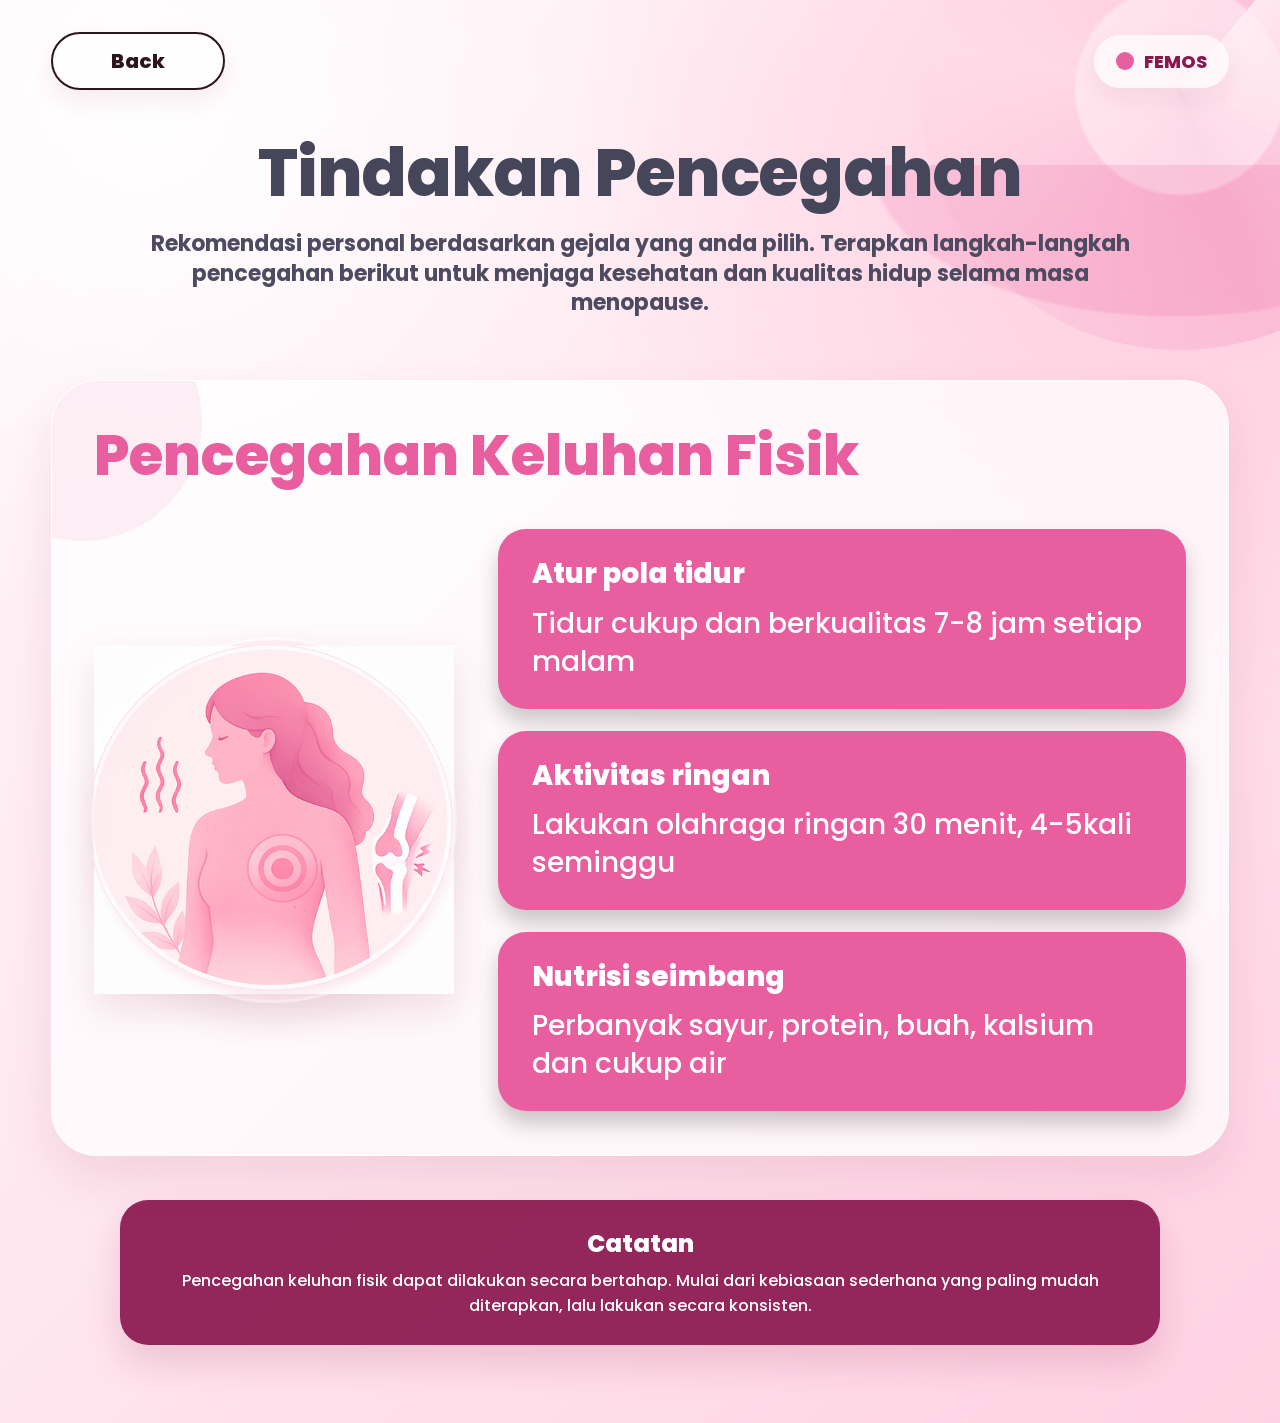
<file: perawatan/fisik.html>
<!DOCTYPE html>
<html lang="id">
<head>
  <meta charset="UTF-8" />
  <meta name="viewport" content="width=device-width, initial-scale=1.0" />

  <title>Perawatan Fisik Menopause - FEMOS</title>

  <link rel="preconnect" href="https://fonts.googleapis.com" />
  <link rel="preconnect" href="https://fonts.gstatic.com" crossorigin />
  <link
    href="https://fonts.googleapis.com/css2?family=Poppins:wght@400;500;600;700;800&display=swap"
    rel="stylesheet"
  />

  <style>
    * {
      margin: 0;
      padding: 0;
      box-sizing: border-box;
      font-family: "Poppins", sans-serif;
    }

    :root {
      --pink: #e85e9e;
      --pink-dark: #8a174f;
      --text: #48485f;
      --blue: #006eaf;
    }

    body {
      min-height: 100vh;
      overflow-x: hidden;
      background:
        radial-gradient(circle at 12% 8%, rgba(255, 255, 255, 0.92), transparent 30%),
        radial-gradient(circle at 90% 12%, rgba(255, 184, 210, 0.55), transparent 34%),
        linear-gradient(135deg, #fff8fa 0%, #ffe5ee 52%, #ffd1e2 100%);
      color: var(--text);
    }

    a {
      text-decoration: none;
      color: inherit;
    }

    .page {
      width: 100%;
      min-height: 100vh;
      position: relative;
      overflow: hidden;
      padding: 32px 0 78px;
    }

    .page::before {
      content: "";
      position: absolute;
      width: 520px;
      height: 520px;
      border-radius: 50%;
      right: -160px;
      top: -170px;
      background:
        radial-gradient(circle, rgba(255,255,255,.58) 0 28%, transparent 29%),
        conic-gradient(from 40deg, rgba(255,255,255,.65), rgba(232,94,158,.28), rgba(255,221,232,.72), rgba(232,94,158,.24));
      opacity: .68;
      pointer-events: none;
    }

    .page::after {
      content: "";
      position: absolute;
      width: 620px;
      height: 260px;
      right: -80px;
      top: 165px;
      background: radial-gradient(100% 120% at 70% 0%, rgba(232,94,158,.18) 0 48%, transparent 49%);
      pointer-events: none;
    }

    .container {
      width: 92%;
      max-width: 1440px;
      margin: 0 auto;
      position: relative;
      z-index: 2;
    }

    .topbar {
      display: flex;
      justify-content: space-between;
      align-items: center;
      gap: 18px;
      margin-bottom: 48px;
    }

    .back-btn {
      width: 174px;
      height: 58px;
      border: 2px solid #2d1520;
      border-radius: 999px;
      display: inline-flex;
      align-items: center;
      justify-content: center;
      font-size: 20px;
      font-weight: 800;
      color: #2d1520;
      background: rgba(255,255,255,.58);
      box-shadow: 0 10px 24px rgba(139,29,76,.08);
      transition: .3s ease;
    }

    .back-btn:hover {
      background: var(--pink-dark);
      color: white;
      border-color: var(--pink-dark);
      transform: translateY(-2px);
    }

    .brand {
      display: inline-flex;
      align-items: center;
      gap: 10px;
      padding: 13px 22px;
      border-radius: 999px;
      background: rgba(255,255,255,.68);
      box-shadow: 0 10px 24px rgba(139,29,76,.08);
      color: var(--pink-dark);
      font-size: 18px;
      font-weight: 800;
    }

    .brand-dot {
      width: 18px;
      height: 18px;
      border-radius: 50%;
      background: var(--pink);
    }

    .hero {
      max-width: 1060px;
      margin: 0 auto 62px;
      text-align: center;
    }

    .hero h1 {
      font-size: 66px;
      line-height: 1.08;
      font-weight: 800;
      color: #46465b;
      letter-spacing: -1.3px;
      margin-bottom: 20px;
    }

    .hero h2 {
      color: var(--blue);
      font-size: 24px;
      line-height: 1.2;
      font-weight: 800;
      margin-bottom: 24px;
    }

    .hero p {
      max-width: 980px;
      margin: 0 auto;
      font-size: 22px;
      line-height: 1.34;
      font-weight: 700;
      color: #4c4b61;
      text-align: center;
    }

    .care-section {
      border-radius: 46px;
      background: rgba(255,255,255,.74);
      border: 1.5px solid rgba(255,255,255,.9);
      box-shadow: 0 22px 46px rgba(139,29,76,.1);
      padding: 44px 42px;
      overflow: hidden;
      position: relative;
    }

    .care-section::before {
      content: "";
      position: absolute;
      width: 240px;
      height: 240px;
      border-radius: 50%;
      left: -90px;
      top: -80px;
      background: rgba(232, 94, 158, 0.09);
    }

    .care-section h2 {
      position: relative;
      z-index: 1;
      font-size: 56px;
      line-height: 1.12;
      font-weight: 800;
      color: var(--pink);
      margin-bottom: 42px;
    }

    .care-layout {
      position: relative;
      z-index: 1;
      display: grid;
      grid-template-columns: 360px 1fr;
      gap: 44px;
      align-items: center;
    }

    .visual-card {
      min-height: 430px;
      display: flex;
      align-items: center;
      justify-content: center;
      position: relative;
    }

    .visual-card::before {
      content: "";
      position: absolute;
      width: 360px;
      height: 360px;
      border-radius: 50%;
      background: #fff0f6;
      border: 3px solid rgba(255, 255, 255, 0.9);
      box-shadow: 0 18px 34px rgba(139, 29, 76, 0.08);
    }

    .visual-card img {
      position: relative;
      z-index: 1;
      width: 360px;
      height: 360px;
      object-fit: contain;
      filter: drop-shadow(0 16px 18px rgba(139, 29, 76, 0.12));
    }

    .recommendations {
      display: flex;
      flex-direction: column;
      gap: 22px;
    }

    .recommendation-card {
      border-radius: 28px;
      background: var(--pink);
      color: white;
      padding: 28px 34px;
      box-shadow: 0 13px 20px rgba(55, 46, 52, 0.25);
      transition: .3s ease;
    }

    .recommendation-card:hover {
      transform: translateX(8px);
      box-shadow: 0 18px 26px rgba(55, 46, 52, 0.28);
    }

    .recommendation-card h3 {
      font-size: 28px;
      line-height: 1.2;
      font-weight: 800;
      margin-bottom: 14px;
    }

    .recommendation-card p {
      font-size: 28px;
      line-height: 1.35;
      font-weight: 500;
    }

    .note {
      max-width: 1040px;
      margin: 44px auto 0;
      border-radius: 28px;
      padding: 26px 30px;
      background: rgba(138,23,79,.92);
      color: white;
      box-shadow: 0 18px 35px rgba(139,29,76,.16);
      text-align: center;
    }

    .note h3 {
      font-size: 24px;
      margin-bottom: 8px;
      font-weight: 800;
    }

    .note p {
      font-size: 16px;
      line-height: 1.55;
      font-weight: 500;
    }

    @media (max-width: 1100px) {
      .hero {
        max-width: 100%;
        text-align: center;
      }

      .hero p {
        text-align: center;
      }

      .hero h1 {
        font-size: 54px;
      }

      .care-section h2 {
        text-align: center;
        font-size: 46px;
      }

      .care-layout {
        grid-template-columns: 1fr;
        gap: 26px;
      }

      .visual-card {
        min-height: 300px;
      }

      .visual-card::before {
        width: 280px;
        height: 280px;
      }

      .visual-card img {
        width: 280px;
        height: 280px;
      }
    }

    @media (max-width: 700px) {
      .page {
        padding: 22px 0 54px;
      }

      .container {
        width: 92%;
      }

      .topbar {
        margin-bottom: 36px;
        align-items: flex-start;
      }

      .back-btn {
        width: 136px;
        height: 50px;
        font-size: 17px;
      }

      .brand {
        display: none;
      }

      .hero {
        margin-bottom: 40px;
      }

      .hero h1 {
        font-size: 38px;
      }

      .hero h2 {
        font-size: 19px;
      }

      .hero p {
        font-size: 16px;
        line-height: 1.48;
        text-align: center;
      }

      .care-section {
        border-radius: 30px;
        padding: 30px 18px;
      }

      .care-section h2 {
        font-size: 34px;
        margin-bottom: 30px;
      }

      .visual-card {
        min-height: 230px;
      }

      .visual-card::before {
        width: 210px;
        height: 210px;
      }

      .visual-card img {
        width: 210px;
        height: 210px;
      }

      .recommendation-card {
        border-radius: 22px;
        padding: 22px 20px;
      }

      .recommendation-card:hover {
        transform: translateY(-4px);
      }

      .recommendation-card h3 {
        font-size: 21px;
      }

      .recommendation-card p {
        font-size: 18px;
        line-height: 1.45;
      }

      .note {
        padding: 24px 18px;
      }

      .note h3 {
        font-size: 21px;
      }

      .note p {
        font-size: 14px;
      }
    }
  </style>
</head>

<body>
  <main class="page">
    <div class="container">
      <div class="topbar">
        <a href="../selayang-pandang/gejala.html" class="back-btn">Back</a>

        <div class="brand">
          <span class="brand-dot"></span>
          FEMOS
        </div>
      </div>

      <section class="hero">
        <h1>Tindakan Pencegahan</h1>

        <p>
          Rekomendasi personal berdasarkan gejala yang anda pilih. Terapkan langkah-langkah pencegahan berikut untuk menjaga kesehatan dan kualitas hidup selama masa menopause.
        </p>
      </section>

      <section class="care-section">
        <h2>Pencegahan Keluhan Fisik</h2>

        <div class="care-layout">
          <div class="visual-card">
            <img src="../img/solusi-fisik/icon-fisik.png" alt="Pencegahan Keluhan Fisik" />
          </div>

          <div class="recommendations">
            <article class="recommendation-card">
              <h3>Atur pola tidur</h3>
              <p>Tidur cukup dan berkualitas 7-8 jam setiap malam</p>
            </article>

            <article class="recommendation-card">
              <h3>Aktivitas ringan</h3>
              <p>Lakukan olahraga ringan 30 menit, 4-5kali seminggu</p>
            </article>

            <article class="recommendation-card">
              <h3>Nutrisi seimbang</h3>
              <p>Perbanyak sayur, protein, buah, kalsium dan cukup air</p>
            </article>
          </div>
        </div>
      </section>

      <section class="note">
        <h3>Catatan</h3>
        <p>
          Pencegahan keluhan fisik dapat dilakukan secara bertahap. Mulai dari kebiasaan sederhana yang paling mudah diterapkan, lalu lakukan secara konsisten.
        </p>
      </section>
    </div>
  </main>
</body>
</html>
</file>
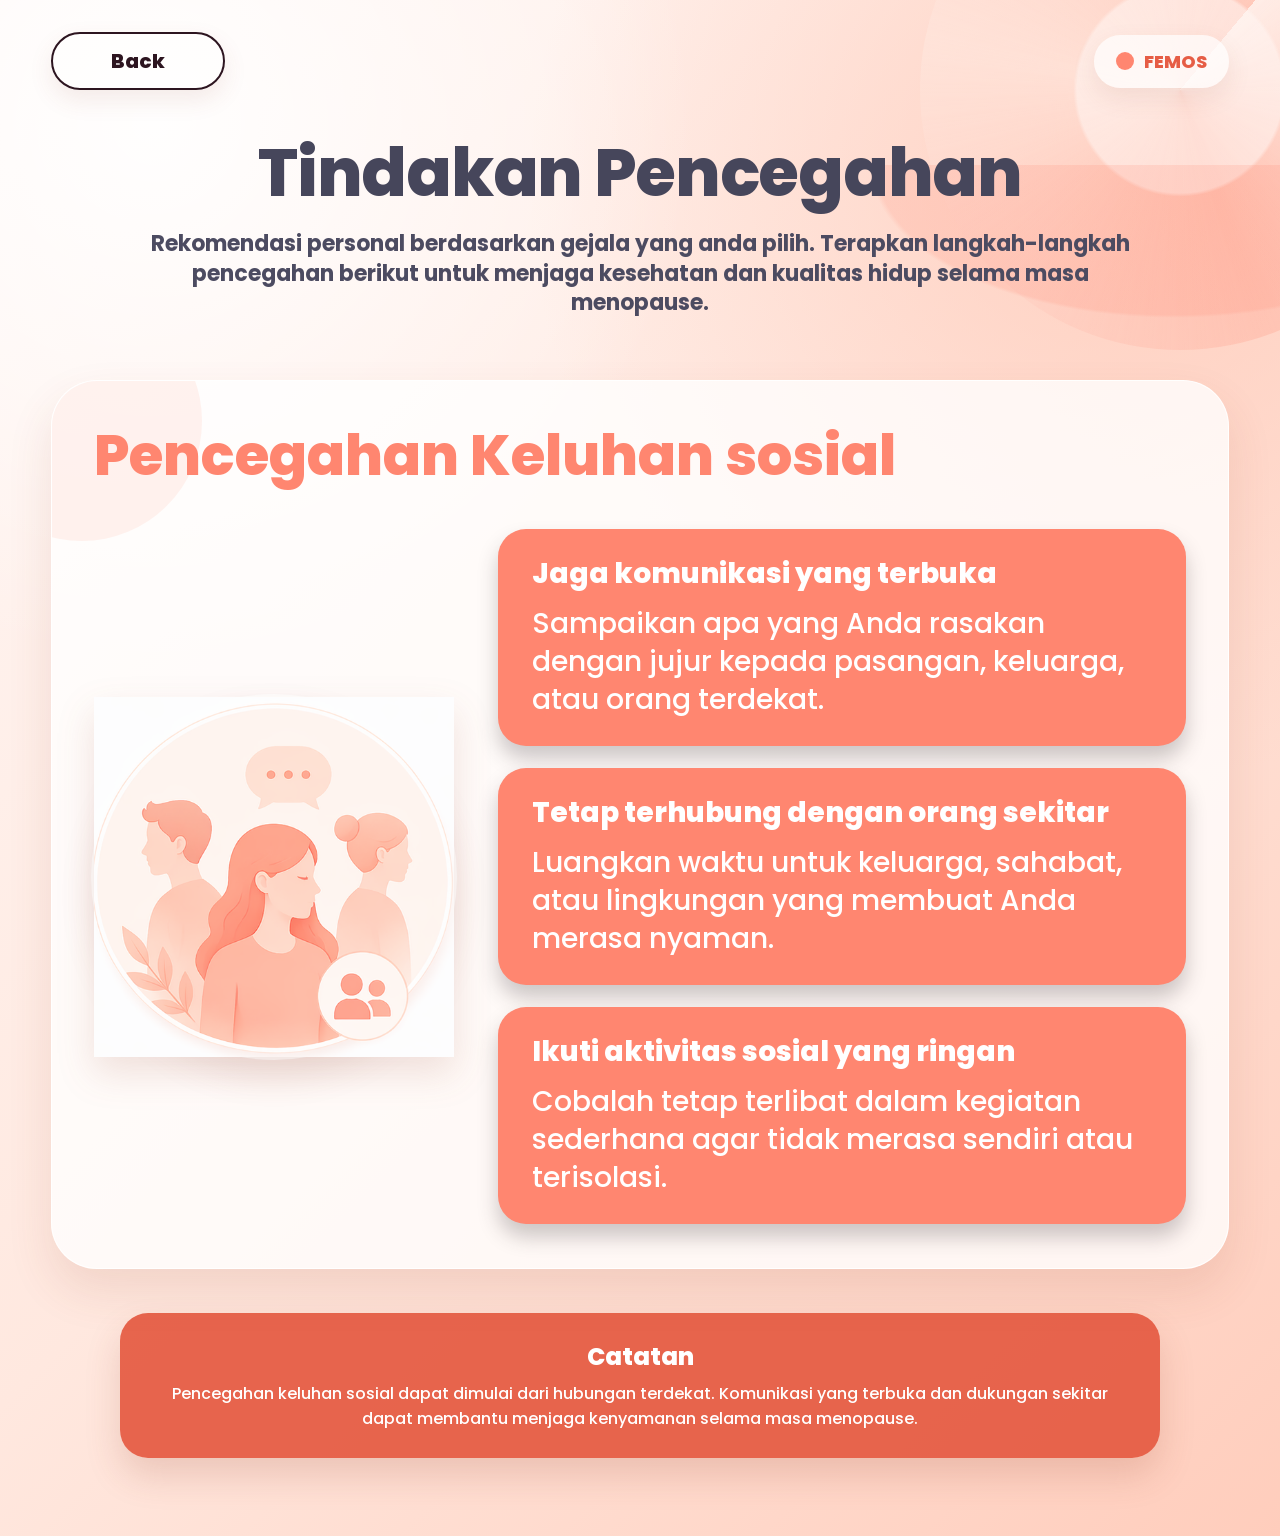
<file: perawatan/sosial.html>
<!DOCTYPE html>
<html lang="id">
<head>
  <meta charset="UTF-8" />
  <meta name="viewport" content="width=device-width, initial-scale=1.0" />

  <title>Perawatan Sosial Menopause - FEMOS</title>

  <link rel="preconnect" href="https://fonts.googleapis.com" />
  <link rel="preconnect" href="https://fonts.gstatic.com" crossorigin />
  <link
    href="https://fonts.googleapis.com/css2?family=Poppins:wght@400;500;600;700;800&display=swap"
    rel="stylesheet"
  />

  <style>
    * {
      margin: 0;
      padding: 0;
      box-sizing: border-box;
      font-family: "Poppins", sans-serif;
    }

    :root {
      --orange: #ff8670;
      --orange-dark: #e65d45;
      --orange-soft: #fff0ea;
      --text: #48485f;
      --blue: #006eaf;
    }

    body {
      min-height: 100vh;
      overflow-x: hidden;
      background:
        radial-gradient(circle at 12% 8%, rgba(255, 255, 255, 0.92), transparent 30%),
        radial-gradient(circle at 88% 12%, rgba(255, 188, 167, 0.56), transparent 34%),
        linear-gradient(135deg, #fff8f6 0%, #ffe8df 50%, #ffcdbc 100%);
      color: var(--text);
    }

    a {
      text-decoration: none;
      color: inherit;
    }

    .page {
      width: 100%;
      min-height: 100vh;
      position: relative;
      overflow: hidden;
      padding: 32px 0 78px;
    }

    .page::before {
      content: "";
      position: absolute;
      width: 520px;
      height: 520px;
      border-radius: 50%;
      right: -160px;
      top: -170px;
      background:
        radial-gradient(circle, rgba(255,255,255,.58) 0 28%, transparent 29%),
        conic-gradient(from 40deg, rgba(255,255,255,.68), rgba(255,134,112,.3), rgba(255,232,223,.76), rgba(255,134,112,.26));
      opacity: .75;
      pointer-events: none;
    }

    .page::after {
      content: "";
      position: absolute;
      width: 620px;
      height: 260px;
      right: -80px;
      top: 165px;
      background: radial-gradient(100% 120% at 70% 0%, rgba(255,134,112,.18) 0 48%, transparent 49%);
      pointer-events: none;
    }

    .container {
      width: 92%;
      max-width: 1440px;
      margin: 0 auto;
      position: relative;
      z-index: 2;
    }

    .topbar {
      display: flex;
      justify-content: space-between;
      align-items: center;
      gap: 18px;
      margin-bottom: 48px;
    }

    .back-btn {
      width: 174px;
      height: 58px;
      border: 2px solid #2d1520;
      border-radius: 999px;
      display: inline-flex;
      align-items: center;
      justify-content: center;
      font-size: 20px;
      font-weight: 800;
      color: #2d1520;
      background: rgba(255,255,255,.6);
      box-shadow: 0 10px 24px rgba(150, 65, 45, .1);
      transition: .3s ease;
    }

    .back-btn:hover {
      background: var(--orange-dark);
      color: white;
      border-color: var(--orange-dark);
      transform: translateY(-2px);
    }

    .brand {
      display: inline-flex;
      align-items: center;
      gap: 10px;
      padding: 13px 22px;
      border-radius: 999px;
      background: rgba(255,255,255,.68);
      box-shadow: 0 10px 24px rgba(150, 65, 45, .1);
      color: var(--orange-dark);
      font-size: 18px;
      font-weight: 800;
    }

    .brand-dot {
      width: 18px;
      height: 18px;
      border-radius: 50%;
      background: var(--orange);
    }

    .hero {
      max-width: 1060px;
      margin: 0 auto 62px;
      text-align: center;
    }

    .hero h1 {
      font-size: 66px;
      line-height: 1.08;
      font-weight: 800;
      color: #46465b;
      letter-spacing: -1.3px;
      margin-bottom: 20px;
    }

    .hero h2 {
      color: var(--blue);
      font-size: 24px;
      line-height: 1.2;
      font-weight: 800;
      margin-bottom: 24px;
    }

    .hero p {
      max-width: 980px;
      margin: 0 auto;
      font-size: 22px;
      line-height: 1.34;
      font-weight: 700;
      color: #4c4b61;
      text-align: center;
    }

    .care-section {
      border-radius: 46px;
      background: rgba(255,255,255,.78);
      border: 1.5px solid rgba(255,255,255,.92);
      box-shadow: 0 22px 46px rgba(150, 65, 45, .12);
      padding: 44px 42px;
      overflow: hidden;
      position: relative;
    }

    .care-section::before {
      content: "";
      position: absolute;
      width: 240px;
      height: 240px;
      border-radius: 50%;
      left: -90px;
      top: -80px;
      background: rgba(255, 134, 112, 0.1);
    }

    .care-section h2 {
      position: relative;
      z-index: 1;
      font-size: 56px;
      line-height: 1.12;
      font-weight: 800;
      color: var(--orange);
      margin-bottom: 42px;
    }

    .care-layout {
      position: relative;
      z-index: 1;
      display: grid;
      grid-template-columns: 360px 1fr;
      gap: 44px;
      align-items: center;
    }

    .visual-card {
      min-height: 430px;
      display: flex;
      align-items: center;
      justify-content: center;
      position: relative;
    }

    .visual-card::before {
      content: "";
      position: absolute;
      width: 360px;
      height: 360px;
      border-radius: 50%;
      background: var(--orange-soft);
      border: 3px solid rgba(255, 255, 255, 0.92);
      box-shadow: 0 18px 34px rgba(150, 65, 45, 0.1);
    }

    .visual-card img {
      position: relative;
      z-index: 1;
      width: 360px;
      height: 360px;
      object-fit: contain;
      filter: drop-shadow(0 16px 18px rgba(150, 65, 45, 0.14));
    }

    .recommendations {
      display: flex;
      flex-direction: column;
      gap: 22px;
    }

    .recommendation-card {
      border-radius: 28px;
      background: var(--orange);
      color: white;
      padding: 28px 34px;
      box-shadow: 0 13px 20px rgba(55, 46, 52, 0.25);
      transition: .3s ease;
    }

    .recommendation-card:hover {
      transform: translateX(8px);
      box-shadow: 0 18px 26px rgba(55, 46, 52, 0.28);
    }

    .recommendation-card h3 {
      font-size: 28px;
      line-height: 1.2;
      font-weight: 800;
      margin-bottom: 14px;
    }

    .recommendation-card p {
      font-size: 28px;
      line-height: 1.35;
      font-weight: 500;
    }

    .note {
      max-width: 1040px;
      margin: 44px auto 0;
      border-radius: 28px;
      padding: 26px 30px;
      background: rgba(230,93,69,.94);
      color: white;
      box-shadow: 0 18px 35px rgba(150,65,45,.18);
      text-align: center;
    }

    .note h3 {
      font-size: 24px;
      margin-bottom: 8px;
      font-weight: 800;
    }

    .note p {
      font-size: 16px;
      line-height: 1.55;
      font-weight: 500;
    }

    @media (max-width: 1100px) {
      .hero {
        max-width: 100%;
        text-align: center;
      }

      .hero h1 {
        font-size: 54px;
      }

      .care-section h2 {
        text-align: center;
        font-size: 46px;
      }

      .care-layout {
        grid-template-columns: 1fr;
        gap: 26px;
      }

      .visual-card {
        min-height: 300px;
      }

      .visual-card::before {
        width: 280px;
        height: 280px;
      }

      .visual-card img {
        width: 280px;
        height: 280px;
      }
    }

    @media (max-width: 700px) {
      .page {
        padding: 22px 0 54px;
      }

      .container {
        width: 92%;
      }

      .topbar {
        margin-bottom: 36px;
        align-items: flex-start;
      }

      .back-btn {
        width: 136px;
        height: 50px;
        font-size: 17px;
      }

      .brand {
        display: none;
      }

      .hero {
        margin-bottom: 40px;
      }

      .hero h1 {
        font-size: 38px;
      }

      .hero h2 {
        font-size: 19px;
      }

      .hero p {
        font-size: 16px;
        line-height: 1.48;
        text-align: center;
      }

      .care-section {
        border-radius: 30px;
        padding: 30px 18px;
      }

      .care-section h2 {
        font-size: 34px;
        margin-bottom: 30px;
      }

      .visual-card {
        min-height: 230px;
      }

      .visual-card::before {
        width: 210px;
        height: 210px;
      }

      .visual-card img {
        width: 210px;
        height: 210px;
      }

      .recommendation-card {
        border-radius: 22px;
        padding: 22px 20px;
      }

      .recommendation-card:hover {
        transform: translateY(-4px);
      }

      .recommendation-card h3 {
        font-size: 21px;
      }

      .recommendation-card p {
        font-size: 18px;
        line-height: 1.45;
      }

      .note {
        padding: 24px 18px;
      }

      .note h3 {
        font-size: 21px;
      }

      .note p {
        font-size: 14px;
      }
    }
  </style>
</head>

<body>
  <main class="page">
    <div class="container">
      <div class="topbar">
        <a href="../selayang-pandang/gejala.html" class="back-btn">Back</a>

        <div class="brand">
          <span class="brand-dot"></span>
          FEMOS
        </div>
      </div>

      <section class="hero">
        <h1>Tindakan Pencegahan</h1>

        <p>
          Rekomendasi personal berdasarkan gejala yang anda pilih. Terapkan langkah-langkah pencegahan berikut untuk menjaga kesehatan dan kualitas hidup selama masa menopause.
        </p>
      </section>

      <section class="care-section">
        <h2>Pencegahan Keluhan sosial</h2>

        <div class="care-layout">
          <div class="visual-card">
            <img src="../img/solusi-sosial/icon-sosial.png" alt="Pencegahan Keluhan Sosial" />
          </div>

          <div class="recommendations">
            <article class="recommendation-card">
              <h3>Jaga komunikasi yang terbuka</h3>
              <p>Sampaikan apa yang Anda rasakan dengan jujur kepada pasangan, keluarga, atau orang terdekat.</p>
            </article>

            <article class="recommendation-card">
              <h3>Tetap terhubung dengan orang sekitar</h3>
              <p>Luangkan waktu untuk keluarga, sahabat, atau lingkungan yang membuat Anda merasa nyaman.</p>
            </article>

            <article class="recommendation-card">
              <h3>Ikuti aktivitas sosial yang ringan</h3>
              <p>Cobalah tetap terlibat dalam kegiatan sederhana agar tidak merasa sendiri atau terisolasi.</p>
            </article>
          </div>
        </div>
      </section>

      <section class="note">
        <h3>Catatan</h3>
        <p>
          Pencegahan keluhan sosial dapat dimulai dari hubungan terdekat. Komunikasi yang terbuka dan dukungan sekitar dapat membantu menjaga kenyamanan selama masa menopause.
        </p>
      </section>
    </div>
  </main>
</body>
</html>
</file>
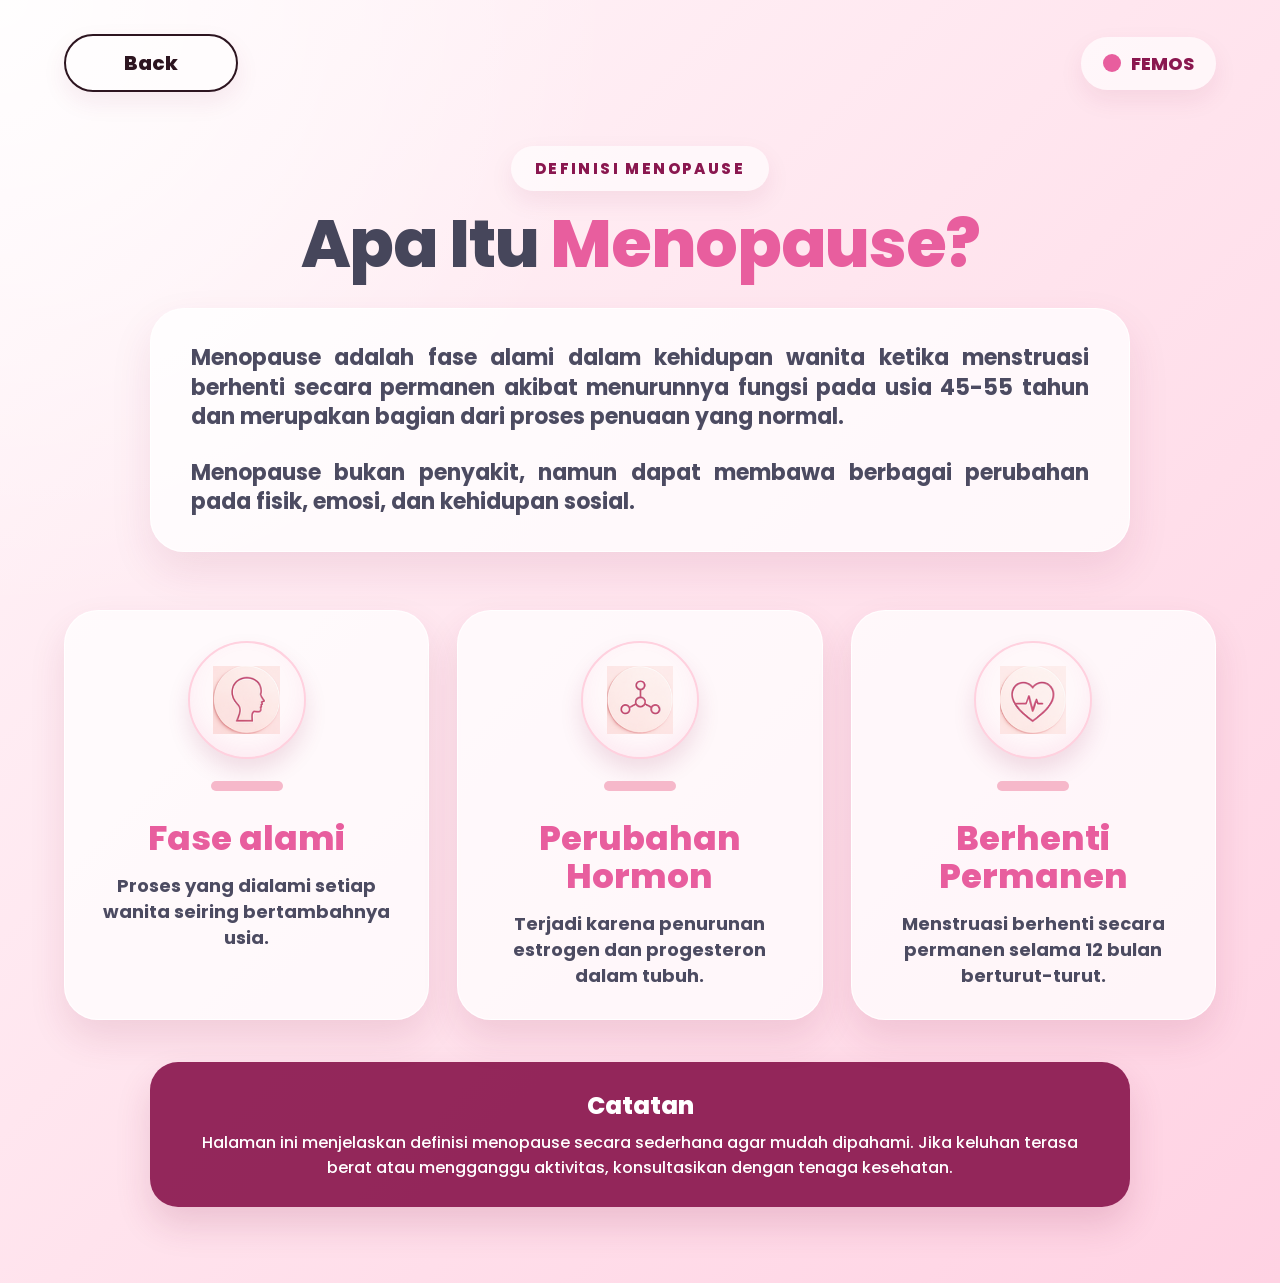
<file: selayang-pandang/definisi.html>
<!DOCTYPE html>
<html lang="id">
<head>
  <meta charset="UTF-8" />
  <meta name="viewport" content="width=device-width, initial-scale=1.0" />

  <title>Definisi Menopause - FEMOS</title>

  <link rel="preconnect" href="https://fonts.googleapis.com" />
  <link rel="preconnect" href="https://fonts.gstatic.com" crossorigin />
  <link
    href="https://fonts.googleapis.com/css2?family=Poppins:wght@400;500;600;700;800&display=swap"
    rel="stylesheet"
  />

  <style>
    * {
      margin: 0;
      padding: 0;
      box-sizing: border-box;
      font-family: "Poppins", sans-serif;
    }

    :root {
      --pink: #e85e9e;
      --dark-pink: #8a174f;
      --soft-pink: #fff0f6;
      --card-pink: #fff7fa;
      --text: #4b4b60;
      --blue: #006eaf;
    }

    body {
      min-height: 100vh;
      overflow-x: hidden;
      background:
        radial-gradient(circle at top left, rgba(255, 255, 255, 0.85), transparent 34%),
        linear-gradient(135deg, #fff7fa 0%, #ffe3ed 52%, #ffd2e3 100%);
      color: var(--text);
    }

    a {
      text-decoration: none;
      color: inherit;
    }

    .page {
      width: 100%;
      min-height: 100vh;
      padding: 34px 0 76px;
    }

    .container {
      width: 90%;
      max-width: 1240px;
      margin: 0 auto;
    }

    .topbar {
      display: flex;
      align-items: center;
      justify-content: space-between;
      gap: 18px;
      margin-bottom: 54px;
    }

    .back-btn {
      width: 174px;
      height: 58px;
      border: 2px solid #2d1520;
      border-radius: 999px;
      display: inline-flex;
      align-items: center;
      justify-content: center;
      font-size: 20px;
      font-weight: 800;
      color: #2d1520;
      background: rgba(255, 255, 255, 0.56);
      box-shadow: 0 10px 24px rgba(139, 29, 76, 0.08);
      transition: 0.3s ease;
    }

    .back-btn:hover {
      background: var(--dark-pink);
      border-color: var(--dark-pink);
      color: white;
      transform: translateY(-2px);
    }

    .brand {
      display: inline-flex;
      align-items: center;
      gap: 10px;
      padding: 13px 22px;
      border-radius: 999px;
      background: rgba(255, 255, 255, 0.68);
      box-shadow: 0 10px 24px rgba(139, 29, 76, 0.08);
      color: var(--dark-pink);
      font-weight: 800;
      font-size: 18px;
    }

    .brand-dot {
      width: 18px;
      height: 18px;
      border-radius: 50%;
      background: var(--pink);
    }

    .hero {
      max-width: 980px;
      margin: 0 auto 58px;
      text-align: center;
    }

    .eyebrow {
      display: inline-block;
      padding: 11px 24px;
      border-radius: 999px;
      background: rgba(255, 255, 255, 0.64);
      color: var(--dark-pink);
      font-size: 15px;
      font-weight: 800;
      letter-spacing: 2.4px;
      text-transform: uppercase;
      margin-bottom: 18px;
      box-shadow: 0 10px 24px rgba(139, 29, 76, 0.08);
    }

    .hero h1 {
      font-size: 66px;
      line-height: 1.08;
      font-weight: 800;
      color: #46465b;
      letter-spacing: -1.3px;
      margin-bottom: 28px;
    }

    .hero h1 span {
      color: var(--pink);
    }

    .description-card {
      width: 100%;
      border-radius: 34px;
      background: rgba(255, 255, 255, 0.76);
      border: 1.5px solid rgba(255, 255, 255, 0.9);
      padding: 34px 40px;
      box-shadow: 0 18px 42px rgba(139, 29, 76, 0.1);
    }

    .description-card h2 {
      color: var(--blue);
      font-size: 24px;
      line-height: 1.2;
      font-weight: 800;
      margin-bottom: 24px;
      text-align: left;
    }

    .description-card p {
      font-size: 22px;
      line-height: 1.34;
      font-weight: 700;
      color: #4c4b61;
      margin-bottom: 26px;
      text-align: justify;
    }

    .description-card p:last-child {
      margin-bottom: 0;
    }

    .card-section {
      margin-top: 34px;
    }

    .card-grid {
      display: grid;
      grid-template-columns: repeat(3, 1fr);
      gap: 28px;
      align-items: stretch;
    }

    .info-card {
      min-height: 360px;
      border-radius: 34px;
      background: rgba(255, 255, 255, 0.75);
      border: 1.5px solid rgba(255, 255, 255, 0.92);
      box-shadow: 0 18px 36px rgba(139, 29, 76, 0.12);
      padding: 30px 26px;
      display: flex;
      flex-direction: column;
      align-items: center;
      text-align: center;
      transition: 0.3s ease;
    }

    .info-card:hover {
      transform: translateY(-8px);
      box-shadow: 0 24px 44px rgba(139, 29, 76, 0.16);
    }

    .icon-wrap {
      width: 118px;
      height: 118px;
      border-radius: 50%;
      background: #fff8fa;
      border: 2px solid #ffd1df;
      box-shadow:
        0 12px 22px rgba(139, 29, 76, 0.13),
        inset 0 -8px 18px rgba(232, 94, 158, 0.08);
      display: flex;
      align-items: center;
      justify-content: center;
      overflow: hidden;
      margin-bottom: 22px;
    }

    .icon-wrap img {
      width: 68px;
      height: 68px;
      object-fit: contain;
    }

    .small-line {
      width: 72px;
      height: 10px;
      border-radius: 999px;
      background: #f6b8ca;
      margin-bottom: 28px;
    }

    .info-card h2 {
      font-size: 34px;
      line-height: 1.12;
      color: var(--pink);
      font-weight: 800;
      margin-bottom: 16px;
    }

    .info-card p {
      font-size: 18px;
      line-height: 1.45;
      font-weight: 700;
      color: #4c4b61;
    }

    .note {
      max-width: 980px;
      margin: 42px auto 0;
      border-radius: 28px;
      padding: 26px 30px;
      background: rgba(138, 23, 79, 0.92);
      color: white;
      box-shadow: 0 18px 35px rgba(139, 29, 76, 0.16);
      text-align: center;
    }

    .note h3 {
      font-size: 24px;
      margin-bottom: 8px;
      font-weight: 800;
    }

    .note p {
      font-size: 16px;
      line-height: 1.55;
      font-weight: 500;
    }

    @media (max-width: 1000px) {
      .container {
        width: 92%;
      }

      .hero h1 {
        font-size: 52px;
      }

      .card-grid {
        grid-template-columns: 1fr;
        max-width: 680px;
        margin: 0 auto;
      }

      .info-card {
        min-height: auto;
      }
    }

    @media (max-width: 640px) {
      .page {
        padding: 22px 0 54px;
      }

      .topbar {
        margin-bottom: 36px;
      }

      .back-btn {
        width: 136px;
        height: 50px;
        font-size: 17px;
      }

      .brand {
        padding: 10px 16px;
        font-size: 15px;
      }

      .brand-dot {
        width: 14px;
        height: 14px;
      }

      .eyebrow {
        font-size: 12px;
        letter-spacing: 1.8px;
        padding: 10px 17px;
      }

      .hero {
        margin-bottom: 40px;
      }

      .hero h1 {
        font-size: 38px;
      }

      .description-card {
        padding: 24px 20px;
        border-radius: 26px;
      }

      .description-card h2 {
        font-size: 19px;
        text-align: center;
      }

      .description-card p {
        font-size: 16px;
        line-height: 1.48;
        text-align: left;
      }

      .info-card {
        border-radius: 28px;
        padding: 26px 20px;
      }

      .icon-wrap {
        width: 94px;
        height: 94px;
      }

      .icon-wrap img {
        width: 56px;
        height: 56px;
      }

      .info-card h2 {
        font-size: 28px;
      }

      .info-card p {
        font-size: 16px;
      }

      .note {
        padding: 24px 18px;
      }

      .note h3 {
        font-size: 21px;
      }

      .note p {
        font-size: 14px;
      }
    }
  </style>
</head>

<body>
  <main class="page">
    <div class="container">
      <div class="topbar">
        <a href="../selayang-pandang.html" class="back-btn">Back</a>

        <div class="brand">
          <span class="brand-dot"></span>
          FEMOS
        </div>
      </div>

      <section class="hero">
        <span class="eyebrow">Definisi Menopause</span>

        <h1>Apa Itu <span>Menopause?</span></h1>

        <div class="description-card">

          <p>
            Menopause adalah fase alami dalam kehidupan wanita ketika menstruasi berhenti secara permanen akibat menurunnya fungsi pada usia 45-55 tahun dan merupakan bagian dari proses penuaan yang normal.
          </p>

          <p>
            Menopause bukan penyakit, namun dapat membawa berbagai perubahan pada fisik, emosi, dan kehidupan sosial.
          </p>
        </div>
      </section>

      <section class="card-section">
        <div class="card-grid">
          <article class="info-card">
            <div class="icon-wrap">
              <img src="../img/icon-definisi.png" alt="Icon Fase Alami" />
            </div>

            <span class="small-line"></span>

            <h2>Fase alami</h2>

            <p>
              Proses yang dialami setiap wanita seiring bertambahnya usia.
            </p>
          </article>

          <article class="info-card">
            <div class="icon-wrap">
              <img src="../img/icon-penyebab.png" alt="Icon Perubahan Hormon" />
            </div>

            <span class="small-line"></span>

            <h2>Perubahan Hormon</h2>

            <p>
              Terjadi karena penurunan estrogen dan progesteron dalam tubuh.
            </p>
          </article>

          <article class="info-card">
            <div class="icon-wrap">
              <img src="../img/icon-gejala.png" alt="Icon Berhenti Permanen" />
            </div>

            <span class="small-line"></span>

            <h2>Berhenti Permanen</h2>

            <p>
              Menstruasi berhenti secara permanen selama 12 bulan berturut-turut.
            </p>
          </article>
        </div>
      </section>

      <section class="note">
        <h3>Catatan</h3>
        <p>
          Halaman ini menjelaskan definisi menopause secara sederhana agar mudah dipahami. Jika keluhan terasa berat atau mengganggu aktivitas, konsultasikan dengan tenaga kesehatan.
        </p>
      </section>
    </div>
  </main>
</body>
</html>
</file>
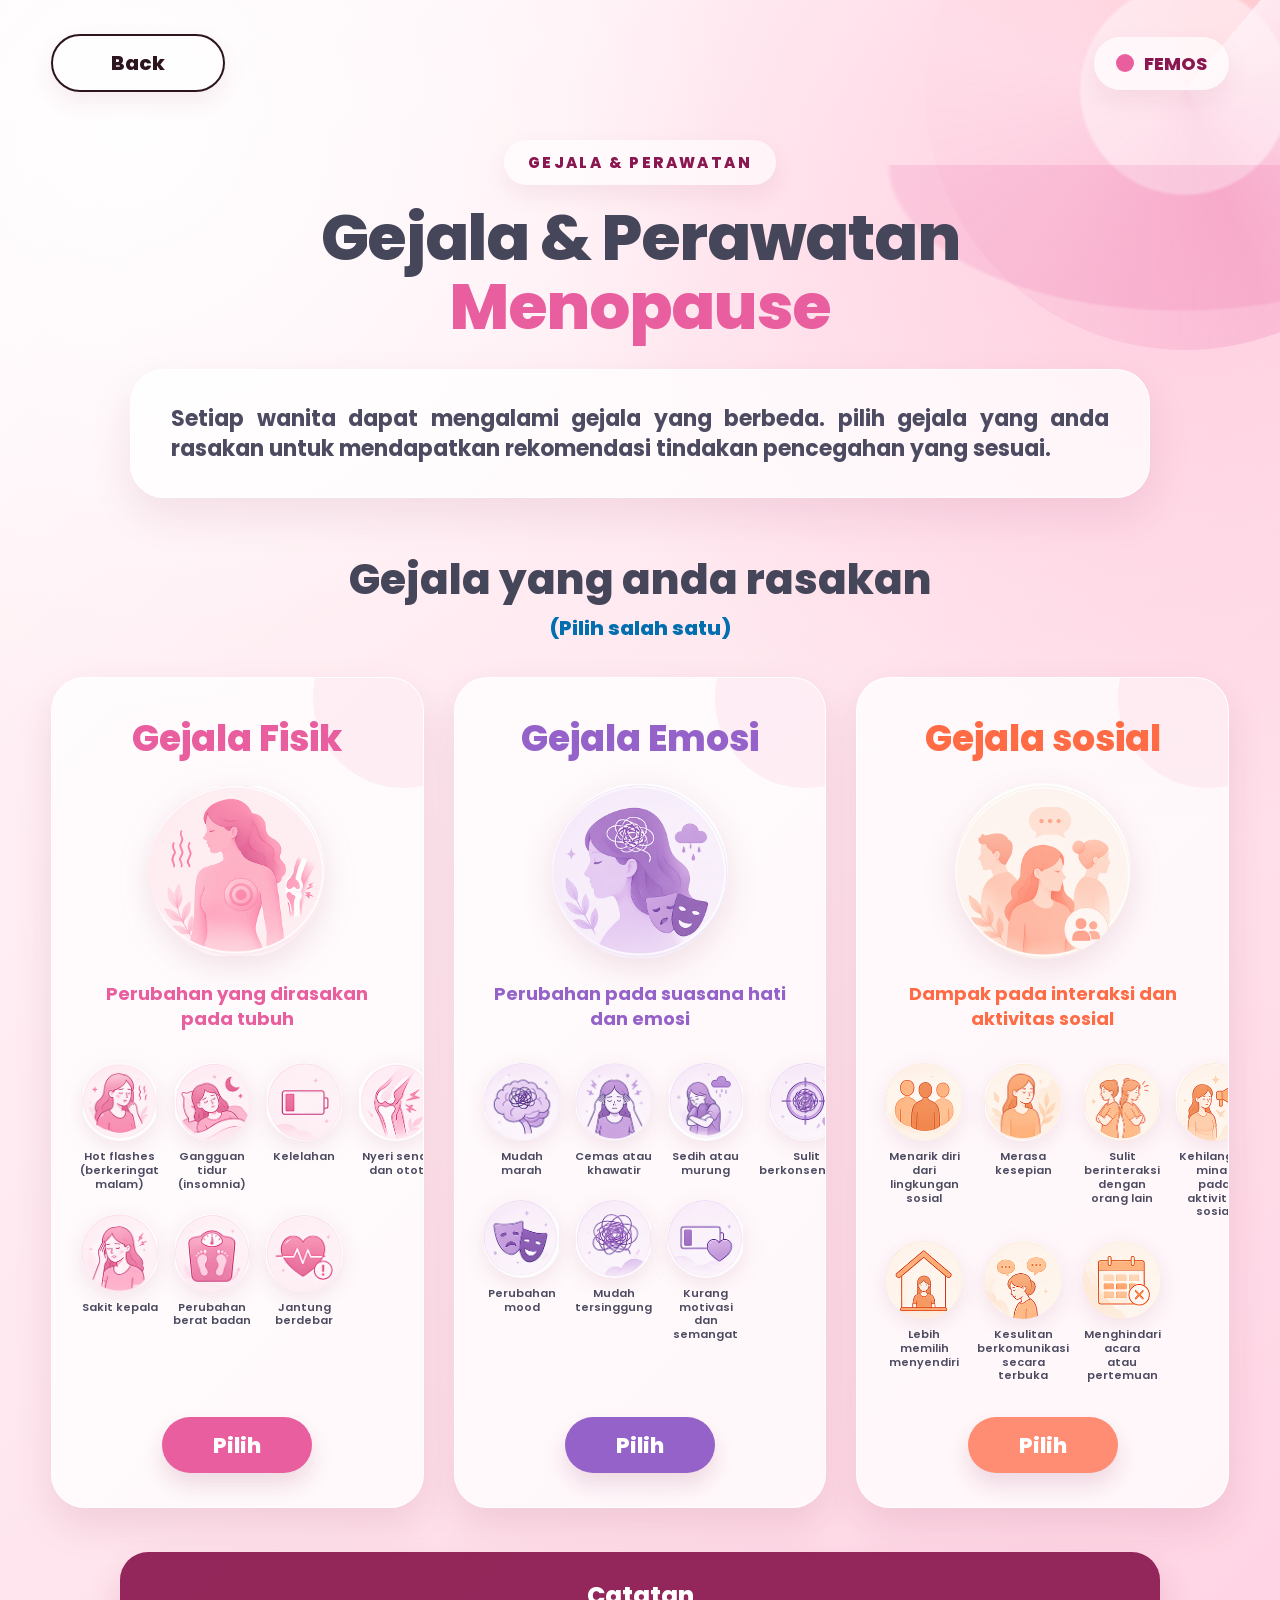
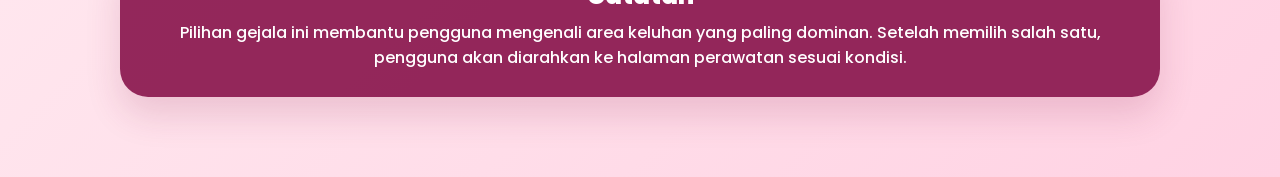
<file: selayang-pandang/gejala.html>
<!DOCTYPE html>
<html lang="id">
<head>
  <meta charset="UTF-8" />
  <meta name="viewport" content="width=device-width, initial-scale=1.0" />

  <title>Gejala & Perawatan Menopause - FEMOS</title>

  <link rel="preconnect" href="https://fonts.googleapis.com" />
  <link rel="preconnect" href="https://fonts.gstatic.com" crossorigin />
  <link
    href="https://fonts.googleapis.com/css2?family=Poppins:wght@400;500;600;700;800&display=swap"
    rel="stylesheet"
  />

  <style>
    * {
      margin: 0;
      padding: 0;
      box-sizing: border-box;
      font-family: "Poppins", sans-serif;
    }

    :root {
      --pink: #e85e9e;
      --pink-dark: #8a174f;
      --purple: #9562c9;
      --orange: #ff8d74;
      --text: #48485f;
      --blue: #006eaf;
      --card: rgba(255, 255, 255, 0.78);
    }

    body {
      min-height: 100vh;
      overflow-x: hidden;
      background:
        radial-gradient(circle at 10% 7%, rgba(255,255,255,.9), transparent 30%),
        radial-gradient(circle at 92% 12%, rgba(255,184,210,.55), transparent 32%),
        linear-gradient(135deg, #fff8fa 0%, #ffe6ee 52%, #ffd2e3 100%);
      color: var(--text);
    }

    a {
      text-decoration: none;
      color: inherit;
    }

    .page {
      width: 100%;
      min-height: 100vh;
      padding: 34px 0 80px;
      position: relative;
      overflow: hidden;
    }

    .page::before {
      content: "";
      position: absolute;
      width: 520px;
      height: 520px;
      border-radius: 50%;
      right: -165px;
      top: -170px;
      background:
        radial-gradient(circle, rgba(255,255,255,.6) 0 28%, transparent 29%),
        conic-gradient(from 40deg, rgba(255,255,255,.65), rgba(232,94,158,.28), rgba(255,221,232,.72), rgba(255,141,116,.24));
      opacity: .7;
      pointer-events: none;
    }

    .page::after {
      content: "";
      position: absolute;
      width: 600px;
      height: 250px;
      right: -80px;
      top: 165px;
      background:
        radial-gradient(100% 120% at 70% 0%, rgba(232,94,158,.18) 0 48%, transparent 49%);
      opacity: .9;
      pointer-events: none;
    }

    .container {
      width: 92%;
      max-width: 1520px;
      margin: 0 auto;
      position: relative;
      z-index: 2;
    }

    .topbar {
      display: flex;
      justify-content: space-between;
      align-items: center;
      gap: 18px;
      margin-bottom: 48px;
    }

    .back-btn {
      width: 174px;
      height: 58px;
      border: 2px solid #2d1520;
      border-radius: 999px;
      display: inline-flex;
      align-items: center;
      justify-content: center;
      font-size: 20px;
      font-weight: 800;
      color: #2d1520;
      background: rgba(255,255,255,.58);
      box-shadow: 0 10px 24px rgba(139,29,76,.08);
      transition: .3s ease;
    }

    .back-btn:hover {
      background: var(--pink-dark);
      color: white;
      border-color: var(--pink-dark);
      transform: translateY(-2px);
    }

    .brand {
      display: inline-flex;
      align-items: center;
      gap: 10px;
      padding: 13px 22px;
      border-radius: 999px;
      background: rgba(255,255,255,.68);
      box-shadow: 0 10px 24px rgba(139,29,76,.08);
      color: var(--pink-dark);
      font-size: 18px;
      font-weight: 800;
    }

    .brand-dot {
      width: 18px;
      height: 18px;
      border-radius: 50%;
      background: var(--pink);
    }

    .hero {
      max-width: 1020px;
      margin: 0 auto 58px;
      text-align: center;
    }

    .eyebrow {
      display: inline-block;
      padding: 11px 24px;
      border-radius: 999px;
      background: rgba(255,255,255,.64);
      color: var(--pink-dark);
      font-size: 15px;
      font-weight: 800;
      letter-spacing: 2.4px;
      text-transform: uppercase;
      margin-bottom: 18px;
      box-shadow: 0 10px 24px rgba(139,29,76,.08);
    }

    .hero h1 {
      font-size: 64px;
      line-height: 1.08;
      font-weight: 800;
      color: #46465b;
      letter-spacing: -1.3px;
      margin-bottom: 28px;
    }

    .hero h1 span {
      color: var(--pink);
    }

    .description-card {
      width: 100%;
      border-radius: 34px;
      background: rgba(255,255,255,.76);
      border: 1.5px solid rgba(255,255,255,.9);
      padding: 34px 40px;
      box-shadow: 0 18px 42px rgba(139,29,76,.1);
    }

    .description-card h2 {
      color: var(--blue);
      font-size: 24px;
      line-height: 1.2;
      font-weight: 800;
      margin-bottom: 24px;
      text-align: left;
    }

    .description-card p {
      font-size: 22px;
      line-height: 1.34;
      font-weight: 700;
      color: #4c4b61;
      text-align: justify;
    }

    .solution-title {
      text-align: center;
      margin-bottom: 34px;
    }

    .solution-title h2 {
      font-size: 42px;
      line-height: 1.16;
      font-weight: 800;
      color: #46465b;
      margin-bottom: 8px;
    }

    .solution-title p {
      font-size: 20px;
      font-weight: 800;
      color: var(--blue);
    }

    .solution-cards {
      display: grid;
      grid-template-columns: repeat(3, 1fr);
      gap: 30px;
      align-items: stretch;
    }

    .solution-card {
      min-height: 790px;
      border-radius: 34px;
      background: var(--card);
      border: 1.5px solid rgba(255,255,255,.92);
      box-shadow: 0 18px 38px rgba(139,29,76,.12);
      padding: 40px 28px 34px;
      text-align: center;
      display: flex;
      flex-direction: column;
      transition: .3s ease;
      overflow: hidden;
      position: relative;
    }

    .solution-card::before {
      content: "";
      position: absolute;
      width: 180px;
      height: 180px;
      border-radius: 50%;
      right: -70px;
      top: -70px;
      background: rgba(232, 94, 158, 0.08);
    }

    .solution-card:hover {
      transform: translateY(-8px);
      box-shadow: 0 26px 48px rgba(139,29,76,.17);
    }

    .solution-card h3 {
      font-size: 36px;
      line-height: 1.14;
      font-weight: 800;
      margin-bottom: 24px;
      position: relative;
      z-index: 1;
    }

    .solution-card.fisik h3,
    .solution-card.fisik .card-desc {
      color: var(--pink);
    }

    .solution-card.emosi h3,
    .solution-card.emosi .card-desc {
      color: var(--purple);
    }

    .solution-card.sosial h3,
    .solution-card.sosial .card-desc {
      color: #ff6b45;
    }

    .main-icon {
      width: 176px;
      height: 176px;
      object-fit: contain;
      margin: 0 auto 22px;
      border-radius: 50%;
      filter: drop-shadow(0 10px 16px rgba(139,29,76,.12));
      position: relative;
      z-index: 1;
    }

    .card-desc {
      font-size: 18px;
      line-height: 1.4;
      font-weight: 700;
      margin-bottom: 32px;
      min-height: 50px;
      position: relative;
      z-index: 1;
    }

    .symptom-grid {
      display: grid;
      grid-template-columns: repeat(4, 1fr);
      gap: 22px 14px;
      margin-bottom: 34px;
      position: relative;
      z-index: 1;
    }

    .symptom-item {
      display: flex;
      flex-direction: column;
      align-items: center;
      gap: 9px;
    }

    .symptom-item img {
      width: 78px;
      height: 78px;
      object-fit: contain;
      border-radius: 50%;
      filter: drop-shadow(0 6px 10px rgba(139,29,76,.1));
    }

    .symptom-item p {
      font-size: 11px;
      line-height: 1.25;
      font-weight: 600;
      color: #4c4b61;
    }

    .btn-pilih {
      width: 150px;
      height: 56px;
      border-radius: 999px;
      display: inline-flex;
      align-items: center;
      justify-content: center;
      margin: auto auto 0;
      color: white;
      font-size: 21px;
      font-weight: 800;
      transition: .3s ease;
      box-shadow: 0 12px 22px rgba(139,29,76,.14);
      position: relative;
      z-index: 1;
    }

    .fisik .btn-pilih {
      background: var(--pink);
    }

    .emosi .btn-pilih {
      background: var(--purple);
    }

    .sosial .btn-pilih {
      background: var(--orange);
    }

    .btn-pilih:hover {
      transform: translateY(-3px);
      filter: brightness(.96);
    }

    .note {
      max-width: 1040px;
      margin: 44px auto 0;
      border-radius: 28px;
      padding: 26px 30px;
      background: rgba(138,23,79,.92);
      color: white;
      box-shadow: 0 18px 35px rgba(139,29,76,.16);
      text-align: center;
    }

    .note h3 {
      font-size: 24px;
      margin-bottom: 8px;
      font-weight: 800;
    }

    .note p {
      font-size: 16px;
      line-height: 1.55;
      font-weight: 500;
    }

    @media (max-width: 1200px) {
      .hero h1 {
        font-size: 54px;
      }

      .solution-cards {
        grid-template-columns: 1fr;
        max-width: 760px;
        margin: 0 auto;
      }

      .solution-card {
        min-height: auto;
      }

      .symptom-grid {
        grid-template-columns: repeat(3, 1fr);
      }
    }

    @media (max-width: 680px) {
      .page {
        padding: 22px 0 54px;
      }

      .container {
        width: 92%;
      }

      .topbar {
        margin-bottom: 36px;
      }

      .back-btn {
        width: 136px;
        height: 50px;
        font-size: 17px;
      }

      .brand {
        padding: 10px 16px;
        font-size: 15px;
      }

      .brand-dot {
        width: 14px;
        height: 14px;
      }

      .eyebrow {
        font-size: 12px;
        letter-spacing: 1.8px;
        padding: 10px 17px;
      }

      .hero {
        margin-bottom: 40px;
      }

      .hero h1 {
        font-size: 36px;
      }

      .description-card {
        padding: 24px 20px;
        border-radius: 26px;
      }

      .description-card h2 {
        font-size: 19px;
        text-align: center;
      }

      .description-card p {
        font-size: 16px;
        line-height: 1.48;
        text-align: left;
      }

      .solution-title h2 {
        font-size: 30px;
      }

      .solution-title p {
        font-size: 16px;
      }

      .solution-card {
        border-radius: 28px;
        padding: 30px 18px;
      }

      .solution-card h3 {
        font-size: 30px;
      }

      .main-icon {
        width: 136px;
        height: 136px;
      }

      .card-desc {
        font-size: 16px;
        min-height: auto;
      }

      .symptom-grid {
        grid-template-columns: repeat(3, 1fr);
        gap: 20px 16px;
      }

      .symptom-item img {
        width: 76px;
        height: 76px;
      }

      .symptom-item p {
        font-size: 12px;
      }

      .btn-pilih {
        width: 138px;
        height: 52px;
        font-size: 18px;
      }

      .note {
        padding: 24px 18px;
      }

      .note h3 {
        font-size: 21px;
      }

      .note p {
        font-size: 14px;
      }
    }
  </style>
</head>

<body>
  <main class="page">
    <div class="container">
      <div class="topbar">
        <a href="../selayang-pandang.html" class="back-btn">Back</a>

        <div class="brand">
          <span class="brand-dot"></span>
          FEMOS
        </div>
      </div>

      <section class="hero">
        <span class="eyebrow">Gejala & Perawatan</span>

        <h1>Gejala & Perawatan <span>Menopause</span></h1>

        <div class="description-card">

          <p>
            Setiap wanita dapat mengalami gejala yang berbeda. pilih gejala yang anda rasakan untuk mendapatkan rekomendasi tindakan pencegahan yang sesuai.
          </p>
        </div>
      </section>

      <section class="section-panduan">
        <div class="solution-title">
          <h2>Gejala yang anda rasakan</h2>
          <p>(Pilih salah satu)</p>
        </div>

        <div class="solution-cards">
          <div class="solution-card fisik">
            <h3>Gejala Fisik</h3>

            <img
              src="../img/solusi-fisik/icon-fisik.png"
              alt="Gejala Fisik"
              class="main-icon"
            />

            <p class="card-desc">
              Perubahan yang dirasakan pada tubuh
            </p>

            <div class="symptom-grid">
              <div class="symptom-item">
                <img src="../img/solusi-fisik/hot-flashes.png" alt="Hot flashes" />
                <p>Hot flashes<br />(berkeringat malam)</p>
              </div>

              <div class="symptom-item">
                <img src="../img/solusi-fisik/gangguan-tidur.png" alt="Gangguan tidur" />
                <p>Gangguan tidur<br />(insomnia)</p>
              </div>

              <div class="symptom-item">
                <img src="../img/solusi-fisik/kelelahan.png" alt="Kelelahan" />
                <p>Kelelahan</p>
              </div>

              <div class="symptom-item">
                <img src="../img/solusi-fisik/nyeri-sendi.png" alt="Nyeri sendi" />
                <p>Nyeri sendi<br />dan otot</p>
              </div>

              <div class="symptom-item">
                <img src="../img/solusi-fisik/sakit-kepala.png" alt="Sakit kepala" />
                <p>Sakit kepala</p>
              </div>

              <div class="symptom-item">
                <img src="../img/solusi-fisik/perubahan-berat-badan.png" alt="Perubahan berat badan" />
                <p>Perubahan<br />berat badan</p>
              </div>

              <div class="symptom-item">
                <img src="../img/solusi-fisik/jantung-berdebar.png" alt="Jantung berdebar" />
                <p>Jantung<br />berdebar</p>
              </div>
            </div>

            <a href="../perawatan/fisik.html" class="btn-pilih">Pilih</a>
          </div>

          <div class="solution-card emosi">
            <h3>Gejala Emosi</h3>

            <img
              src="../img/solusi-emosi/icon-emosi.png"
              alt="Gejala Emosi"
              class="main-icon"
            />

            <p class="card-desc">
              Perubahan pada suasana hati dan emosi
            </p>

            <div class="symptom-grid">
              <div class="symptom-item">
                <img src="../img/solusi-emosi/mudah-marah.png" alt="Mudah marah" />
                <p>Mudah marah</p>
              </div>

              <div class="symptom-item">
                <img src="../img/solusi-emosi/cemas.png" alt="Cemas atau khawatir" />
                <p>Cemas atau<br />khawatir</p>
              </div>

              <div class="symptom-item">
                <img src="../img/solusi-emosi/sedih.png" alt="Sedih atau murung" />
                <p>Sedih atau<br />murung</p>
              </div>

              <div class="symptom-item">
                <img src="../img/solusi-emosi/sulit-berkonsentrasi.png" alt="Sulit berkonsentrasi" />
                <p>Sulit<br />berkonsentrasi</p>
              </div>

              <div class="symptom-item">
                <img src="../img/solusi-emosi/mood.png" alt="Perubahan mood" />
                <p>Perubahan<br />mood</p>
              </div>

              <div class="symptom-item">
                <img src="../img/solusi-emosi/mudah-tersinggung.png" alt="Mudah tersinggung" />
                <p>Mudah<br />tersinggung</p>
              </div>

              <div class="symptom-item">
                <img src="../img/solusi-emosi/kurang-motivasi.png" alt="Kurang motivasi" />
                <p>Kurang motivasi<br />dan semangat</p>
              </div>
            </div>

            <a href="../perawatan/emosi.html" class="btn-pilih">Pilih</a>
          </div>

          <div class="solution-card sosial">
            <h3>Gejala sosial</h3>

            <img
              src="../img/solusi-sosial/icon-sosial.png"
              alt="Gejala Sosial"
              class="main-icon"
            />

            <p class="card-desc">
              Dampak pada interaksi dan aktivitas sosial
            </p>

            <div class="symptom-grid">
              <div class="symptom-item">
                <img src="../img/solusi-sosial/menarik-diri.png" alt="Menarik diri" />
                <p>Menarik diri dari<br />lingkungan sosial</p>
              </div>

              <div class="symptom-item">
                <img src="../img/solusi-sosial/kesepian.png" alt="Merasa kesepian" />
                <p>Merasa<br />kesepian</p>
              </div>

              <div class="symptom-item">
                <img src="../img/solusi-sosial/sulit-berinteraksi.png" alt="Sulit berinteraksi" />
                <p>Sulit berinteraksi<br />dengan orang lain</p>
              </div>

              <div class="symptom-item">
                <img src="../img/solusi-sosial/kehilangan-minat.png" alt="Kehilangan minat" />
                <p>Kehilangan minat<br />pada aktivitas sosial</p>
              </div>

              <div class="symptom-item">
                <img src="../img/solusi-sosial/menyendiri.png" alt="Lebih memilih menyendiri" />
                <p>Lebih memilih<br />menyendiri</p>
              </div>

              <div class="symptom-item">
                <img src="../img/solusi-sosial/kesulita-berkomunikasi.png" alt="Kesulitan berkomunikasi" />
                <p>Kesulitan berkomunikasi<br />secara terbuka</p>
              </div>

              <div class="symptom-item">
                <img src="../img/solusi-sosial/menghindari-acara.png" alt="Menghindari acara" />
                <p>Menghindari acara<br />atau pertemuan</p>
              </div>
            </div>

            <a href="../perawatan/sosial.html" class="btn-pilih">Pilih</a>
          </div>
        </div>
      </section>

      <section class="note">
        <h3>Catatan</h3>
        <p>
          Pilihan gejala ini membantu pengguna mengenali area keluhan yang paling dominan. Setelah memilih salah satu, pengguna akan diarahkan ke halaman perawatan sesuai kondisi.
        </p>
      </section>
    </div>
  </main>
</body>
</html>
</file>
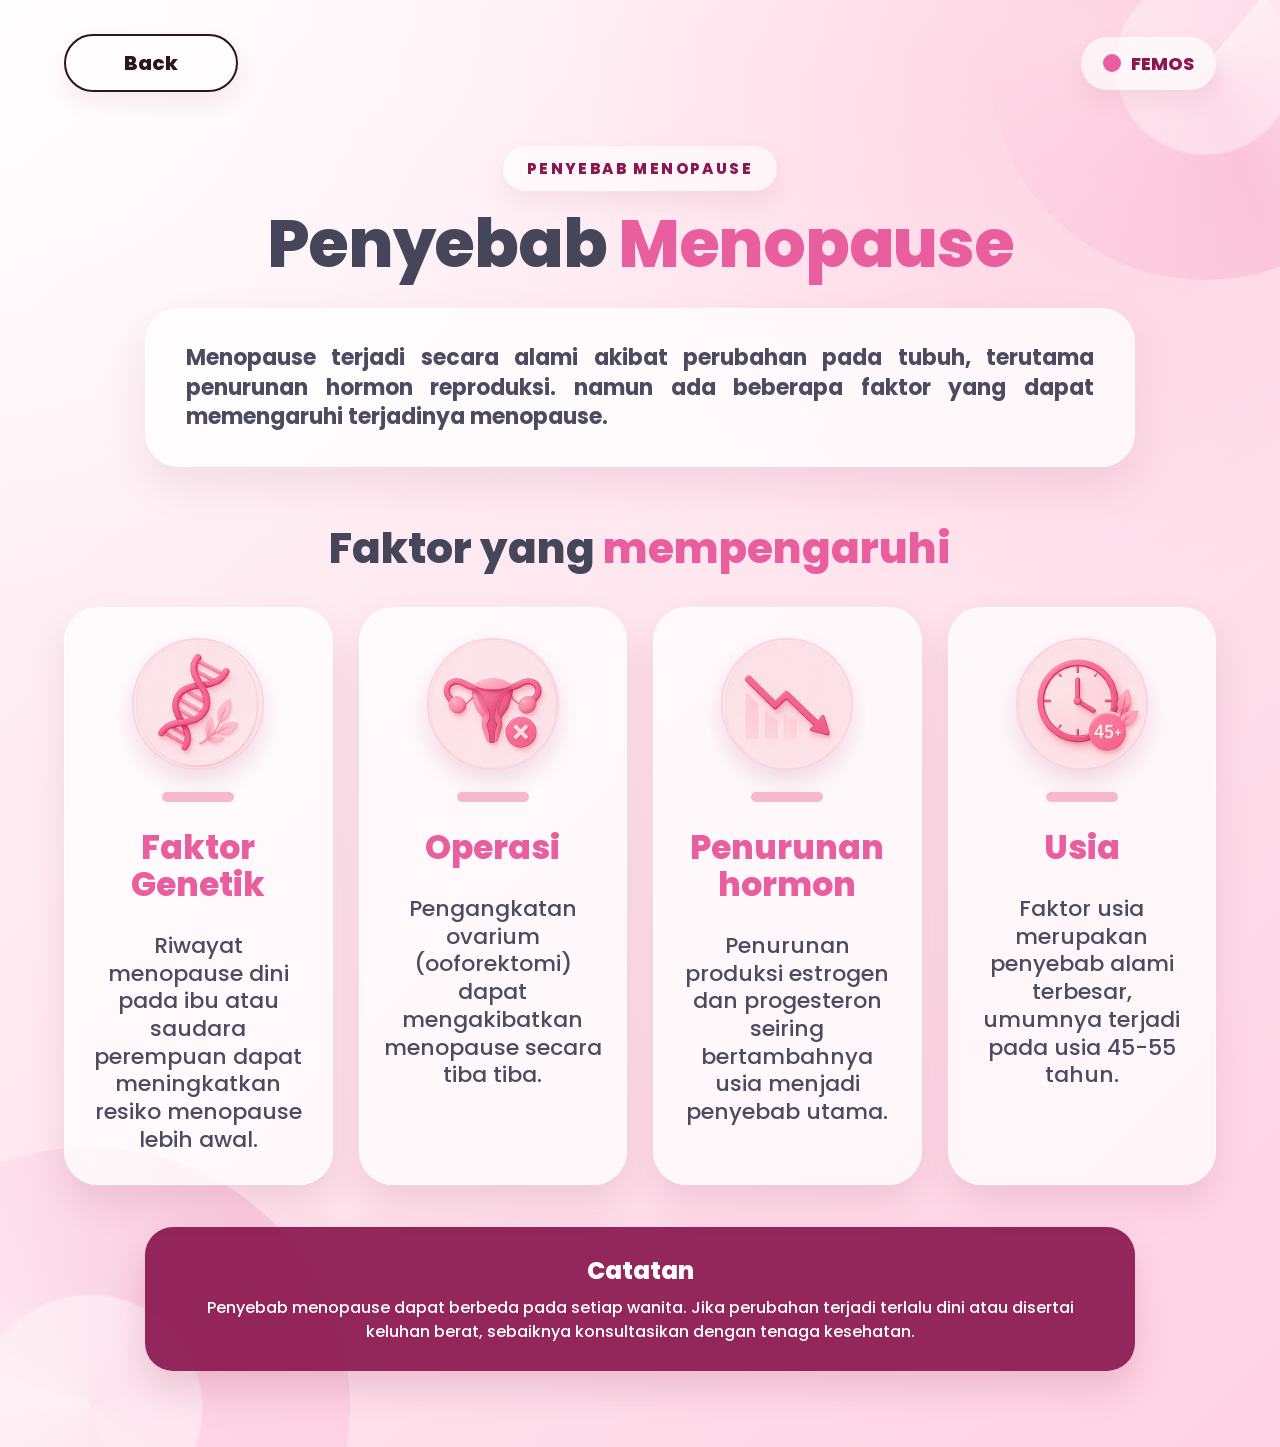
<file: selayang-pandang/penyebab.html>
<!DOCTYPE html>
<html lang="id">
<head>
  <meta charset="UTF-8" />
  <meta name="viewport" content="width=device-width, initial-scale=1.0" />

  <title>Penyebab Menopause - FEMOS</title>

  <link rel="preconnect" href="https://fonts.googleapis.com" />
  <link rel="preconnect" href="https://fonts.gstatic.com" crossorigin />
  <link
    href="https://fonts.googleapis.com/css2?family=Poppins:wght@400;500;600;700;800&display=swap"
    rel="stylesheet"
  />

  <style>
    * {
      margin: 0;
      padding: 0;
      box-sizing: border-box;
      font-family: "Poppins", sans-serif;
    }

    :root {
      --pink: #e85e9e;
      --dark-pink: #8a174f;
      --text: #4b4b60;
      --blue: #006eaf;
    }

    body {
      min-height: 100vh;
      overflow-x: hidden;
      background:
        radial-gradient(circle at top left, rgba(255, 255, 255, 0.88), transparent 34%),
        radial-gradient(circle at 85% 6%, rgba(255, 196, 217, 0.55), transparent 30%),
        linear-gradient(135deg, #fff7fa 0%, #ffe5ee 50%, #ffd2e3 100%);
      color: var(--text);
    }

    a {
      text-decoration: none;
      color: inherit;
    }

    .page {
      width: 100%;
      min-height: 100vh;
      padding: 34px 0 76px;
      position: relative;
      overflow: hidden;
    }

    .page::before {
      content: "";
      position: absolute;
      width: 520px;
      height: 520px;
      border-radius: 50%;
      left: -170px;
      bottom: -220px;
      background:
        radial-gradient(circle, rgba(255,255,255,.56) 0 30%, transparent 31%),
        conic-gradient(from 160deg, rgba(232,94,158,.16), rgba(255,255,255,.5), rgba(232,94,158,.26), rgba(255,216,229,.45));
      opacity: .65;
      pointer-events: none;
    }

    .page::after {
      content: "";
      position: absolute;
      width: 430px;
      height: 430px;
      border-radius: 50%;
      right: -140px;
      top: -150px;
      background:
        radial-gradient(circle, rgba(255,255,255,.55) 0 29%, transparent 30%),
        conic-gradient(from 40deg, rgba(255,255,255,.62), rgba(232,94,158,.25), rgba(255,221,232,.68), rgba(232,94,158,.22));
      opacity: .65;
      pointer-events: none;
    }

    .container {
      width: 90%;
      max-width: 1320px;
      margin: 0 auto;
      position: relative;
      z-index: 2;
    }

    .topbar {
      display: flex;
      align-items: center;
      justify-content: space-between;
      gap: 18px;
      margin-bottom: 54px;
    }

    .back-btn {
      width: 174px;
      height: 58px;
      border: 2px solid #2d1520;
      border-radius: 999px;
      display: inline-flex;
      align-items: center;
      justify-content: center;
      font-size: 20px;
      font-weight: 800;
      color: #2d1520;
      background: rgba(255, 255, 255, 0.56);
      box-shadow: 0 10px 24px rgba(139, 29, 76, 0.08);
      transition: 0.3s ease;
    }

    .back-btn:hover {
      background: var(--dark-pink);
      border-color: var(--dark-pink);
      color: white;
      transform: translateY(-2px);
    }

    .brand {
      display: inline-flex;
      align-items: center;
      gap: 10px;
      padding: 13px 22px;
      border-radius: 999px;
      background: rgba(255, 255, 255, 0.68);
      box-shadow: 0 10px 24px rgba(139, 29, 76, 0.08);
      color: var(--dark-pink);
      font-weight: 800;
      font-size: 18px;
    }

    .brand-dot {
      width: 18px;
      height: 18px;
      border-radius: 50%;
      background: var(--pink);
    }

    .hero {
      max-width: 990px;
      margin: 0 auto 58px;
      text-align: center;
    }

    .eyebrow {
      display: inline-block;
      padding: 11px 24px;
      border-radius: 999px;
      background: rgba(255, 255, 255, 0.64);
      color: var(--dark-pink);
      font-size: 15px;
      font-weight: 800;
      letter-spacing: 2.4px;
      text-transform: uppercase;
      margin-bottom: 18px;
      box-shadow: 0 10px 24px rgba(139, 29, 76, 0.08);
    }

    .hero h1 {
      font-size: 66px;
      line-height: 1.08;
      font-weight: 800;
      color: #46465b;
      letter-spacing: -1.3px;
      margin-bottom: 28px;
    }

    .hero h1 span {
      color: var(--pink);
    }

    .description-card {
      width: 100%;
      border-radius: 34px;
      background: rgba(255, 255, 255, 0.76);
      border: 1.5px solid rgba(255, 255, 255, 0.9);
      padding: 34px 40px;
      box-shadow: 0 18px 42px rgba(139, 29, 76, 0.1);
    }

    .description-card h2 {
      color: var(--blue);
      font-size: 24px;
      line-height: 1.2;
      font-weight: 800;
      margin-bottom: 24px;
      text-align: left;
    }

    .description-card p {
      font-size: 22px;
      line-height: 1.34;
      font-weight: 700;
      color: #4c4b61;
      text-align: justify;
    }

    .factor-title {
      text-align: center;
      font-size: 42px;
      line-height: 1.15;
      font-weight: 800;
      color: #46465b;
      margin-bottom: 34px;
    }

    .factor-title span {
      color: var(--pink);
    }

    .card-grid {
      display: grid;
      grid-template-columns: repeat(4, 1fr);
      gap: 26px;
      align-items: stretch;
    }

    .factor-card {
      min-height: 520px;
      border-radius: 34px;
      background: rgba(255, 255, 255, 0.75);
      border: 1.5px solid rgba(255, 255, 255, 0.92);
      box-shadow: 0 18px 36px rgba(139, 29, 76, 0.12);
      padding: 30px 24px;
      display: flex;
      flex-direction: column;
      align-items: center;
      text-align: center;
      transition: 0.3s ease;
    }

    .factor-card:hover {
      transform: translateY(-8px);
      box-shadow: 0 24px 44px rgba(139, 29, 76, 0.16);
    }

    .icon-wrap {
      width: 132px;
      height: 132px;
      border-radius: 50%;
      background: #fff8fa;
      border: 2px solid #ffd1df;
      box-shadow:
        0 12px 22px rgba(139, 29, 76, 0.13),
        inset 0 -8px 18px rgba(232, 94, 158, 0.08);
      display: flex;
      align-items: center;
      justify-content: center;
      overflow: hidden;
      margin-bottom: 22px;
      padding: 0;
    }

    .icon-wrap img {
      width: 100%;
      height: 100%;
      object-fit: cover;
      border-radius: 50%;
      display: block;
    }

    .small-line {
      width: 72px;
      height: 10px;
      border-radius: 999px;
      background: #f6b8ca;
      margin-bottom: 28px;
    }

    .factor-card h2 {
      font-size: 33px;
      line-height: 1.12;
      color: var(--pink);
      font-weight: 800;
      margin-bottom: 28px;
    }

    .factor-card p {
      font-size: 22px;
      line-height: 1.26;
      font-weight: 500;
      color: #4c4b61;
    }

    .note {
      max-width: 990px;
      margin: 42px auto 0;
      border-radius: 28px;
      padding: 26px 30px;
      background: rgba(138, 23, 79, 0.92);
      color: white;
      box-shadow: 0 18px 35px rgba(139, 29, 76, 0.16);
      text-align: center;
    }

    .note h3 {
      font-size: 24px;
      margin-bottom: 8px;
      font-weight: 800;
    }

    .note p {
      font-size: 16px;
      line-height: 1.55;
      font-weight: 500;
    }

    @media (max-width: 1120px) {
      .container {
        width: 92%;
      }

      .hero h1 {
        font-size: 52px;
      }

      .card-grid {
        grid-template-columns: repeat(2, 1fr);
      }

      .factor-card {
        min-height: 430px;
      }
    }

    @media (max-width: 640px) {
      .page {
        padding: 22px 0 54px;
      }

      .topbar {
        margin-bottom: 36px;
      }

      .back-btn {
        width: 136px;
        height: 50px;
        font-size: 17px;
      }

      .brand {
        padding: 10px 16px;
        font-size: 15px;
      }

      .brand-dot {
        width: 14px;
        height: 14px;
      }

      .eyebrow {
        font-size: 12px;
        letter-spacing: 1.8px;
        padding: 10px 17px;
      }

      .hero {
        margin-bottom: 40px;
      }

      .hero h1 {
        font-size: 38px;
      }

      .description-card {
        padding: 24px 20px;
        border-radius: 26px;
      }

      .description-card h2 {
        font-size: 19px;
        text-align: center;
      }

      .description-card p {
        font-size: 16px;
        line-height: 1.48;
        text-align: left;
      }

      .factor-title {
        font-size: 30px;
      }

      .card-grid {
        grid-template-columns: 1fr;
      }

      .factor-card {
        min-height: auto;
        border-radius: 28px;
        padding: 28px 22px;
      }

      .icon-wrap {
        width: 104px;
        height: 104px;
      }

      .icon-wrap img {
        width: 100%;
        height: 100%;
      }

      .factor-card h2 {
        font-size: 28px;
        margin-bottom: 18px;
      }

      .factor-card p {
        font-size: 17px;
        line-height: 1.4;
      }

      .note {
        padding: 24px 18px;
      }

      .note h3 {
        font-size: 21px;
      }

      .note p {
        font-size: 14px;
      }
    }
  </style>
</head>

<body>
  <main class="page">
    <div class="container">
      <div class="topbar">
        <a href="../selayang-pandang.html" class="back-btn">Back</a>

        <div class="brand">
          <span class="brand-dot"></span>
          FEMOS
        </div>
      </div>

      <section class="hero">
        <span class="eyebrow">Penyebab Menopause</span>

        <h1>Penyebab <span>Menopause</span></h1>

        <div class="description-card">

          <p>
            Menopause terjadi secara alami akibat perubahan pada tubuh, terutama penurunan hormon reproduksi. namun ada beberapa faktor yang dapat memengaruhi terjadinya menopause.
          </p>
        </div>
      </section>

      <section class="factor-section">
        <h2 class="factor-title">Faktor yang <span>mempengaruhi</span></h2>

        <div class="card-grid">
          <article class="factor-card">
            <div class="icon-wrap">
              <img src="../img/icon-faktor-genetik.png" alt="Icon Faktor Genetik" />
            </div>

            <span class="small-line"></span>

            <h2>Faktor Genetik</h2>

            <p>
              Riwayat menopause dini pada ibu atau saudara perempuan dapat meningkatkan resiko menopause lebih awal.
            </p>
          </article>

          <article class="factor-card">
            <div class="icon-wrap">
              <img src="../img/icon-operasi.png" alt="Icon Operasi" />
            </div>

            <span class="small-line"></span>

            <h2>Operasi</h2>

            <p>
              Pengangkatan ovarium (ooforektomi) dapat mengakibatkan menopause secara tiba tiba.
            </p>
          </article>

          <article class="factor-card">
            <div class="icon-wrap">
              <img src="../img/icon-penurunan-hormon.png" alt="Icon Penurunan Hormon" />
            </div>

            <span class="small-line"></span>

            <h2>Penurunan hormon</h2>

            <p>
              Penurunan produksi estrogen dan progesteron seiring bertambahnya usia menjadi penyebab utama.
            </p>
          </article>

          <article class="factor-card">
            <div class="icon-wrap">
              <img src="../img/icon-usia.png" alt="Icon Usia" />
            </div>

            <span class="small-line"></span>

            <h2>Usia</h2>

            <p>
              Faktor usia merupakan penyebab alami terbesar, umumnya terjadi pada usia 45-55 tahun.
            </p>
          </article>
        </div>
      </section>

      <section class="note">
        <h3>Catatan</h3>
        <p>
          Penyebab menopause dapat berbeda pada setiap wanita. Jika perubahan terjadi terlalu dini atau disertai keluhan berat, sebaiknya konsultasikan dengan tenaga kesehatan.
        </p>
      </section>
    </div>
  </main>
</body>
</html>
</file>
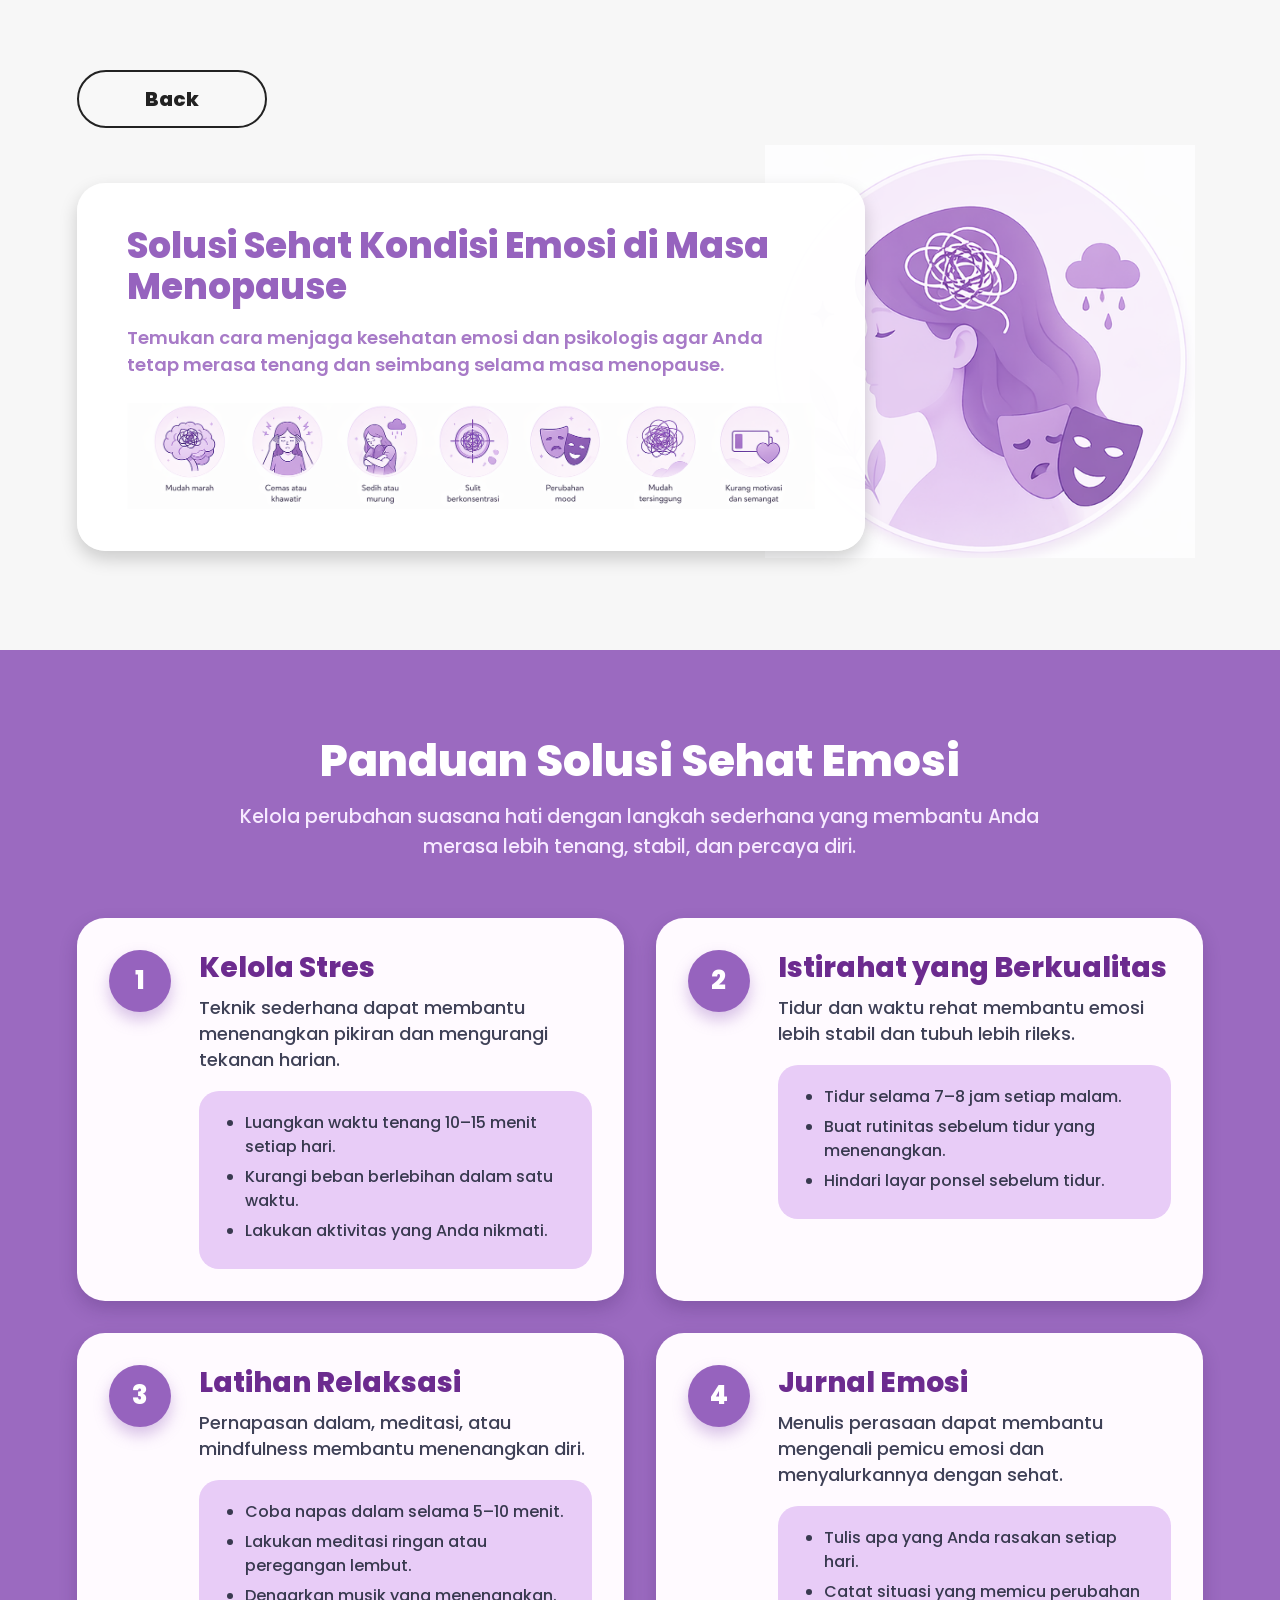
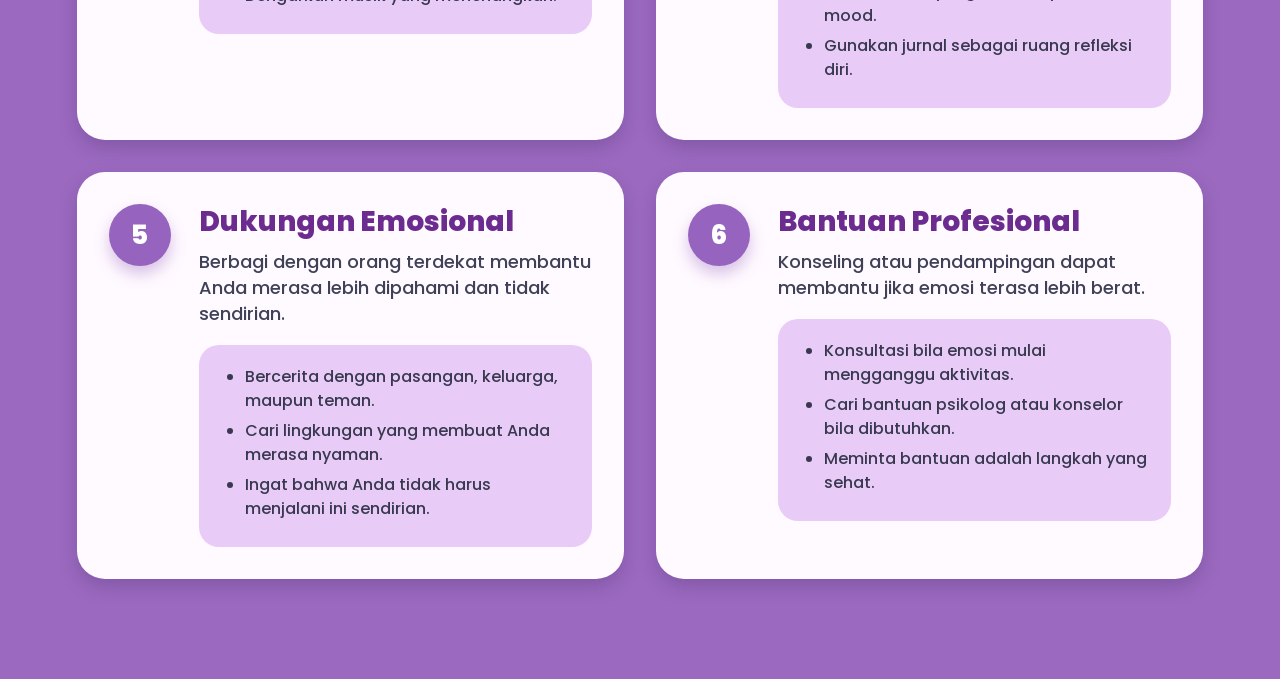
<file: solusi/solusi-emosi.html>
<!DOCTYPE html>
<html lang="id">
<head>
  <meta charset="UTF-8" />
  <meta name="viewport" content="width=device-width, initial-scale=1.0" />

  <title>Solusi Sehat Emosi - FEMOS</title>

  <link rel="preconnect" href="https://fonts.googleapis.com" />
  <link rel="preconnect" href="https://fonts.gstatic.com" crossorigin />
  <link
    href="https://fonts.googleapis.com/css2?family=Poppins:wght@400;500;600;700;800&display=swap"
    rel="stylesheet"
  />
  <link rel="stylesheet" href="../styles/style.css" />

  <style>

    .container {
      width: 88%;
      max-width: 1500px;
      margin: 0 auto;
    }

    /* ================= SECTION SOLUSI SEHAT ================= */

    .section-solusi {
      min-height: 650px;
      background: #f7f7f7;
      position: relative;
      padding: 70px 0 45px;
      overflow: hidden;
    }

    .back-btn {
      width: 190px;
      height: 58px;

      display: inline-flex;
      align-items: center;
      justify-content: center;

      border: 2px solid #222;
      border-radius: 40px;

      font-size: 20px;
      font-weight: 800;
      color: #222;

      background: rgba(255, 255, 255, 0.1);
      transition: 0.3s ease;
      margin-bottom: 55px;
    }

    .back-btn:hover {
      background: #222;
      color: #fff;
      transform: translateY(-2px);
    }

    .solusi-card {
      width: 70%;
      min-height: 350px;

      background: rgba(255, 255, 255, 0.96);
      border-radius: 28px;
      box-shadow: 0 8px 18px rgba(0, 0, 0, 0.18);

      padding: 42px 50px;

      position: relative;
      z-index: 2;
    }

    .solusi-card h1 {
      font-size: 36px;
      line-height: 1.15;
      font-weight: 800;
      color: #9663be;
      margin-bottom: 16px;
    }

    .solusi-card .subtitle {
      font-size: 18px;
      line-height: 1.5;
      color: #a77ac7;
      font-weight: 600;
      margin-bottom: 25px;
    }

    .symptom-banner {
      width: 100%;
      margin-top: 10px;
    }

    .symptom-banner img {
      width: 100%;
      max-width: 1250px;
      height: auto;
      object-fit: contain;
      display: block;
    }

    .hero-illustration {
      position: absolute;
      right: 85px;
      top: 145px;
      width: 430px;
      z-index: 1;
      opacity: 0.98;
    }

    /* ================= SECTION DETAIL ================= */

    .section-detail {
      background: #9b6ac0;
      padding: 85px 0 100px;
    }

    .detail-header {
      text-align: center;
      max-width: 850px;
      margin: 0 auto 55px;
    }

    .detail-header h2 {
      font-size: 44px;
      line-height: 1.2;
      color: #ffffff;
      font-weight: 800;
      margin-bottom: 14px;
    }

    .detail-header p {
      font-size: 19px;
      line-height: 1.6;
      color: #f7eaff;
      font-weight: 500;
    }

    .detail-grid {
      display: grid;
      grid-template-columns: repeat(2, 1fr);
      gap: 32px;
    }

    .detail-card {
      background: #fffaff;
      border-radius: 28px;
      padding: 32px;
      box-shadow: 0 8px 18px rgba(48, 25, 80, 0.22);

      display: grid;
      grid-template-columns: 68px 1fr;
      gap: 22px;
      align-items: flex-start;

      transition: 0.3s ease;
    }

    .detail-card:hover {
      transform: translateY(-6px);
      box-shadow: 0 14px 24px rgba(48, 25, 80, 0.3);
    }

    .number {
      width: 62px;
      height: 62px;
      border-radius: 50%;

      background: #9663be;
      color: white;

      display: flex;
      align-items: center;
      justify-content: center;

      font-size: 26px;
      font-weight: 800;
      box-shadow: 0 8px 15px rgba(150, 99, 190, 0.38);
    }

    .detail-content h3 {
      font-size: 28px;
      line-height: 1.25;
      color: #6c2b8f;
      font-weight: 800;
      margin-bottom: 10px;
    }

    .detail-content .desc {
      font-size: 18px;
      line-height: 1.45;
      color: #3f4157;
      font-weight: 500;
      margin-bottom: 18px;
    }

    .tips-box {
      background: #e8ccf7;
      border-radius: 20px;
      padding: 20px 24px;
    }

    .tips-box ul {
      padding-left: 22px;
    }

    .tips-box li {
      font-size: 16px;
      line-height: 1.5;
      color: #38394f;
      font-weight: 500;
      margin-bottom: 6px;
    }

    /* ================= RESPONSIVE ================= */

    @media (max-width: 1200px) {
      .solusi-card {
        width: 100%;
      }

      .hero-illustration {
        position: static;
        width: 360px;
        margin: 35px auto 0;
      }

      .detail-grid {
        grid-template-columns: 1fr;
      }
    }

    @media (max-width: 768px) {
      .container {
        width: 90%;
      }

      .section-solusi {
        padding: 40px 0 50px;
      }

      .back-btn {
        width: 145px;
        height: 50px;
        font-size: 17px;
        margin-bottom: 35px;
      }

      .solusi-card {
        padding: 30px 22px;
        border-radius: 24px;
      }

      .solusi-card h1 {
        font-size: 31px;
      }

      .solusi-card .subtitle {
        font-size: 15px;
      }

      .section-detail {
        padding: 60px 0 70px;
      }

      .detail-header h2 {
        font-size: 32px;
      }

      .detail-header p {
        font-size: 16px;
      }

      .detail-card {
        grid-template-columns: 1fr;
        padding: 26px 22px;
      }

      .number {
        width: 54px;
        height: 54px;
        font-size: 22px;
      }

      .detail-content h3 {
        font-size: 24px;
      }

      .detail-content .desc {
        font-size: 16px;
      }

      .tips-box li {
        font-size: 14px;
      }
    }
  </style>
</head>

<body>

  <!-- ================= SECTION SOLUSI SEHAT ================= -->
  <section class="section-solusi">

    <div class="container">

      <a href="../edukasi.html" class="back-btn">Back</a>

      <div class="solusi-card">

        <h1>Solusi Sehat Kondisi Emosi di Masa Menopause</h1>

        <p class="subtitle">
          Temukan cara menjaga kesehatan emosi dan psikologis agar Anda tetap
          merasa tenang dan seimbang selama masa menopause.
        </p>

        <div class="symptom-banner">
          <img
            src="../img/solusi-emosi.png"
            alt="Gejala emosi menopause"
          />
        </div>

      </div>

      <img
        src="../img/hero-solusi-emosi.png"
        alt="Ilustrasi Solusi Sehat Emosi"
        class="hero-illustration"
      />

    </div>

  </section>

  <!-- ================= SECTION DETAIL ================= -->
  <section class="section-detail">

    <div class="container">

      <div class="detail-header">
        <h2>Panduan Solusi Sehat Emosi</h2>
        <p>
          Kelola perubahan suasana hati dengan langkah sederhana yang membantu
          Anda merasa lebih tenang, stabil, dan percaya diri.
        </p>
      </div>

      <div class="detail-grid">

        <!-- DETAIL 1 -->
        <div class="detail-card">
          <div class="number">1</div>

          <div class="detail-content">
            <h3>Kelola Stres</h3>

            <p class="desc">
              Teknik sederhana dapat membantu menenangkan pikiran dan mengurangi
              tekanan harian.
            </p>

            <div class="tips-box">
              <ul>
                <li>Luangkan waktu tenang 10–15 menit setiap hari.</li>
                <li>Kurangi beban berlebihan dalam satu waktu.</li>
                <li>Lakukan aktivitas yang Anda nikmati.</li>
              </ul>
            </div>
          </div>
        </div>

        <!-- DETAIL 2 -->
        <div class="detail-card">
          <div class="number">2</div>

          <div class="detail-content">
            <h3>Istirahat yang Berkualitas</h3>

            <p class="desc">
              Tidur dan waktu rehat membantu emosi lebih stabil dan tubuh lebih
              rileks.
            </p>

            <div class="tips-box">
              <ul>
                <li>Tidur selama 7–8 jam setiap malam.</li>
                <li>Buat rutinitas sebelum tidur yang menenangkan.</li>
                <li>Hindari layar ponsel sebelum tidur.</li>
              </ul>
            </div>
          </div>
        </div>

        <!-- DETAIL 3 -->
        <div class="detail-card">
          <div class="number">3</div>

          <div class="detail-content">
            <h3>Latihan Relaksasi</h3>

            <p class="desc">
              Pernapasan dalam, meditasi, atau mindfulness membantu menenangkan
              diri.
            </p>

            <div class="tips-box">
              <ul>
                <li>Coba napas dalam selama 5–10 menit.</li>
                <li>Lakukan meditasi ringan atau peregangan lembut.</li>
                <li>Dengarkan musik yang menenangkan.</li>
              </ul>
            </div>
          </div>
        </div>

        <!-- DETAIL 4 -->
        <div class="detail-card">
          <div class="number">4</div>

          <div class="detail-content">
            <h3>Jurnal Emosi</h3>

            <p class="desc">
              Menulis perasaan dapat membantu mengenali pemicu emosi dan
              menyalurkannya dengan sehat.
            </p>

            <div class="tips-box">
              <ul>
                <li>Tulis apa yang Anda rasakan setiap hari.</li>
                <li>Catat situasi yang memicu perubahan mood.</li>
                <li>Gunakan jurnal sebagai ruang refleksi diri.</li>
              </ul>
            </div>
          </div>
        </div>

        <!-- DETAIL 5 -->
        <div class="detail-card">
          <div class="number">5</div>

          <div class="detail-content">
            <h3>Dukungan Emosional</h3>

            <p class="desc">
              Berbagi dengan orang terdekat membantu Anda merasa lebih dipahami
              dan tidak sendirian.
            </p>

            <div class="tips-box">
              <ul>
                <li>Bercerita dengan pasangan, keluarga, maupun teman.</li>
                <li>Cari lingkungan yang membuat Anda merasa nyaman.</li>
                <li>Ingat bahwa Anda tidak harus menjalani ini sendirian.</li>
              </ul>
            </div>
          </div>
        </div>

        <!-- DETAIL 6 -->
        <div class="detail-card">
          <div class="number">6</div>

          <div class="detail-content">
            <h3>Bantuan Profesional</h3>

            <p class="desc">
              Konseling atau pendampingan dapat membantu jika emosi terasa lebih
              berat.
            </p>

            <div class="tips-box">
              <ul>
                <li>Konsultasi bila emosi mulai mengganggu aktivitas.</li>
                <li>Cari bantuan psikolog atau konselor bila dibutuhkan.</li>
                <li>Meminta bantuan adalah langkah yang sehat.</li>
              </ul>
            </div>
          </div>
        </div>

      </div>

    </div>

  </section>

</body>
</html>
</file>
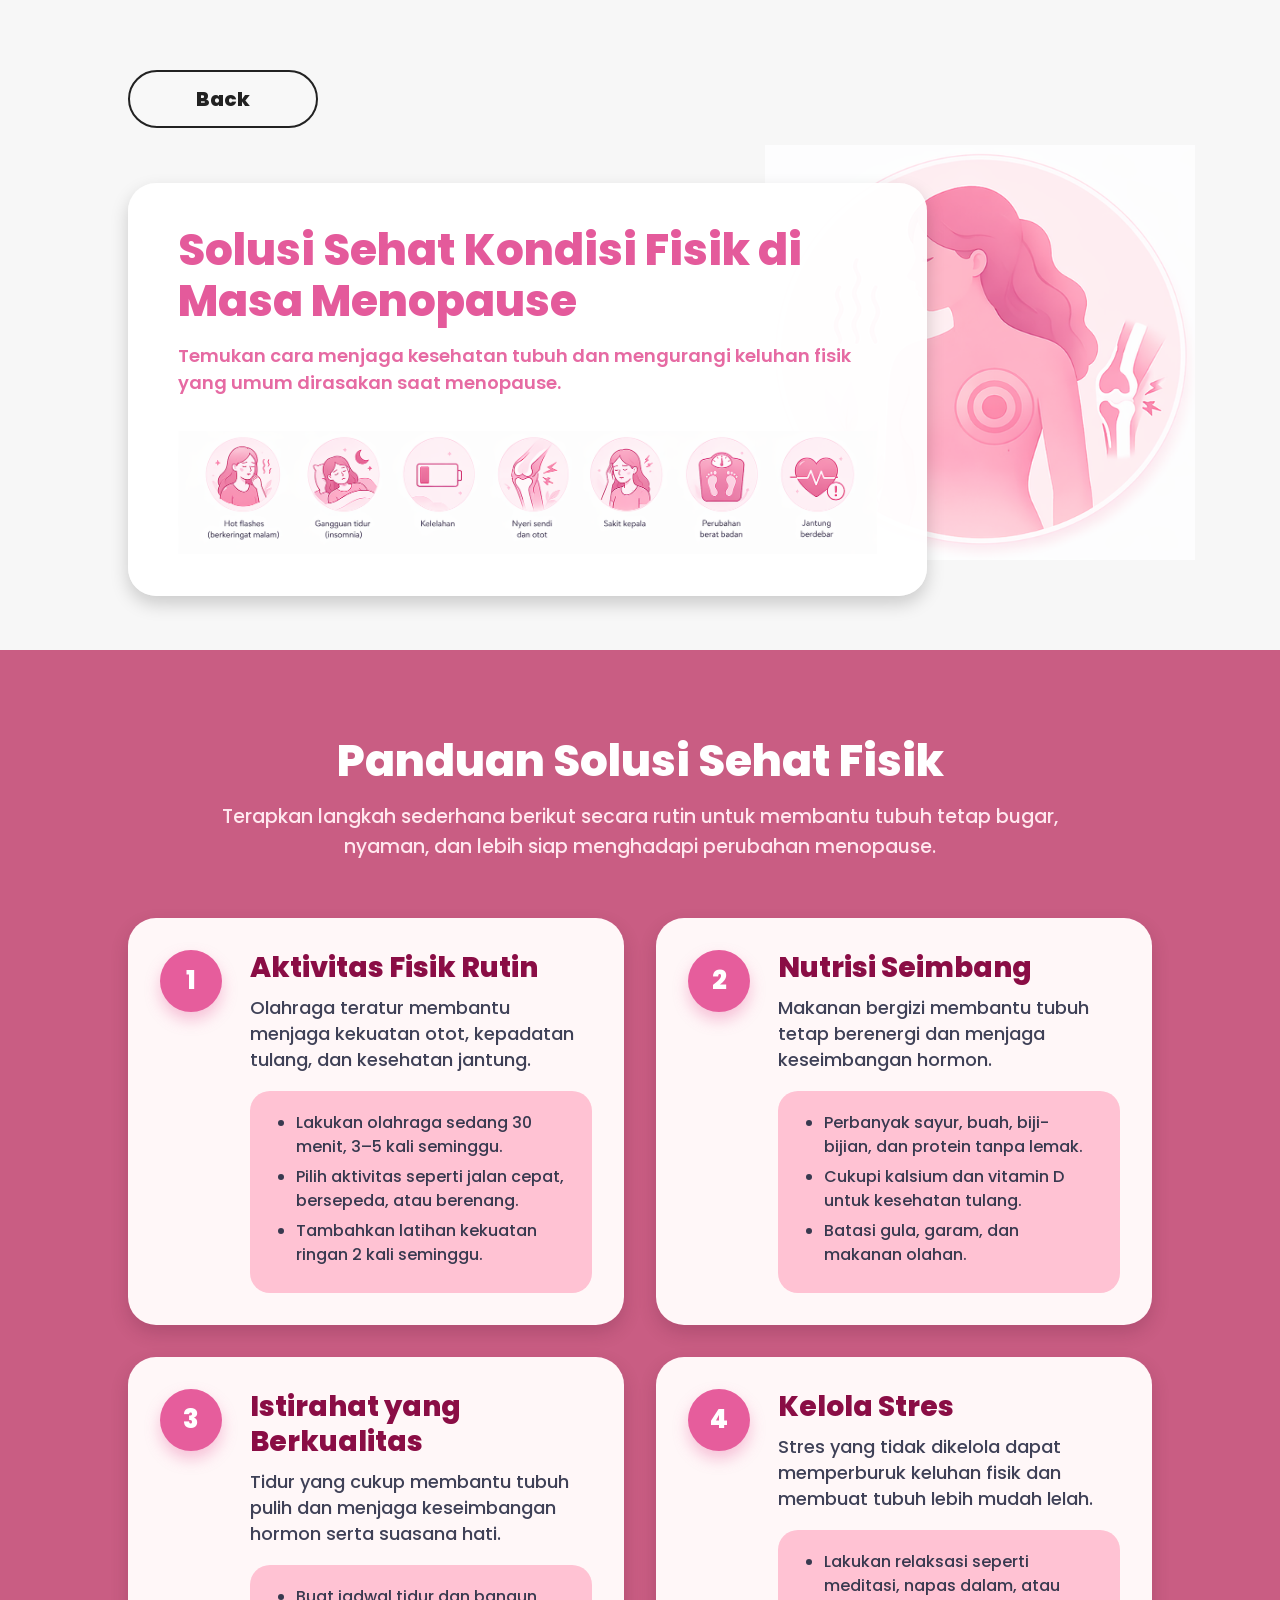
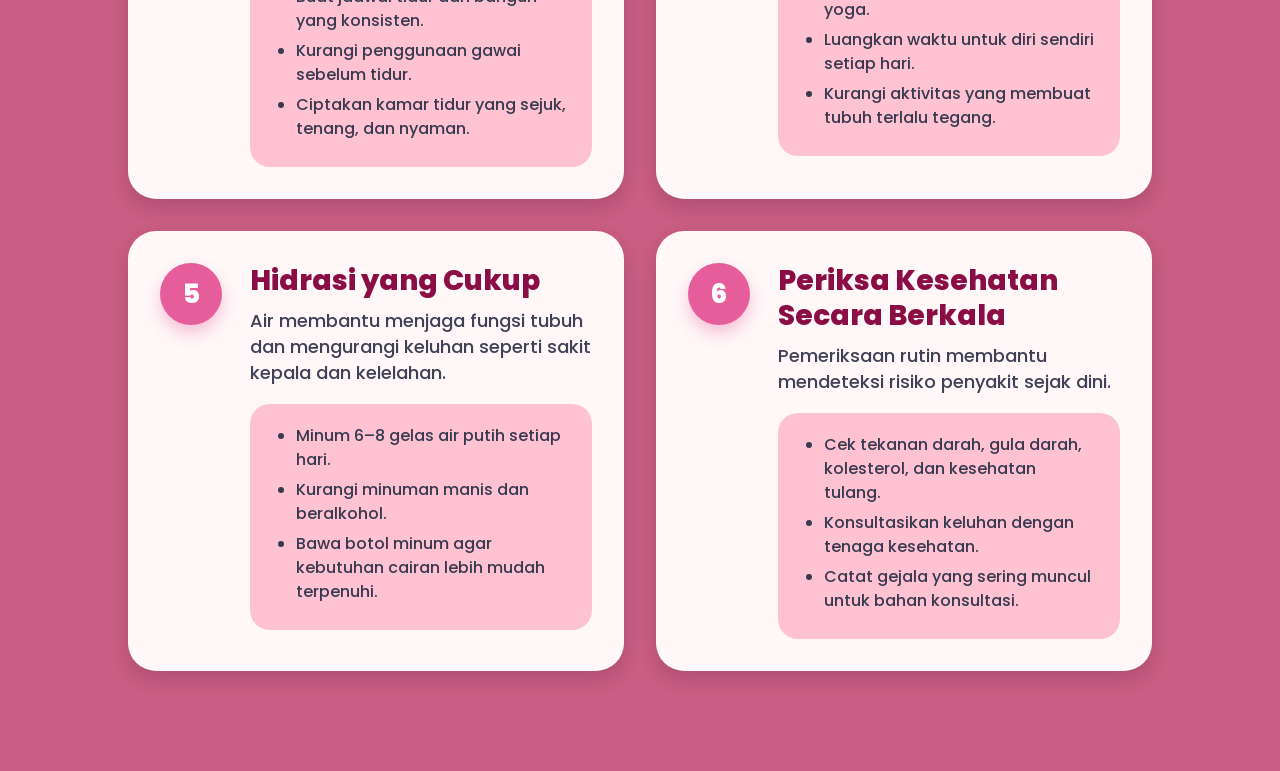
<file: solusi/solusi-fisik.html>
<!DOCTYPE html>
<html lang="id">
<head>
  <meta charset="UTF-8" />
  <meta name="viewport" content="width=device-width, initial-scale=1.0" />

  <title>Solusi Sehat Fisik - FEMOS</title>

  <link rel="preconnect" href="https://fonts.googleapis.com" />
  <link rel="preconnect" href="https://fonts.gstatic.com" crossorigin />
  <link
    href="https://fonts.googleapis.com/css2?family=Poppins:wght@400;500;600;700;800&display=swap"
    rel="stylesheet"
  />
  <link rel="stylesheet" href="../styles/style.css" />

  <style>

    .container {
      width: 80%;
      max-width: 1500px;
      margin: 0 auto;
    }

    /* ================= SECTION SOLUSI SEHAT ================= */

    .section-solusi {
      min-height: 650px;
      background: #f7f7f7;
      position: relative;
      padding: 70px 0 45px;
      overflow: hidden;
    }

    .back-btn {
      width: 190px;
      height: 58px;

      display: inline-flex;
      align-items: center;
      justify-content: center;

      border: 2px solid #222;
      border-radius: 40px;

      font-size: 20px;
      font-weight: 800;
      color: #222;

      background: rgba(255, 255, 255, 0.1);
      transition: 0.3s ease;
      margin-bottom: 55px;
    }

    .back-btn:hover {
      background: #222;
      color: #fff;
      transform: translateY(-2px);
    }

    .solusi-card {
      width: 78%;
      min-height: 350px;

      background: rgba(255, 255, 255, 0.96);
      border-radius: 28px;
      box-shadow: 0 8px 18px rgba(0, 0, 0, 0.18);

      padding: 42px 50px;

      position: relative;
      z-index: 2;
    }

    .solusi-card h1 {
      font-size: 44px;
      line-height: 1.15;
      font-weight: 800;
      color: #e45a9b;
      margin-bottom: 16px;
    }

    .solusi-card .subtitle {
      font-size: 18px;
      line-height: 1.5;
      color: #e66aa3;
      font-weight: 600;
      margin-bottom: 35px;
    }

    .symptom-banner {
    width: 100%;
    margin-top: 10px;
    }

    .symptom-banner img {
    width: 100%;
    max-width: 1250px;
    height: auto;
    object-fit: contain;
    display: block;
    }

    .hero-illustration {
      position: absolute;
      right: 85px;
      top: 145px;
      width: 430px;
      z-index: 1;
      opacity: 0.98;
    }

    /* ================= SECTION DETAIL ================= */

    .section-detail {
      background: #c95d83;
      padding: 85px 0 100px;
    }

    .detail-header {
      text-align: center;
      max-width: 850px;
      margin: 0 auto 55px;
    }

    .detail-header h2 {
      font-size: 44px;
      line-height: 1.2;
      color: #ffffff;
      font-weight: 800;
      margin-bottom: 14px;
    }

    .detail-header p {
      font-size: 19px;
      line-height: 1.6;
      color: #ffe8ef;
      font-weight: 500;
    }

    .detail-grid {
      display: grid;
      grid-template-columns: repeat(2, 1fr);
      gap: 32px;
    }

    .detail-card {
      background: #fff7f8;
      border-radius: 28px;
      padding: 32px;
      box-shadow: 0 8px 18px rgba(75, 20, 45, 0.2);
      display: grid;
      grid-template-columns: 68px 1fr;
      gap: 22px;
      align-items: flex-start;
      transition: 0.3s ease;
    }

    .detail-card:hover {
      transform: translateY(-6px);
      box-shadow: 0 14px 24px rgba(75, 20, 45, 0.28);
    }

    .number {
      width: 62px;
      height: 62px;
      border-radius: 50%;
      background: #e65d9c;
      color: white;

      display: flex;
      align-items: center;
      justify-content: center;

      font-size: 26px;
      font-weight: 800;
      box-shadow: 0 8px 15px rgba(230, 93, 156, 0.35);
    }

    .detail-content h3 {
      font-size: 28px;
      line-height: 1.25;
      color: #8a0d45;
      font-weight: 800;
      margin-bottom: 10px;
    }

    .detail-content .desc {
      font-size: 18px;
      line-height: 1.45;
      color: #3f4157;
      font-weight: 500;
      margin-bottom: 18px;
    }

    .tips-box {
      background: #ffc2d3;
      border-radius: 20px;
      padding: 20px 24px;
    }

    .tips-box ul {
      padding-left: 22px;
    }

    .tips-box li {
      font-size: 16px;
      line-height: 1.5;
      color: #38394f;
      font-weight: 500;
      margin-bottom: 6px;
    }

    /* ================= RESPONSIVE ================= */

    @media (max-width: 1200px) {
      .solusi-card {
        width: 100%;
      }

      .hero-illustration {
        position: static;
        width: 360px;
        margin: 35px auto 0;
      }

      .symptom-row {
        grid-template-columns: repeat(4, 1fr);
      }

      .detail-grid {
        grid-template-columns: 1fr;
      }
    }

    @media (max-width: 768px) {
      .container {
        width: 90%;
      }

      .section-solusi {
        padding: 40px 0 50px;
      }

      .back-btn {
        width: 145px;
        height: 50px;
        font-size: 17px;
        margin-bottom: 35px;
      }

      .solusi-card {
        padding: 30px 22px;
        border-radius: 24px;
      }

      .solusi-card h1 {
        font-size: 31px;
      }

      .solusi-card .subtitle {
        font-size: 15px;
      }

      .symptom-row {
        grid-template-columns: repeat(2, 1fr);
        gap: 24px 18px;
      }

      .symptom-item img {
        width: 90px;
        height: 90px;
      }

      .section-detail {
        padding: 60px 0 70px;
      }

      .detail-header h2 {
        font-size: 32px;
      }

      .detail-header p {
        font-size: 16px;
      }

      .detail-card {
        grid-template-columns: 1fr;
        padding: 26px 22px;
      }

      .number {
        width: 54px;
        height: 54px;
        font-size: 22px;
      }

      .detail-content h3 {
        font-size: 24px;
      }

      .detail-content .desc {
        font-size: 16px;
      }

      .tips-box li {
        font-size: 14px;
      }
    }
  </style>
</head>

<body>

  <!-- ================= SECTION SOLUSI SEHAT ================= -->
  <section class="section-solusi">

    <div class="container">

      <a href="../edukasi.html" class="back-btn">Back</a>

      <div class="solusi-card">

        <h1>Solusi Sehat Kondisi Fisik di Masa Menopause</h1>

        <p class="subtitle">
          Temukan cara menjaga kesehatan tubuh dan mengurangi keluhan fisik
          yang umum dirasakan saat menopause.
        </p>

        <div class="symptom-banner">
        <img
            src="../img/solusi-fisik.png"
            alt="Gejala fisik menopause"
        />
        </div>

      </div>

      <img
        src="../img/hero-solusi-fisik.png"
        alt="Ilustrasi Solusi Sehat Fisik"
        class="hero-illustration"
      />

    </div>

  </section>

  <!-- ================= SECTION DETAIL ================= -->
  <section class="section-detail">

    <div class="container">

      <div class="detail-header">
        <h2>Panduan Solusi Sehat Fisik</h2>
        <p>
          Terapkan langkah sederhana berikut secara rutin untuk membantu tubuh
          tetap bugar, nyaman, dan lebih siap menghadapi perubahan menopause.
        </p>
      </div>

      <div class="detail-grid">

        <!-- DETAIL 1 -->
        <div class="detail-card">
          <div class="number">1</div>

          <div class="detail-content">
            <h3>Aktivitas Fisik Rutin</h3>

            <p class="desc">
              Olahraga teratur membantu menjaga kekuatan otot, kepadatan tulang,
              dan kesehatan jantung.
            </p>

            <div class="tips-box">
              <ul>
                <li>Lakukan olahraga sedang 30 menit, 3–5 kali seminggu.</li>
                <li>Pilih aktivitas seperti jalan cepat, bersepeda, atau berenang.</li>
                <li>Tambahkan latihan kekuatan ringan 2 kali seminggu.</li>
              </ul>
            </div>
          </div>
        </div>

        <!-- DETAIL 2 -->
        <div class="detail-card">
          <div class="number">2</div>

          <div class="detail-content">
            <h3>Nutrisi Seimbang</h3>

            <p class="desc">
              Makanan bergizi membantu tubuh tetap berenergi dan menjaga
              keseimbangan hormon.
            </p>

            <div class="tips-box">
              <ul>
                <li>Perbanyak sayur, buah, biji-bijian, dan protein tanpa lemak.</li>
                <li>Cukupi kalsium dan vitamin D untuk kesehatan tulang.</li>
                <li>Batasi gula, garam, dan makanan olahan.</li>
              </ul>
            </div>
          </div>
        </div>

        <!-- DETAIL 3 -->
        <div class="detail-card">
          <div class="number">3</div>

          <div class="detail-content">
            <h3>Istirahat yang Berkualitas</h3>

            <p class="desc">
              Tidur yang cukup membantu tubuh pulih dan menjaga keseimbangan
              hormon serta suasana hati.
            </p>

            <div class="tips-box">
              <ul>
                <li>Buat jadwal tidur dan bangun yang konsisten.</li>
                <li>Kurangi penggunaan gawai sebelum tidur.</li>
                <li>Ciptakan kamar tidur yang sejuk, tenang, dan nyaman.</li>
              </ul>
            </div>
          </div>
        </div>

        <!-- DETAIL 4 -->
        <div class="detail-card">
          <div class="number">4</div>

          <div class="detail-content">
            <h3>Kelola Stres</h3>

            <p class="desc">
              Stres yang tidak dikelola dapat memperburuk keluhan fisik dan
              membuat tubuh lebih mudah lelah.
            </p>

            <div class="tips-box">
              <ul>
                <li>Lakukan relaksasi seperti meditasi, napas dalam, atau yoga.</li>
                <li>Luangkan waktu untuk diri sendiri setiap hari.</li>
                <li>Kurangi aktivitas yang membuat tubuh terlalu tegang.</li>
              </ul>
            </div>
          </div>
        </div>

        <!-- DETAIL 5 -->
        <div class="detail-card">
          <div class="number">5</div>

          <div class="detail-content">
            <h3>Hidrasi yang Cukup</h3>

            <p class="desc">
              Air membantu menjaga fungsi tubuh dan mengurangi keluhan seperti
              sakit kepala dan kelelahan.
            </p>

            <div class="tips-box">
              <ul>
                <li>Minum 6–8 gelas air putih setiap hari.</li>
                <li>Kurangi minuman manis dan beralkohol.</li>
                <li>Bawa botol minum agar kebutuhan cairan lebih mudah terpenuhi.</li>
              </ul>
            </div>
          </div>
        </div>

        <!-- DETAIL 6 -->
        <div class="detail-card">
          <div class="number">6</div>

          <div class="detail-content">
            <h3>Periksa Kesehatan Secara Berkala</h3>

            <p class="desc">
              Pemeriksaan rutin membantu mendeteksi risiko penyakit sejak dini.
            </p>

            <div class="tips-box">
              <ul>
                <li>Cek tekanan darah, gula darah, kolesterol, dan kesehatan tulang.</li>
                <li>Konsultasikan keluhan dengan tenaga kesehatan.</li>
                <li>Catat gejala yang sering muncul untuk bahan konsultasi.</li>
              </ul>
            </div>
          </div>
        </div>

      </div>

    </div>

  </section>

</body>
</html>
</file>
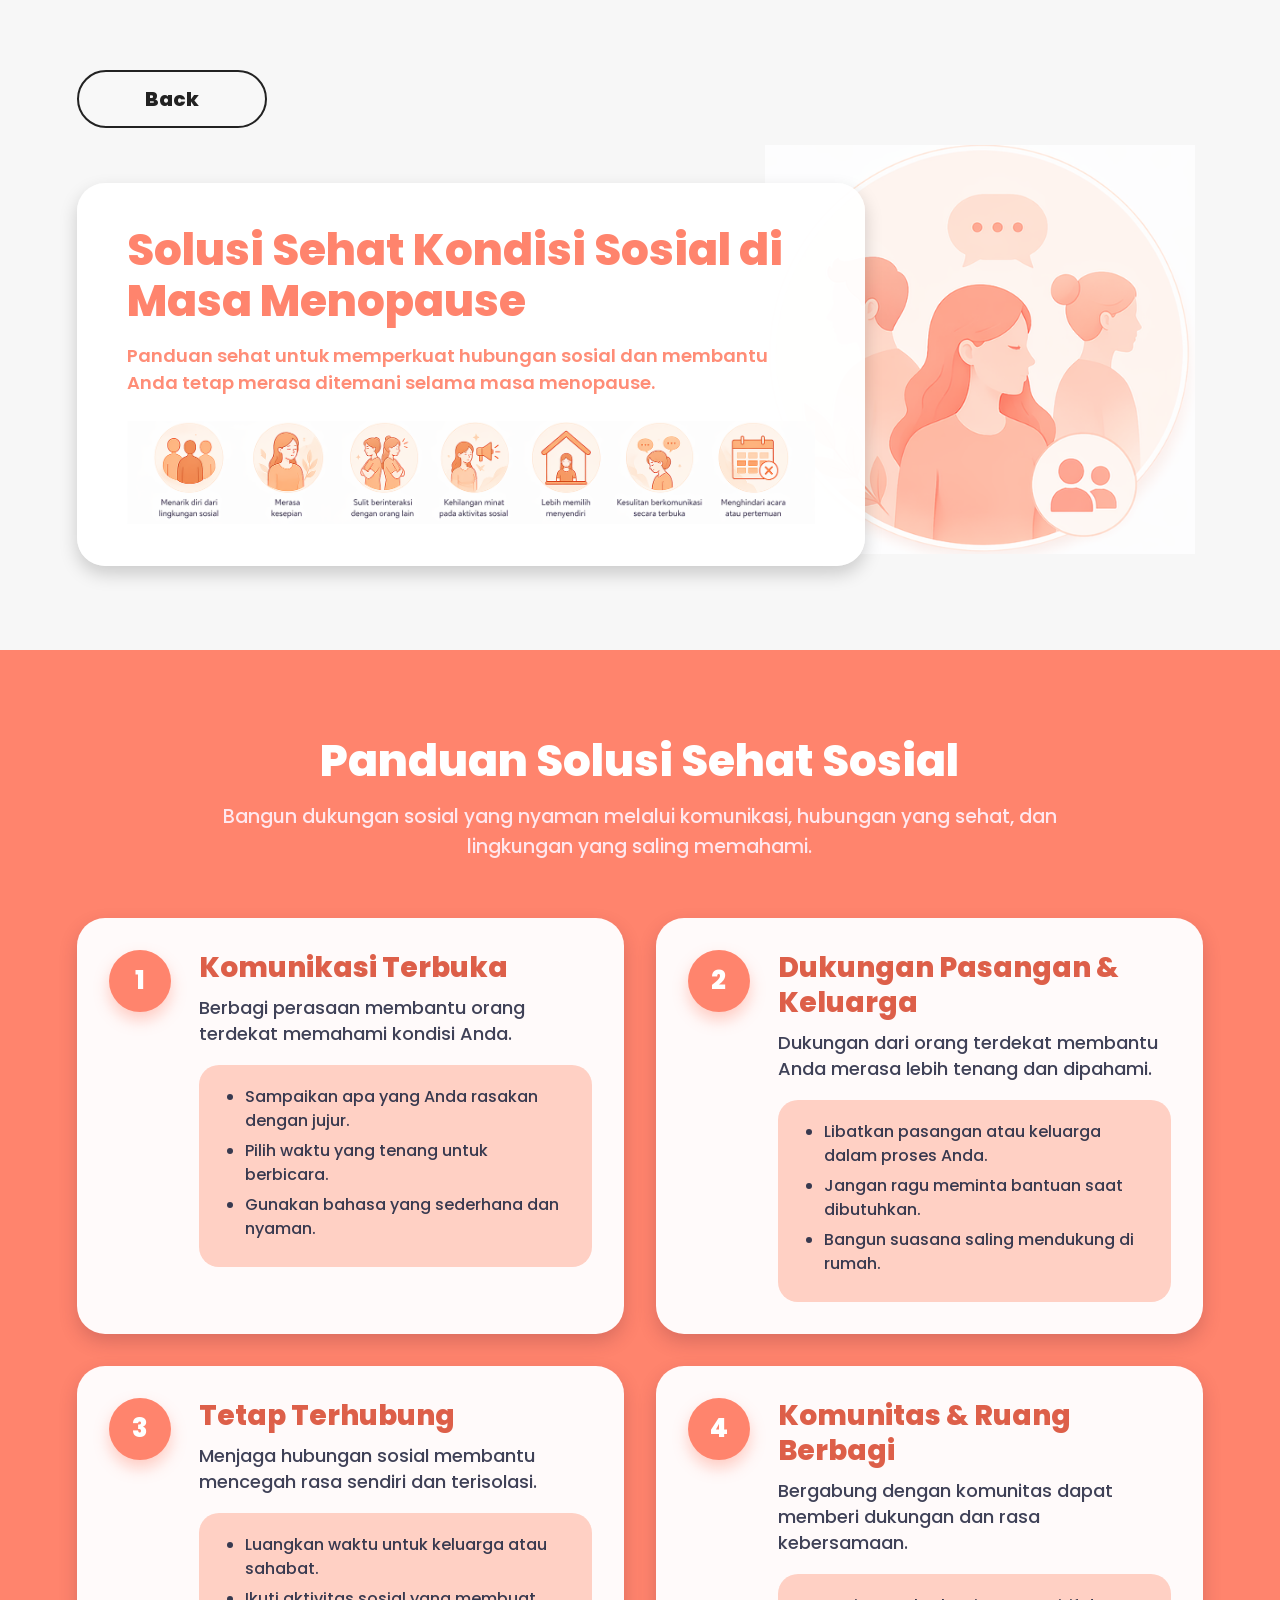
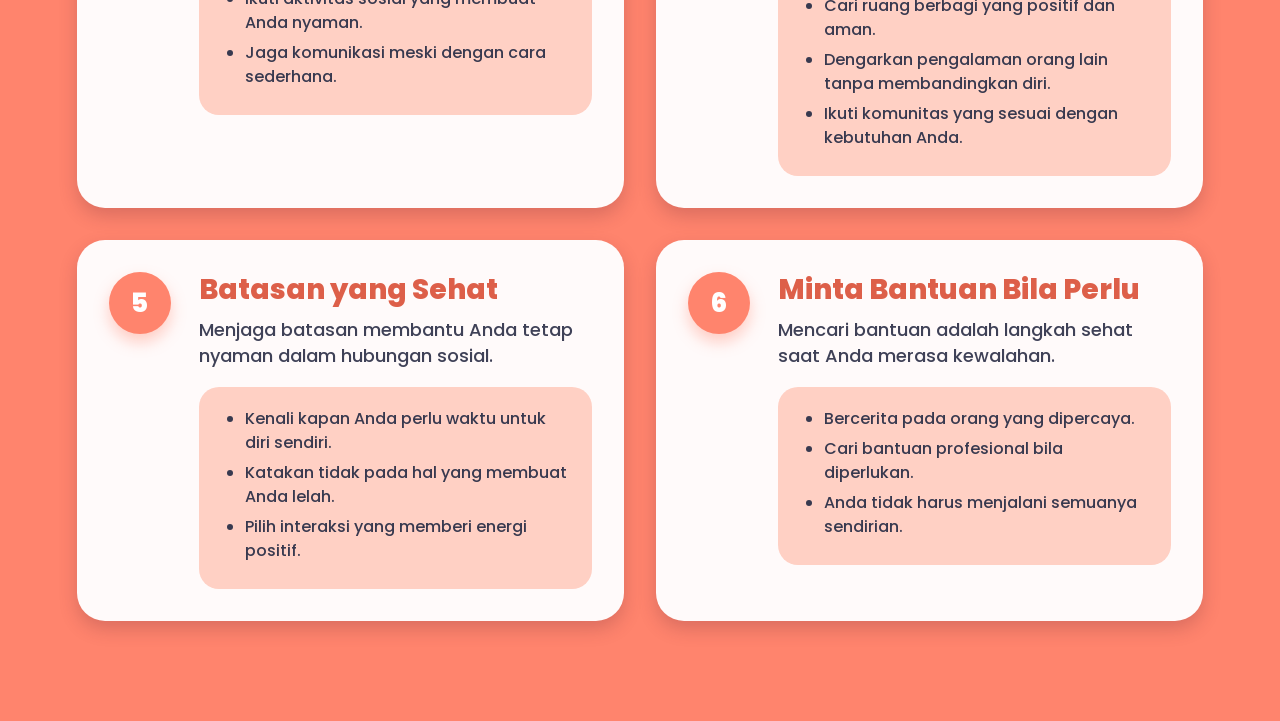
<file: solusi/solusi-sosial.html>
<!DOCTYPE html>
<html lang="id">
<head>
  <meta charset="UTF-8" />
  <meta name="viewport" content="width=device-width, initial-scale=1.0" />

  <title>Solusi Sehat Sosial - FEMOS</title>

  <link rel="preconnect" href="https://fonts.googleapis.com" />
  <link rel="preconnect" href="https://fonts.gstatic.com" crossorigin />
  <link
    href="https://fonts.googleapis.com/css2?family=Poppins:wght@400;500;600;700;800&display=swap"
    rel="stylesheet"
  />
  <link rel="stylesheet" href="../styles/style.css" />

  <style>

    .container {
      width: 88%;
      max-width: 1500px;
      margin: 0 auto;
    }

    /* ================= SECTION SOLUSI SEHAT ================= */

    .section-solusi {
      min-height: 650px;
      background: #f7f7f7;
      position: relative;
      padding: 70px 0 45px;
      overflow: hidden;
    }

    .back-btn {
      width: 190px;
      height: 58px;

      display: inline-flex;
      align-items: center;
      justify-content: center;

      border: 2px solid #222;
      border-radius: 40px;

      font-size: 20px;
      font-weight: 800;
      color: #222;

      background: rgba(255, 255, 255, 0.1);
      transition: 0.3s ease;
      margin-bottom: 55px;
    }

    .back-btn:hover {
      background: #222;
      color: #fff;
      transform: translateY(-2px);
    }

    .solusi-card {
      width: 70%;
      min-height: 350px;

      background: rgba(255, 255, 255, 0.96);
      border-radius: 28px;
      box-shadow: 0 8px 18px rgba(0, 0, 0, 0.18);

      padding: 42px 50px;

      position: relative;
      z-index: 2;
    }

    .solusi-card h1 {
      font-size: 44px;
      line-height: 1.15;
      font-weight: 800;
      color: #ff846d;
      margin-bottom: 16px;
    }

    .solusi-card .subtitle {
      font-size: 18px;
      line-height: 1.5;
      color: #ff8d77;
      font-weight: 600;
      margin-bottom: 25px;
    }

    .symptom-banner {
      width: 100%;
      margin-top: 10px;
    }

    .symptom-banner img {
      width: 100%;
      max-width: 1250px;
      height: auto;
      object-fit: contain;
      display: block;
    }

    .hero-illustration {
      position: absolute;
      right: 85px;
      top: 145px;
      width: 430px;
      z-index: 1;
      opacity: 0.98;
    }

    /* ================= SECTION DETAIL ================= */

    .section-detail {
      background: #ff846d;
      padding: 85px 0 100px;
    }

    .detail-header {
      text-align: center;
      max-width: 850px;
      margin: 0 auto 55px;
    }

    .detail-header h2 {
      font-size: 44px;
      line-height: 1.2;
      color: #ffffff;
      font-weight: 800;
      margin-bottom: 14px;
    }

    .detail-header p {
      font-size: 19px;
      line-height: 1.6;
      color: #ffe8ef;
      font-weight: 500;
    }

    .detail-grid {
      display: grid;
      grid-template-columns: repeat(2, 1fr);
      gap: 32px;
    }

    .detail-card {
      background: #fffafa;
      border-radius: 28px;
      padding: 32px;
      box-shadow: 0 8px 18px rgba(90, 30, 50, 0.22);

      display: grid;
      grid-template-columns: 68px 1fr;
      gap: 22px;
      align-items: flex-start;

      transition: 0.3s ease;
    }

    .detail-card:hover {
      transform: translateY(-6px);
      box-shadow: 0 14px 24px rgba(90, 30, 50, 0.3);
    }

    .number {
      width: 62px;
      height: 62px;
      border-radius: 50%;

      background: #ff846d;
      color: white;

      display: flex;
      align-items: center;
      justify-content: center;

      font-size: 26px;
      font-weight: 800;
      box-shadow: 0 8px 15px rgba(255, 132, 109, 0.38);
    }

    .detail-content h3 {
      font-size: 28px;
      line-height: 1.25;
      color: #dd5f49;
      font-weight: 800;
      margin-bottom: 10px;
    }

    .detail-content .desc {
      font-size: 18px;
      line-height: 1.45;
      color: #3f4157;
      font-weight: 500;
      margin-bottom: 18px;
    }

    .tips-box {
      background: #ffd0c4;
      border-radius: 20px;
      padding: 20px 24px;
    }

    .tips-box ul {
      padding-left: 22px;
    }

    .tips-box li {
      font-size: 16px;
      line-height: 1.5;
      color: #38394f;
      font-weight: 500;
      margin-bottom: 6px;
    }

    /* ================= RESPONSIVE ================= */

    @media (max-width: 1200px) {
      .solusi-card {
        width: 100%;
      }

      .hero-illustration {
        position: static;
        width: 360px;
        margin: 35px auto 0;
      }

      .detail-grid {
        grid-template-columns: 1fr;
      }
    }

    @media (max-width: 768px) {
      .container {
        width: 90%;
      }

      .section-solusi {
        padding: 40px 0 50px;
      }

      .back-btn {
        width: 145px;
        height: 50px;
        font-size: 17px;
        margin-bottom: 35px;
      }

      .solusi-card {
        padding: 30px 22px;
        border-radius: 24px;
      }

      .solusi-card h1 {
        font-size: 31px;
      }

      .solusi-card .subtitle {
        font-size: 15px;
      }

      .section-detail {
        padding: 60px 0 70px;
      }

      .detail-header h2 {
        font-size: 32px;
      }

      .detail-header p {
        font-size: 16px;
      }

      .detail-card {
        grid-template-columns: 1fr;
        padding: 26px 22px;
      }

      .number {
        width: 54px;
        height: 54px;
        font-size: 22px;
      }

      .detail-content h3 {
        font-size: 24px;
      }

      .detail-content .desc {
        font-size: 16px;
      }

      .tips-box li {
        font-size: 14px;
      }
    }
  </style>
</head>

<body>

  <!-- ================= SECTION SOLUSI SEHAT ================= -->
  <section class="section-solusi">

    <div class="container">

      <a href="../edukasi.html" class="back-btn">Back</a>

      <div class="solusi-card">

        <h1>Solusi Sehat Kondisi Sosial di Masa Menopause</h1>

        <p class="subtitle">
          Panduan sehat untuk memperkuat hubungan sosial dan membantu Anda tetap
          merasa ditemani selama masa menopause.
        </p>

        <div class="symptom-banner">
          <img
            src="../img/solusi-sosial.png"
            alt="Gejala sosial menopause"
          />
        </div>

      </div>

      <img
        src="../img/hero-solusi-sosial.png"
        alt="Ilustrasi Solusi Sehat Sosial"
        class="hero-illustration"
      />

    </div>

  </section>

  <!-- ================= SECTION DETAIL ================= -->
  <section class="section-detail">

    <div class="container">

      <div class="detail-header">
        <h2>Panduan Solusi Sehat Sosial</h2>
        <p>
          Bangun dukungan sosial yang nyaman melalui komunikasi, hubungan yang
          sehat, dan lingkungan yang saling memahami.
        </p>
      </div>

      <div class="detail-grid">

        <!-- DETAIL 1 -->
        <div class="detail-card">
          <div class="number">1</div>

          <div class="detail-content">
            <h3>Komunikasi Terbuka</h3>

            <p class="desc">
              Berbagi perasaan membantu orang terdekat memahami kondisi Anda.
            </p>

            <div class="tips-box">
              <ul>
                <li>Sampaikan apa yang Anda rasakan dengan jujur.</li>
                <li>Pilih waktu yang tenang untuk berbicara.</li>
                <li>Gunakan bahasa yang sederhana dan nyaman.</li>
              </ul>
            </div>
          </div>
        </div>

        <!-- DETAIL 2 -->
        <div class="detail-card">
          <div class="number">2</div>

          <div class="detail-content">
            <h3>Dukungan Pasangan & Keluarga</h3>

            <p class="desc">
              Dukungan dari orang terdekat membantu Anda merasa lebih tenang dan
              dipahami.
            </p>

            <div class="tips-box">
              <ul>
                <li>Libatkan pasangan atau keluarga dalam proses Anda.</li>
                <li>Jangan ragu meminta bantuan saat dibutuhkan.</li>
                <li>Bangun suasana saling mendukung di rumah.</li>
              </ul>
            </div>
          </div>
        </div>

        <!-- DETAIL 3 -->
        <div class="detail-card">
          <div class="number">3</div>

          <div class="detail-content">
            <h3>Tetap Terhubung</h3>

            <p class="desc">
              Menjaga hubungan sosial membantu mencegah rasa sendiri dan
              terisolasi.
            </p>

            <div class="tips-box">
              <ul>
                <li>Luangkan waktu untuk keluarga atau sahabat.</li>
                <li>Ikuti aktivitas sosial yang membuat Anda nyaman.</li>
                <li>Jaga komunikasi meski dengan cara sederhana.</li>
              </ul>
            </div>
          </div>
        </div>

        <!-- DETAIL 4 -->
        <div class="detail-card">
          <div class="number">4</div>

          <div class="detail-content">
            <h3>Komunitas & Ruang Berbagi</h3>

            <p class="desc">
              Bergabung dengan komunitas dapat memberi dukungan dan rasa
              kebersamaan.
            </p>

            <div class="tips-box">
              <ul>
                <li>Cari ruang berbagi yang positif dan aman.</li>
                <li>Dengarkan pengalaman orang lain tanpa membandingkan diri.</li>
                <li>Ikuti komunitas yang sesuai dengan kebutuhan Anda.</li>
              </ul>
            </div>
          </div>
        </div>

        <!-- DETAIL 5 -->
        <div class="detail-card">
          <div class="number">5</div>

          <div class="detail-content">
            <h3>Batasan yang Sehat</h3>

            <p class="desc">
              Menjaga batasan membantu Anda tetap nyaman dalam hubungan sosial.
            </p>

            <div class="tips-box">
              <ul>
                <li>Kenali kapan Anda perlu waktu untuk diri sendiri.</li>
                <li>Katakan tidak pada hal yang membuat Anda lelah.</li>
                <li>Pilih interaksi yang memberi energi positif.</li>
              </ul>
            </div>
          </div>
        </div>

        <!-- DETAIL 6 -->
        <div class="detail-card">
          <div class="number">6</div>

          <div class="detail-content">
            <h3>Minta Bantuan Bila Perlu</h3>

            <p class="desc">
              Mencari bantuan adalah langkah sehat saat Anda merasa kewalahan.
            </p>

            <div class="tips-box">
              <ul>
                <li>Bercerita pada orang yang dipercaya.</li>
                <li>Cari bantuan profesional bila diperlukan.</li>
                <li>Anda tidak harus menjalani semuanya sendirian.</li>
              </ul>
            </div>
          </div>
        </div>

      </div>

    </div>

  </section>

</body>
</html>
</file>
<file: styles/style.css>
/* ================= BACK BUTTON ================= */

    .back-btn {
      display: inline-flex;
      align-items: center;
      justify-content: center;

      width: 180px;
      height: 60px;

      border: 2px solid #171717;
      border-radius: 40px;

      font-size: 24px;
      font-weight: 800;
      color: #1e1419;

      background: rgba(255, 255, 255, 0.1);
      transition: 0.3s ease;
    }

    .back-btn:hover {
      background: #171717;
      color: white;
      transform: translateY(-2px);
    }

    * {
      margin: 0;
      padding: 0;
      box-sizing: border-box;
      font-family: "Poppins", sans-serif;
    }

    html {
      scroll-behavior: smooth;
    }

    body {
      overflow-x: hidden;
      background: #f4f4f4;
      color: #34364f;
    }

    a {
      text-decoration: none;
      color: inherit;
    }

    img {
      width: 100%;
      display: block;
    }
</file>
